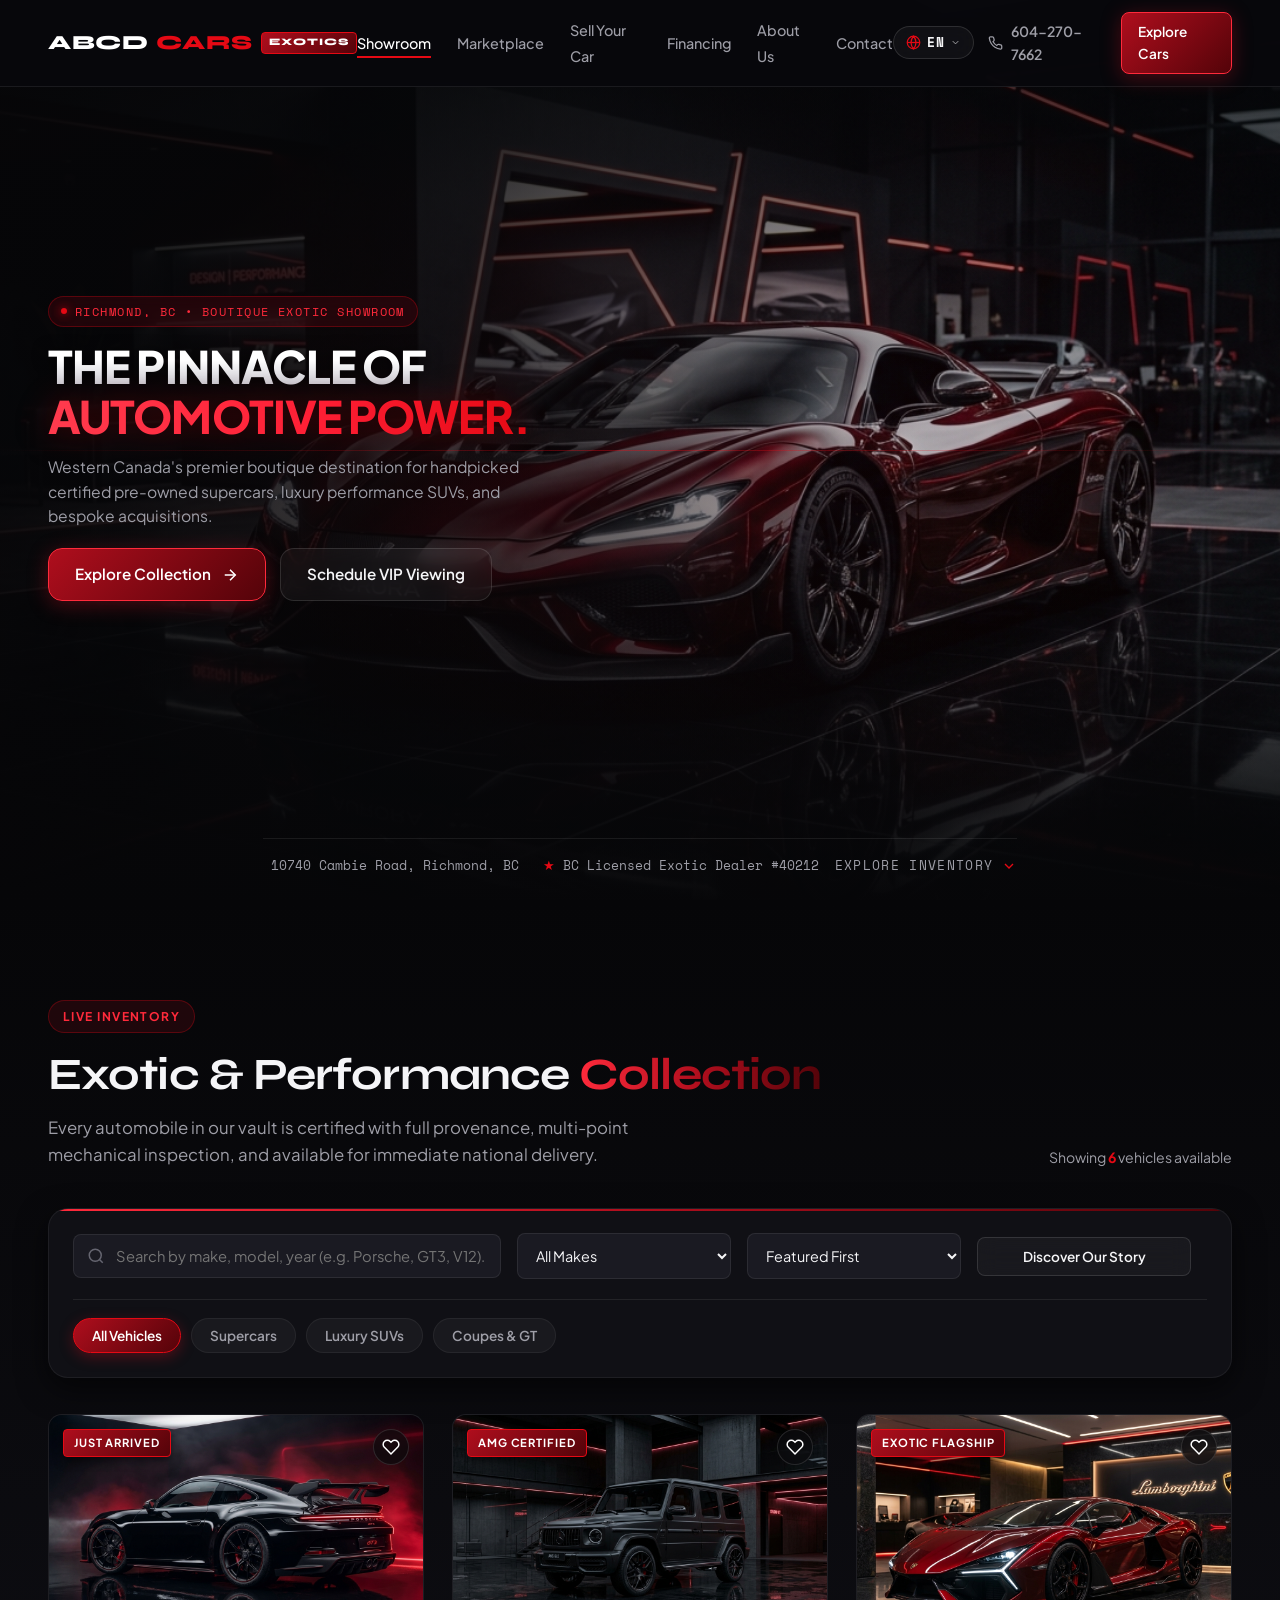
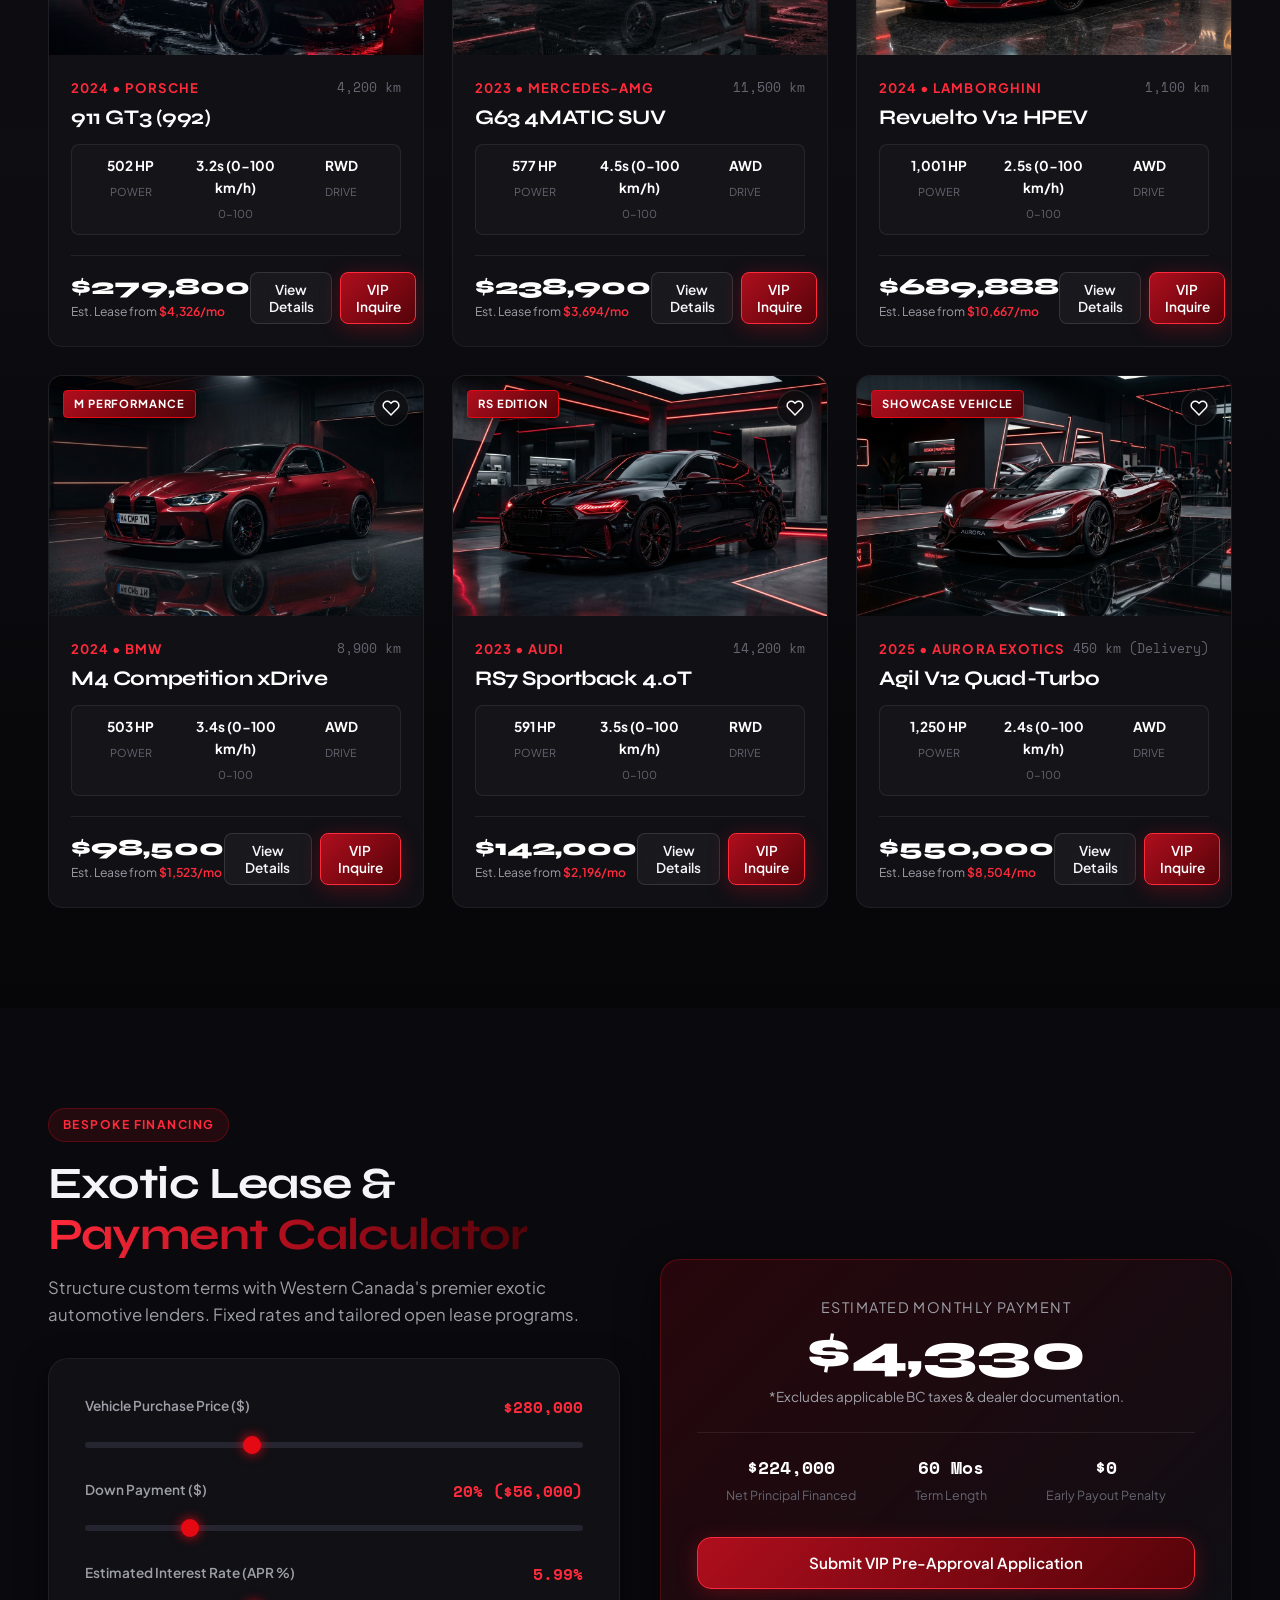
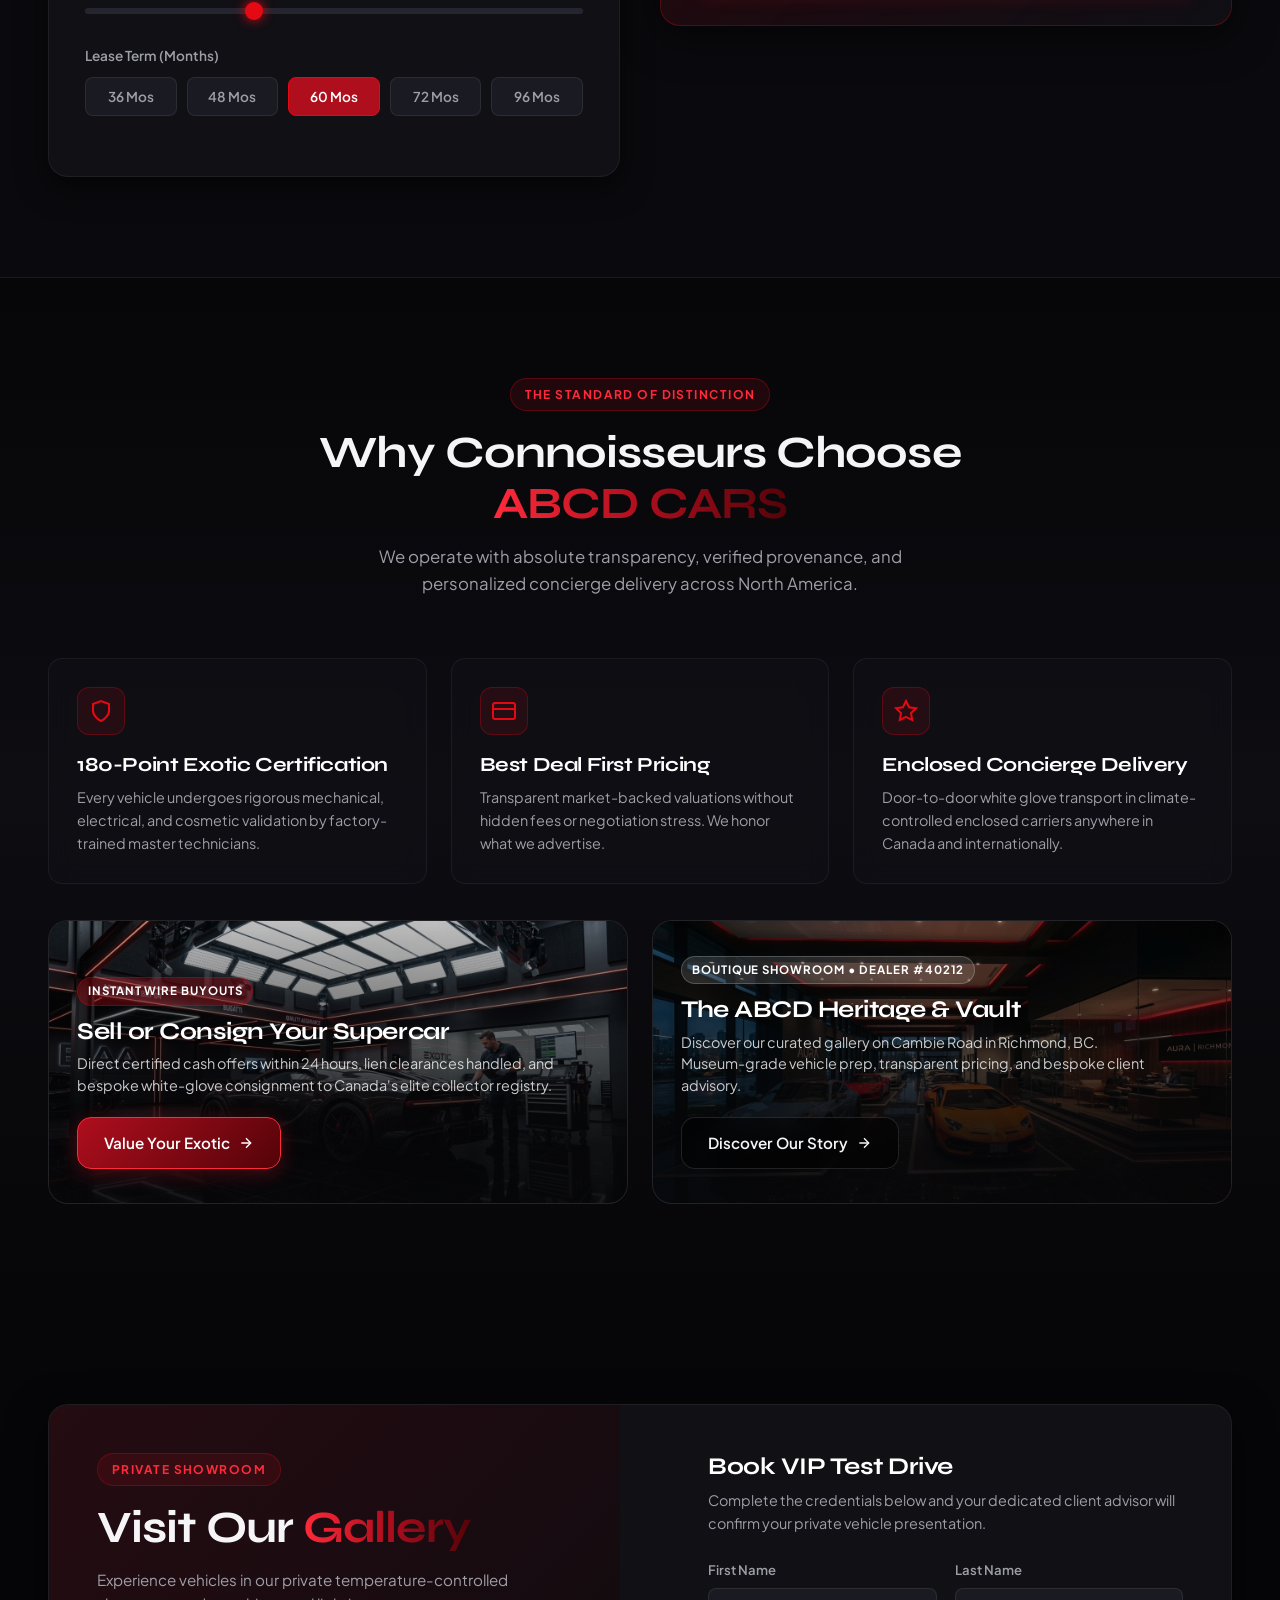
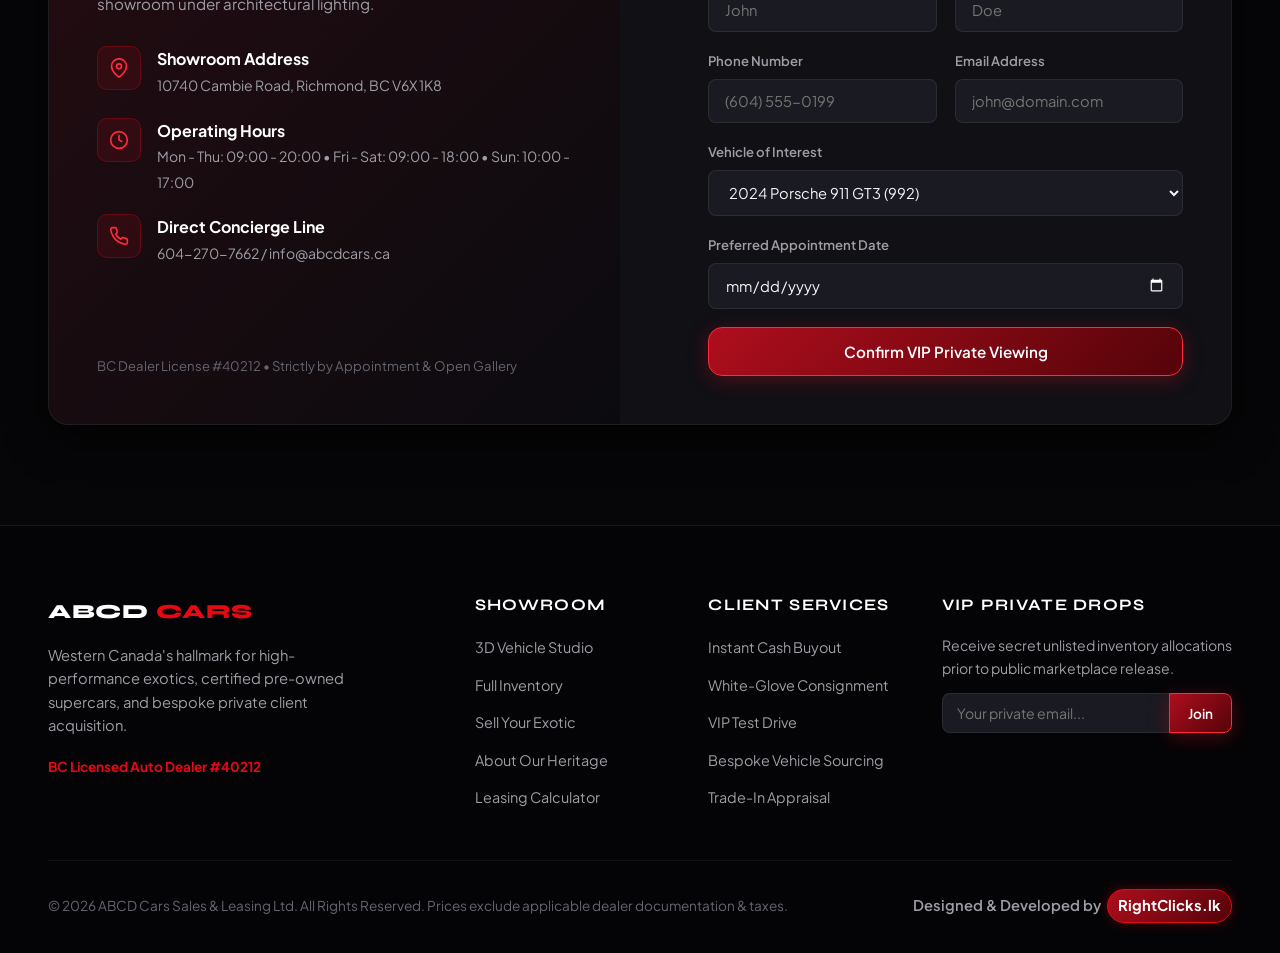
<file: index.html>
<!DOCTYPE html>
<html lang="en">
<head>
  <meta charset="UTF-8">
  <meta name="viewport" content="width=device-width, initial-scale=1.0">
  <title>ABCD CARS | Luxury & Exotic Automotive Marketplace</title>
  <meta name="description" content="Discover rare, certified pre-owned and exotic supercars. Premium automotive marketplace with real-time 3D vehicle studio, bespoke financing, and VIP concierge.">
  <meta name="theme-color" content="#060608">

  <!-- Open Graph Meta Tags -->
  <meta property="og:title" content="ABCD CARS | Luxury & Exotic Automotive Marketplace">
  <meta property="og:description" content="Explore premier luxury vehicles, supercars, and certified pre-owned exotics in our 3D interactive showroom.">
  <meta property="og:type" content="website">

  <!-- Google Fonts -->
  <link rel="preconnect" href="https://fonts.googleapis.com">
  <link rel="preconnect" href="https://fonts.gstatic.com" crossorigin>
  <link href="https://fonts.googleapis.com/css2?family=Plus+Jakarta+Sans:wght@400;500;600;700;800&family=Space+Mono:wght@400;700&family=Syne:wght@600;700;800&display=swap" rel="stylesheet">

  <!-- Stylesheet -->
  <link rel="stylesheet" href="css/style.css">

  <!-- Three.js 3D Library for Interactive Hero Car Rotation -->
  <script src="js/three.min.js"></script>
</head>
<body>

  <!-- ==========================================================================
       TOP NAVIGATION BAR
       ========================================================================== -->
  <header class="site-header">
    <div class="container nav-wrapper">
      <a href="#hero" class="brand-logo" id="main-brand-logo">
        ABCD <span class="red-accent">CARS</span>
        <span class="brand-badge">EXOTICS</span>
      </a>

      <nav class="desktop-nav">
        <ul class="nav-links">
          <li><a href="#hero" class="nav-link active" data-i18n="nav.showroom">Showroom</a></li>
          <li><a href="#marketplace" class="nav-link" data-i18n="nav.marketplace">Marketplace</a></li>
          <li><a href="sell-your-car.html" class="nav-link" data-i18n="nav.sellCar">Sell Your Car</a></li>
          <li><a href="#financing" class="nav-link" data-i18n="nav.financing">Financing</a></li>
          <li><a href="about.html" class="nav-link" data-i18n="nav.aboutUs">About Us</a></li>
          <li><a href="#contact" class="nav-link" data-i18n="nav.contact">Contact</a></li>
        </ul>
      </nav>

      <div class="nav-actions">
        <!-- Native Language Translation Dropdown -->
        <div class="lang-selector-wrap" id="lang-selector-desktop">
          <button class="lang-btn" id="lang-menu-btn" aria-haspopup="true" aria-expanded="false" aria-label="Change Language">
            <span class="lang-globe-icon">
              <svg width="15" height="15" viewBox="0 0 24 24" fill="none" stroke="currentColor" stroke-width="2">
                <circle cx="12" cy="12" r="10"></circle>
                <line x1="2" y1="12" x2="22" y2="12"></line>
                <path d="M12 2a15.3 15.3 0 0 1 4 10 15.3 15.3 0 0 1-4 10 15.3 15.3 0 0 1-4-10 15.3 15.3 0 0 1 4-10z"></path>
              </svg>
            </span>
            <span class="current-lang-code" id="desktop-current-lang">EN</span>
            <svg class="lang-chevron" width="11" height="11" viewBox="0 0 24 24" fill="none" stroke="currentColor" stroke-width="2"><polyline points="6 9 12 15 18 9"></polyline></svg>
          </button>
          <div class="lang-dropdown-menu" id="lang-dropdown-menu">
            <button class="lang-option active" data-lang="en">
              <span class="lang-flag">🇬🇧</span>
              <span class="lang-title">English</span>
              <span class="lang-native">EN</span>
            </button>
            <button class="lang-option" data-lang="zh">
              <span class="lang-flag">🇨🇳</span>
              <span class="lang-title">Chinese</span>
              <span class="lang-native">中文</span>
            </button>
            <button class="lang-option" data-lang="fr">
              <span class="lang-flag">🇫🇷</span>
              <span class="lang-title">French</span>
              <span class="lang-native">Français</span>
            </button>
            <button class="lang-option" data-lang="hi">
              <span class="lang-flag">🇮🇳</span>
              <span class="lang-title">Hindi</span>
              <span class="lang-native">हिन्दी</span>
            </button>
            <button class="lang-option" data-lang="pa">
              <span class="lang-flag">🇮🇳</span>
              <span class="lang-title">Punjabi</span>
              <span class="lang-native">ਪੰਜਾਬੀ</span>
            </button>
          </div>
        </div>

        <a href="tel:6042707662" class="tel-link">
          <svg width="16" height="16" viewBox="0 0 24 24" fill="none" stroke="currentColor" stroke-width="2">
            <path d="M22 16.92v3a2 2 0 0 1-2.18 2 19.79 19.79 0 0 1-8.63-3.07 19.5 19.5 0 0 1-6-6 19.79 19.79 0 0 1-3.07-8.67A2 2 0 0 1 4.11 2h3a2 2 0 0 1 2 1.72 12.84 12.84 0 0 0 .7 2.81 2 2 0 0 1-.45 2.11L8.09 9.91a16 16 0 0 0 6 6l1.27-1.27a2 2 0 0 1 2.11-.45 12.84 12.84 0 0 0 2.81.7A2 2 0 0 1 22 16.92z"></path>
          </svg>
          <span>604-270-7662</span>
        </a>
        <a href="#marketplace" class="btn btn-primary btn-sm" data-i18n="nav.exploreCars">Explore Cars</a>
        
        <!-- Unmissable Mobile Hamburger Button -->
        <button class="mobile-menu-toggle" id="mobile-menu-toggle" aria-label="Toggle Navigation Menu">
          <span class="burger-bars">
            <span></span>
            <span></span>
            <span></span>
          </span>
          <span data-i18n="nav.menu">MENU</span>
        </button>
      </div>
    </div>
  </header>

  <!-- Dedicated Slide-In Mobile Navigation Drawer -->
  <div class="mobile-nav-drawer" id="mobile-nav-drawer">
    <div class="mobile-nav-header">
      <span class="brand-logo" style="font-size: 1.25rem;">
        ABCD <span class="red-accent">CARS</span>
        <span class="brand-badge" style="font-size: 0.65rem;">EXOTICS</span>
      </span>
      <button class="mobile-nav-close" id="mobile-nav-close" aria-label="Close Menu">&times;</button>
    </div>

    <!-- Mobile Language Selector Strip -->
    <div class="mobile-lang-strip">
      <div class="mobile-lang-title">
        <svg width="13" height="13" viewBox="0 0 24 24" fill="none" stroke="currentColor" stroke-width="2">
          <circle cx="12" cy="12" r="10"></circle>
          <line x1="2" y1="12" x2="22" y2="12"></line>
          <path d="M12 2a15.3 15.3 0 0 1 4 10 15.3 15.3 0 0 1-4 10 15.3 15.3 0 0 1-4-10 15.3 15.3 0 0 1 4-10z"></path>
        </svg>
        <span data-i18n="nav.selectLanguage">Select Language</span>
      </div>
      <div class="mobile-lang-pills">
        <button class="mobile-lang-pill active" data-lang="en">🇬🇧 EN</button>
        <button class="mobile-lang-pill" data-lang="zh">🇨🇳 中文</button>
        <button class="mobile-lang-pill" data-lang="fr">🇫🇷 FR</button>
        <button class="mobile-lang-pill" data-lang="hi">🇮🇳 हिन्दी</button>
        <button class="mobile-lang-pill" data-lang="pa">🇮🇳 ਪੰਜਾਬੀ</button>
      </div>
    </div>

    <ul class="mobile-nav-list">
      <li>
        <a href="#hero" class="mobile-nav-link active">
          <svg width="18" height="18" viewBox="0 0 24 24" fill="none" stroke="currentColor" stroke-width="2"><polygon points="5 3 19 12 5 21 5 3"></polygon></svg>
          <span data-i18n="nav.cinema">Showroom Cinema</span>
        </a>
      </li>
      <li>
        <a href="#marketplace" class="mobile-nav-link">
          <svg width="18" height="18" viewBox="0 0 24 24" fill="none" stroke="currentColor" stroke-width="2"><circle cx="9" cy="21" r="1"></circle><circle cx="20" cy="21" r="1"></circle><path d="M1 1h4l2.68 13.39a2 2 0 0 0 2 1.61h9.72a2 2 0 0 0 2-1.61L23 6H6"></path></svg>
          <span data-i18n="nav.inventoryMobile">Marketplace & Inventory</span>
        </a>
      </li>
      <li>
        <a href="sell-your-car.html" class="mobile-nav-link">
          <svg width="18" height="18" viewBox="0 0 24 24" fill="none" stroke="currentColor" stroke-width="2"><line x1="12" y1="1" x2="12" y2="23"></line><path d="M17 5H9.5a3.5 3.5 0 0 0 0 7h5a3.5 3.5 0 0 1 0 7H6"></path></svg>
          <span data-i18n="nav.sellConsignMobile">Sell / Consign Your Car</span>
        </a>
      </li>
      <li>
        <a href="#financing" class="mobile-nav-link">
          <svg width="18" height="18" viewBox="0 0 24 24" fill="none" stroke="currentColor" stroke-width="2"><rect x="1" y="4" width="22" height="16" rx="2" ry="2"></rect><line x1="1" y1="10" x2="23" y2="10"></line></svg>
          <span data-i18n="nav.calcMobile">Financing & Lease Calculator</span>
        </a>
      </li>
      <li>
        <a href="about.html" class="mobile-nav-link">
          <svg width="18" height="18" viewBox="0 0 24 24" fill="none" stroke="currentColor" stroke-width="2"><polygon points="12 2 15.09 8.26 22 9.27 17 14.14 18.18 21.02 12 17.77 5.82 21.02 7 14.14 2 9.27 8.91 8.26 12 2"></polygon></svg>
          <span data-i18n="nav.aboutMobile">About ABCD Exotics</span>
        </a>
      </li>
      <li>
        <a href="#contact" class="mobile-nav-link">
          <svg width="18" height="18" viewBox="0 0 24 24" fill="none" stroke="currentColor" stroke-width="2"><path d="M21 10c0 7-9 13-9 13s-9-6-9-13a9 9 0 0 1 18 0z"></path><circle cx="12" cy="10" r="3"></circle></svg>
          <span data-i18n="nav.contactMobile">Showroom & Contact</span>
        </a>
      </li>
    </ul>

    <div class="mobile-nav-footer">
      <a href="tel:6042707662" class="btn btn-outline" style="width: 100%; margin-bottom: 12px; justify-content: center; font-size: 0.88rem;">
        📞 <span data-i18n="nav.callConcierge">Call Concierge</span> (604) 270-7662
      </a>
      <a href="#contact" class="btn btn-primary" style="width: 100%; justify-content: center; font-size: 0.88rem;" data-i18n="nav.bookVip">
        Book VIP Viewing
      </a>
    </div>
  </div>
  <div class="mobile-nav-backdrop" id="mobile-nav-backdrop"></div>

  <main>
    <!-- ==========================================================================
         HERO SECTION: 3D INTERACTIVE CAR WITH CURSOR ROTATION
         ========================================================================== -->
    <section class="hero-section" id="hero">
      <!-- Full-Bleed Video Background (Autoplay + Cursor Angle Scrub) -->
      <div class="hero-video-bg">
        <video id="hero-main-video" class="hero-main-video" autoplay muted loop playsinline poster="images/hero_car.jpg">
          <source src="videos/abcd_hero_web.mp4" type="video/mp4">
          <source src="videos/abcd_hero_cinematic.mp4" type="video/mp4">
          Your browser does not support HTML5 video.
        </video>
        <div class="hero-video-overlay"></div>
        <div class="hero-ambient-line"></div>
      </div>

      <!-- Hero Main Branding & Action Content -->
      <div class="container hero-content-wrapper">
        <div class="hero-content">
          <div class="hero-kicker">
            <span class="pulse-dot"></span>
            <span data-i18n="hero.kicker">Richmond, BC • Boutique Exotic Showroom</span>
          </div>

          <h1 class="hero-headline" data-i18n="hero.headline">
            <span class="text-gradient">The Pinnacle of</span><br>
            <span class="text-red">Automotive Power.</span>
          </h1>

          <p class="hero-desc" data-i18n="hero.desc">
            Western Canada's premier boutique destination for handpicked certified pre-owned supercars, luxury performance SUVs, and bespoke acquisitions.
          </p>

          <div class="hero-cta-group">
            <a href="#marketplace" class="btn btn-primary">
              <span data-i18n="hero.ctaExplore">Explore Collection</span>
              <svg width="18" height="18" viewBox="0 0 24 24" fill="none" stroke="currentColor" stroke-width="2">
                <line x1="5" y1="12" x2="19" y2="12"></line>
                <polyline points="12 5 19 12 12 19"></polyline>
              </svg>
            </a>
            <a href="#contact" class="btn btn-outline" data-i18n="hero.ctaVip">
              Schedule VIP Viewing
            </a>
          </div>
        </div>
      </div>

      <!-- Bottom Minimal Showroom Highlights Bar -->
      <div class="container" style="position: relative; z-index: 10;">
        <div class="hero-bottom-bar">
          <div style="display: flex; align-items: center; gap: 24px; flex-wrap: wrap;">
            <div style="display: flex; align-items: center; gap: 8px; font-family: var(--font-mono); font-size: 0.82rem; color: var(--text-muted);">
              <span class="pulse-dot"></span>
              <span data-i18n="hero.address">10740 Cambie Road, Richmond, BC</span>
            </div>
            <div style="display: flex; align-items: center; gap: 8px; font-family: var(--font-mono); font-size: 0.82rem; color: var(--text-muted);">
              <span style="color: var(--red-bright);">★</span>
              <span data-i18n="hero.dealerLicense">BC Licensed Exotic Dealer #40212</span>
            </div>
          </div>

          <a href="#marketplace" style="display: flex; align-items: center; gap: 8px; font-family: var(--font-mono); font-size: 0.82rem; color: var(--text-muted); text-transform: uppercase; letter-spacing: 0.1em;">
            <span data-i18n="hero.exploreInventory">Explore Inventory</span>
            <svg width="16" height="16" viewBox="0 0 24 24" fill="none" stroke="var(--red-bright)" stroke-width="2">
              <polyline points="6 9 12 15 18 9"></polyline>
            </svg>
          </a>
        </div>
      </div>
    </section>

    <!-- ==========================================================================
         MARKETPLACE & INVENTORY SECTION
         ========================================================================== -->
    <section class="marketplace-section" id="marketplace">
      <div class="container">
        <!-- Section Header -->
        <div class="marketplace-header">
          <div>
            <div class="section-tag" data-i18n="market.tag">Live Inventory</div>
            <h2 class="section-title" data-i18n="market.title">Exotic & Performance <span>Collection</span></h2>
            <p class="section-subtitle" data-i18n="market.subtitle">
              Every automobile in our vault is certified with full provenance, multi-point mechanical inspection, and available for immediate national delivery.
            </p>
          </div>
          <div class="results-count" id="results-count">
            Loading inventory...
          </div>
        </div>

        <!-- Filter & Search Toolbar -->
        <div class="marketplace-toolbar">
          <div class="filter-row-top">
            <!-- Search bar -->
            <div class="search-input-wrap">
              <svg class="search-icon" width="18" height="18" viewBox="0 0 24 24" fill="none" stroke="currentColor" stroke-width="2">
                <circle cx="11" cy="11" r="8"></circle>
                <line x1="21" y1="21" x2="16.65" y2="16.65"></line>
              </svg>
              <input type="text" id="search-input" data-i18n-placeholder="market.searchPlaceholder" placeholder="Search by make, model, year (e.g. Porsche, GT3, V12)...">
            </div>

            <!-- Make Selector -->
            <div class="custom-select-wrap">
              <select id="make-filter">
                <option value="all">All Makes</option>
                <option value="Porsche">Porsche</option>
                <option value="Mercedes-AMG">Mercedes-AMG</option>
                <option value="Lamborghini">Lamborghini</option>
                <option value="BMW">BMW</option>
                <option value="Audi">Audi</option>
                <option value="Aurora Exotics">Aurora Exotics</option>
              </select>
            </div>

            <!-- Sort By -->
            <div class="custom-select-wrap">
              <select id="sort-filter">
                <option value="default">Featured First</option>
                <option value="price-asc">Price: Low to High</option>
                <option value="price-desc">Price: High to Low</option>
                <option value="year-desc">Newest Year</option>
                <option value="power-desc">Highest Horsepower</option>
              </select>
            </div>

            <!-- Direct CTA -->
            <a href="#contact" class="btn btn-outline btn-sm" data-i18n="exp.card2Btn">Bespoke Sourcing</a>
          </div>

          <!-- Category Pill Tabs -->
          <div class="category-tabs">
            <button class="tab-btn active" data-category="all" data-i18n="market.all">All Vehicles</button>
            <button class="tab-btn" data-category="supercars" data-i18n="market.supercars">Supercars & Hypercars</button>
            <button class="tab-btn" data-category="suvs" data-i18n="market.suvs">Luxury Performance SUVs</button>
            <button class="tab-btn" data-category="coupes" data-i18n="market.coupes">Grand Tourers & Coupes</button>
          </div>
        </div>

        <!-- Car Cards Grid -->
        <div class="car-inventory-grid" id="vehicle-grid">
          <!-- Dynamically populated via js/marketplace.js -->
        </div>
      </div>
    </section>

    <!-- ==========================================================================
         FINANCING & LEASING CALCULATOR
         ========================================================================== -->
    <section class="calculator-section" id="financing">
      <div class="container">
        <div class="calc-grid">
          <div>
            <div class="section-tag" data-i18n="calc.tag">Bespoke Financing</div>
            <h2 class="section-title" data-i18n="calc.title">Prestige <span>Leasing & Finance</span></h2>
            <p class="section-subtitle" style="margin-bottom: 30px;" data-i18n="calc.subtitle">
              Take advantage of our flexible exotic leasing, competitive financing rates up to 96 months OAC, and open-ended balloon structures.
            </p>

            <div class="calc-card">
              <!-- Vehicle Price Slider -->
              <div class="calc-field-group">
                <div class="calc-field-header">
                  <label for="calc-price-slider" data-i18n="calc.vehiclePrice">Vehicle Purchase Price ($)</label>
                  <span class="calc-val-display" id="calc-price-disp">$279,800</span>
                </div>
                <input type="range" class="calc-slider" id="calc-price-slider" min="50000" max="750000" step="5000" value="279800">
              </div>

              <!-- Down Payment Slider -->
              <div class="calc-field-group">
                <div class="calc-field-header">
                  <label for="calc-down-slider" data-i18n="calc.downPayment">Down Payment ($)</label>
                  <span class="calc-val-display" id="calc-down-disp">20% ($55,960)</span>
                </div>
                <input type="range" class="calc-slider" id="calc-down-slider" min="10" max="60" step="5" value="20">
              </div>

              <!-- Interest Rate (APR) -->
              <div class="calc-field-group">
                <div class="calc-field-header">
                  <label for="calc-apr-slider" data-i18n="calc.interestRate">Estimated APR</label>
                  <span class="calc-val-display" id="calc-apr-disp">5.99%</span>
                </div>
                <input type="range" class="calc-slider" id="calc-apr-slider" min="2.99" max="11.99" step="0.25" value="5.99">
              </div>

              <!-- Loan Term Selector -->
              <div class="calc-field-group">
                <label style="font-size: 0.85rem; font-weight: 600; color: var(--text-muted); display: block; margin-bottom: 10px;" data-i18n="calc.termMonths">Lease Term (Months)</label>
                <div class="term-selector">
                  <button class="term-btn" data-term="36">36 Mos</button>
                  <button class="term-btn" data-term="48">48 Mos</button>
                  <button class="term-btn active" data-term="60">60 Mos</button>
                  <button class="term-btn" data-term="72">72 Mos</button>
                  <button class="term-btn" data-term="96">96 Mos</button>
                </div>
              </div>
            </div>
          </div>

          <!-- Calculation Result Summary Box -->
          <div class="calc-result-box">
            <div class="calc-monthly-label" data-i18n="calc.monthlyEst">Estimated Monthly Payment</div>
            <div class="calc-monthly-amount" id="calc-monthly-disp">$4,324<span>/mo</span></div>
            <p style="color: var(--text-muted); font-size: 0.85rem; margin-bottom: 24px;" data-i18n="calc.taxNotice">
              *Excludes applicable BC taxes & dealer documentation.
            </p>

            <div class="calc-breakdown-row">
              <div class="calc-breakdown-item">
                <strong id="calc-total-finance">$223,840</strong>
                <span data-i18n="calc.principal">Net Principal Financed</span>
              </div>
              <div class="calc-breakdown-item">
                <strong id="calc-term-disp">60 Mos</strong>
                <span data-i18n="calc.termLength">Term Length</span>
              </div>
              <div class="calc-breakdown-item">
                <strong>$0</strong>
                <span data-i18n="calc.earlyPayout">Early Payout Penalty</span>
              </div>
            </div>

            <div style="margin-top: 30px;">
              <a href="#contact" class="btn btn-primary" style="width: 100%;" data-i18n="calc.applyBtn">
                Submit VIP Pre-Approval Application
              </a>
            </div>
          </div>
        </div>
      </div>
    </section>

    <!-- ==========================================================================
         THE ABCD EXPERIENCE / VALUE PROPOSITIONS
         ========================================================================== -->
    <section class="marketplace-section" id="about" style="border-top: 1px solid var(--border-subtle);">
      <div class="container">
        <div style="text-align: center; max-width: 750px; margin: 0 auto 60px;">
          <div class="section-tag" data-i18n="exp.tag">The Standard of Distinction</div>
          <h2 class="section-title" data-i18n="exp.title">Why Connoisseurs Choose <span>ABCD CARS</span></h2>
          <p class="section-subtitle" style="margin: 0 auto;" data-i18n="exp.subtitle">
            We operate with absolute transparency, verified provenance, and personalized concierge delivery across North America.
          </p>
        </div>

        <div style="display: grid; grid-template-columns: repeat(auto-fit, minmax(280px, 1fr)); gap: 24px;">
          <!-- Feature 1 -->
          <div class="hero-spec-card" style="text-align: left; padding: 28px;">
            <div style="width: 48px; height: 48px; border-radius: 12px; background: var(--red-subtle); border: 1px solid var(--red-border); color: var(--red-bright); display: flex; align-items: center; justify-content: center; margin-bottom: 18px;">
              <svg width="24" height="24" viewBox="0 0 24 24" fill="none" stroke="currentColor" stroke-width="2">
                <path d="M12 22s8-4 8-10V5l-8-3-8 3v7c0 6 8 10 8 10z"></path>
              </svg>
            </div>
            <h3 style="font-size: 1.25rem; color: #fff; margin-bottom: 10px;" data-i18n="exp.feat1Title">180-Point Exotic Certification</h3>
            <p style="color: var(--text-muted); font-size: 0.9rem; line-height: 1.6;" data-i18n="exp.feat1Desc">
              Every vehicle undergoes rigorous mechanical, electrical, and cosmetic validation by factory-trained master technicians.
            </p>
          </div>

          <!-- Feature 2 -->
          <div class="hero-spec-card" style="text-align: left; padding: 28px;">
            <div style="width: 48px; height: 48px; border-radius: 12px; background: var(--red-subtle); border: 1px solid var(--red-border); color: var(--red-bright); display: flex; align-items: center; justify-content: center; margin-bottom: 18px;">
              <svg width="24" height="24" viewBox="0 0 24 24" fill="none" stroke="currentColor" stroke-width="2">
                <rect x="1" y="4" width="22" height="16" rx="2" ry="2"></rect>
                <line x1="1" y1="10" x2="23" y2="10"></line>
              </svg>
            </div>
            <h3 style="font-size: 1.25rem; color: #fff; margin-bottom: 10px;" data-i18n="exp.feat2Title">Best Deal First Pricing</h3>
            <p style="color: var(--text-muted); font-size: 0.9rem; line-height: 1.6;" data-i18n="exp.feat2Desc">
              Transparent market-backed valuations without hidden fees or negotiation stress. We honor what we advertise.
            </p>
          </div>

          <!-- Feature 3 -->
          <div class="hero-spec-card" style="text-align: left; padding: 28px;">
            <div style="width: 48px; height: 48px; border-radius: 12px; background: var(--red-subtle); border: 1px solid var(--red-border); color: var(--red-bright); display: flex; align-items: center; justify-content: center; margin-bottom: 18px;">
              <svg width="24" height="24" viewBox="0 0 24 24" fill="none" stroke="currentColor" stroke-width="2">
                <polygon points="12 2 15.09 8.26 22 9.27 17 14.14 18.18 21.02 12 17.77 5.82 21.02 7 14.14 2 9.27 8.91 8.26 12 2"></polygon>
              </svg>
            </div>
            <h3 style="font-size: 1.25rem; color: #fff; margin-bottom: 10px;" data-i18n="exp.feat3Title">Enclosed Concierge Delivery</h3>
            <p style="color: var(--text-muted); font-size: 0.9rem; line-height: 1.6;" data-i18n="exp.feat3Desc">
              Door-to-door white glove transport in climate-controlled enclosed carriers anywhere in Canada and internationally.
            </p>
          </div>
        </div>

        <!-- Dedicated Destinations: Sell Your Car & About Showroom -->
        <div style="display: grid; grid-template-columns: repeat(auto-fit, minmax(320px, 1fr)); gap: 24px; margin-top: 36px;">
          <!-- Sell Your Car Showcase Card -->
          <div class="showcase-banner-card" style="position: relative; border-radius: var(--radius-lg); overflow: hidden; border: 1px solid var(--border-subtle); background: var(--bg-card); min-height: 270px; display: flex; flex-direction: column; justify-content: flex-end; padding: 34px 28px; transition: var(--transition-base);">
            <div style="position: absolute; inset: 0; background: linear-gradient(180deg, rgba(6,6,8,0.25) 0%, rgba(6,6,8,0.92) 80%), url('images/sell_car_banner.jpg') center/cover no-repeat; z-index: 1;"></div>
            <div style="position: relative; z-index: 2;">
              <span style="background: rgba(229,9,20,0.25); border: 1px solid var(--red-border); color: #fff; font-size: 0.72rem; padding: 4px 10px; border-radius: 999px; text-transform: uppercase; letter-spacing: 0.08em; display: inline-block; margin-bottom: 12px; font-weight: 700;" data-i18n="exp.card1Badge">Instant Wire Buyouts</span>
              <h3 style="font-family: var(--font-display); font-size: 1.5rem; color: #fff; margin-bottom: 8px;" data-i18n="exp.card1Title">Sell or Consign Your Supercar</h3>
              <p style="color: rgba(255,255,255,0.78); font-size: 0.9rem; line-height: 1.5; margin-bottom: 20px; max-width: 480px;" data-i18n="exp.card1Desc">
                Direct certified cash offers within 24 hours, lien clearances handled, and bespoke white-glove consignment to Canada's elite collector registry.
              </p>
              <a href="sell-your-car.html" class="btn btn-primary" style="display: inline-flex; align-items: center; gap: 8px;">
                <span data-i18n="exp.card1Btn">Value Your Exotic</span>
                <svg width="16" height="16" viewBox="0 0 24 24" fill="none" stroke="currentColor" stroke-width="2"><line x1="5" y1="12" x2="19" y2="12"></line><polyline points="12 5 19 12 12 19"></polyline></svg>
              </a>
            </div>
          </div>

          <!-- About Us Showcase Card -->
          <div class="showcase-banner-card" style="position: relative; border-radius: var(--radius-lg); overflow: hidden; border: 1px solid var(--border-subtle); background: var(--bg-card); min-height: 270px; display: flex; flex-direction: column; justify-content: flex-end; padding: 34px 28px; transition: var(--transition-base);">
            <div style="position: absolute; inset: 0; background: linear-gradient(180deg, rgba(6,6,8,0.25) 0%, rgba(6,6,8,0.92) 80%), url('images/showroom_interior.jpg') center/cover no-repeat; z-index: 1;"></div>
            <div style="position: relative; z-index: 2;">
              <span style="background: rgba(255,255,255,0.12); border: 1px solid rgba(255,255,255,0.2); color: #fff; font-size: 0.72rem; padding: 4px 10px; border-radius: 999px; text-transform: uppercase; letter-spacing: 0.08em; display: inline-block; margin-bottom: 12px; font-weight: 700;" data-i18n="exp.card2Badge">Boutique Showroom • Dealer #40212</span>
              <h3 style="font-family: var(--font-display); font-size: 1.5rem; color: #fff; margin-bottom: 8px;" data-i18n="exp.card2Title">The ABCD Heritage & Vault</h3>
              <p style="color: rgba(255,255,255,0.78); font-size: 0.9rem; line-height: 1.5; margin-bottom: 20px; max-width: 480px;" data-i18n="exp.card2Desc">
                Discover our curated gallery on Cambie Road in Richmond, BC. Museum-grade vehicle prep, transparent pricing, and bespoke client advisory.
              </p>
              <a href="about.html" class="btn btn-outline" style="display: inline-flex; align-items: center; gap: 8px; background: rgba(0,0,0,0.5); backdrop-filter: blur(8px);">
                <span data-i18n="exp.card2Btn">Discover Our Story</span>
                <svg width="16" height="16" viewBox="0 0 24 24" fill="none" stroke="currentColor" stroke-width="2"><line x1="5" y1="12" x2="19" y2="12"></line><polyline points="12 5 19 12 12 19"></polyline></svg>
              </a>
            </div>
          </div>
        </div>
      </div>
    </section>

    <!-- ==========================================================================
         VIP TEST DRIVE & SHOWROOM CONTACT
         ========================================================================== -->
    <section class="contact-section" id="contact">
      <div class="container">
        <div class="contact-card-wrap">
          <!-- Information Panel -->
          <div class="contact-info-panel">
            <div>
              <div class="section-tag" data-i18n="contact.tag">Private Showroom</div>
              <h2 class="section-title" data-i18n="contact.title">Visit Our <span>Gallery</span></h2>
              <p style="color: var(--text-muted); font-size: 0.95rem;" data-i18n="contact.subtitle">
                Experience vehicles in our private temperature-controlled showroom under architectural lighting.
              </p>

              <ul class="showroom-details-list">
                <li class="showroom-detail-item">
                  <div class="detail-icon">
                    <svg width="20" height="20" viewBox="0 0 24 24" fill="none" stroke="currentColor" stroke-width="2">
                      <path d="M21 10c0 7-9 13-9 13s-9-6-9-13a9 9 0 0 1 18 0z"></path>
                      <circle cx="12" cy="10" r="3"></circle>
                    </svg>
                  </div>
                  <div>
                    <strong style="color: #fff; display: block;" data-i18n="contact.addressLabel">Showroom Address</strong>
                    <span style="color: var(--text-muted); font-size: 0.88rem;">10740 Cambie Road, Richmond, BC V6X 1K8</span>
                  </div>
                </li>

                <li class="showroom-detail-item">
                  <div class="detail-icon">
                    <svg width="20" height="20" viewBox="0 0 24 24" fill="none" stroke="currentColor" stroke-width="2">
                      <circle cx="12" cy="12" r="10"></circle>
                      <polyline points="12 6 12 12 16 14"></polyline>
                    </svg>
                  </div>
                  <div>
                    <strong style="color: #fff; display: block;" data-i18n="contact.hoursLabel">Operating Hours</strong>
                    <span style="color: var(--text-muted); font-size: 0.88rem;" data-i18n="contact.hoursVal">Mon - Thu: 09:00 - 20:00 • Fri - Sat: 09:00 - 18:00 • Sun: 10:00 - 17:00</span>
                  </div>
                </li>

                <li class="showroom-detail-item">
                  <div class="detail-icon">
                    <svg width="20" height="20" viewBox="0 0 24 24" fill="none" stroke="currentColor" stroke-width="2">
                      <path d="M22 16.92v3a2 2 0 0 1-2.18 2 19.79 19.79 0 0 1-8.63-3.07 19.5 19.5 0 0 1-6-6 19.79 19.79 0 0 1-3.07-8.67A2 2 0 0 1 4.11 2h3a2 2 0 0 1 2 1.72 12.84 12.84 0 0 0 .7 2.81 2 2 0 0 1-.45 2.11L8.09 9.91a16 16 0 0 0 6 6l1.27-1.27a2 2 0 0 1 2.11-.45 12.84 12.84 0 0 0 2.81.7A2 2 0 0 1 22 16.92z"></path>
                    </svg>
                  </div>
                  <div>
                    <strong style="color: #fff; display: block;" data-i18n="contact.conciergeLabel">Direct Concierge Line</strong>
                    <span style="color: var(--text-muted); font-size: 0.88rem;">604-270-7662 / info@abcdcars.ca</span>
                  </div>
                </li>
              </ul>
            </div>

            <div style="font-size: 0.82rem; color: var(--text-dim);" data-i18n="contact.licenseNotice">
              BC Dealer License #40212 • Strictly by Appointment & Open Gallery
            </div>
          </div>

          <!-- Booking Form Panel -->
          <div class="contact-form-panel">
            <h3 style="font-size: 1.5rem; color: #fff; margin-bottom: 8px;" data-i18n="contact.formTitle">Book VIP Test Drive</h3>
            <p style="color: var(--text-muted); font-size: 0.9rem;" data-i18n="contact.formDesc">
              Complete the credentials below and your dedicated client advisor will confirm your private vehicle presentation.
            </p>

            <form class="vip-booking-form">
              <div class="form-grid">
                <div class="form-group">
                  <label class="form-label" for="td-first-name" data-i18n="contact.firstName">First Name</label>
                  <input type="text" id="td-first-name" class="form-input" required placeholder="John">
                </div>
                <div class="form-group">
                  <label class="form-label" for="td-last-name" data-i18n="contact.lastName">Last Name</label>
                  <input type="text" id="td-last-name" class="form-input" required placeholder="Doe">
                </div>
                <div class="form-group">
                  <label class="form-label" for="td-phone" data-i18n="contact.phone">Phone Number</label>
                  <input type="tel" id="td-phone" class="form-input" required placeholder="(604) 555-0199">
                </div>
                <div class="form-group">
                  <label class="form-label" for="td-email" data-i18n="contact.email">Email Address</label>
                  <input type="email" id="td-email" class="form-input" required placeholder="john@domain.com">
                </div>
                <div class="form-group full-width">
                  <label class="form-label" for="td-vehicle-select" data-i18n="contact.vehicleInterest">Vehicle of Interest</label>
                  <select id="td-vehicle-select" class="form-input" style="cursor: pointer;">
                    <option value="2024 Porsche 911 GT3">2024 Porsche 911 GT3 (992)</option>
                    <option value="2023 Mercedes-AMG G63 4MATIC">2023 Mercedes-AMG G63 4MATIC</option>
                    <option value="2024 Lamborghini Revuelto V12">2024 Lamborghini Revuelto V12</option>
                    <option value="2024 BMW M4 Competition">2024 BMW M4 Competition xDrive</option>
                    <option value="2023 Audi RS7 Sportback">2023 Audi RS7 Sportback 4.0T</option>
                    <option value="2025 Aurora Agil V12">2025 Aurora Agil V12 Concept</option>
                  </select>
                </div>
                <div class="form-group full-width">
                  <label class="form-label" for="td-preferred-date" data-i18n="contact.prefDate">Preferred Appointment Date</label>
                  <input type="date" id="td-preferred-date" class="form-input" required>
                </div>
                <div class="form-group full-width">
                  <button type="submit" class="btn btn-primary" style="width: 100%; padding: 14px;" data-i18n="contact.submitBtn">
                    Confirm VIP Private Viewing
                  </button>
                </div>
              </div>
            </form>
          </div>
        </div>
      </div>
    </section>
  </main>

  <!-- ==========================================================================
       VEHICLE QUICK VIEW MODAL
       ========================================================================== -->
  <div class="modal-backdrop" id="quick-view-modal">
    <div class="modal-dialog">
      <button class="modal-close-btn" aria-label="Close Modal">&times;</button>
      <div id="modal-dynamic-content">
        <!-- Rendered dynamically via js/marketplace.js -->
      </div>
    </div>
  </div>

  <!-- ==========================================================================
       STANDALONE TEST DRIVE MODAL
       ========================================================================== -->
  <div class="modal-backdrop" id="test-drive-modal">
    <div class="modal-dialog" style="max-width: 600px; padding: 40px;">
      <button class="modal-close-btn" aria-label="Close Modal">&times;</button>
      <div class="section-tag">VIP Reservation</div>
      <h2 style="font-size: 1.8rem; margin: 8px 0 16px;">Schedule Your Private Test Drive</h2>
      <p style="color: var(--text-muted); font-size: 0.92rem; margin-bottom: 24px;">
        Take the wheel on open highway routes with our master brand specialist.
      </p>

      <form class="vip-booking-form">
        <div class="form-grid">
          <div class="form-group">
            <label class="form-label" for="m-first-name">First Name</label>
            <input type="text" id="m-first-name" class="form-input" required placeholder="Alex">
          </div>
          <div class="form-group">
            <label class="form-label" for="m-last-name">Last Name</label>
            <input type="text" id="m-last-name" class="form-input" required placeholder="Vance">
          </div>
          <div class="form-group full-width">
            <label class="form-label" for="m-phone">Contact Phone</label>
            <input type="tel" id="m-phone" class="form-input" required placeholder="(604) 789-1234">
          </div>
          <div class="form-group full-width">
            <label class="form-label" for="m-email">Email</label>
            <input type="email" id="m-email" class="form-input" required placeholder="alex@prestige.com">
          </div>
          <div class="form-group full-width">
            <button type="submit" class="btn btn-primary" style="width: 100%; padding: 14px;">
              Request Test Drive Reservation
            </button>
          </div>
        </div>
      </form>
    </div>
  </div>

  <!-- ==========================================================================
       FOOTER (WITH MANDATORY RIGHTCLICKS.LK ATTRIBUTION)
       ========================================================================== -->
  <footer class="site-footer">
    <div class="container">
      <div class="footer-top-grid">
        <!-- Brand column -->
        <div>
          <a href="#hero" class="brand-logo" style="display: inline-flex;">
            ABCD <span class="red-accent">CARS</span>
          </a>
          <p class="footer-brand-desc" data-i18n="footer.brandDesc">
            Western Canada's hallmark for high-performance exotics, certified pre-owned supercars, and bespoke private client acquisition.
          </p>
          <div style="margin-top: 18px; color: var(--red-bright); font-size: 0.85rem; font-weight: 700;" data-i18n="footer.dealerBadge">
            BC Licensed Auto Dealer #40212
          </div>
        </div>

        <!-- Quick Links -->
        <div>
          <h4 class="footer-col-title" data-i18n="footer.colShowroom">Showroom</h4>
          <ul class="footer-links">
            <li><a href="#hero" class="footer-link" data-i18n="footer.link3d">3D Vehicle Studio</a></li>
            <li><a href="#marketplace" class="footer-link" data-i18n="footer.linkInventory">Full Inventory</a></li>
            <li><a href="sell-your-car.html" class="footer-link" data-i18n="footer.linkSellExotic">Sell Your Exotic</a></li>
            <li><a href="about.html" class="footer-link" data-i18n="footer.linkHeritage">About Our Heritage</a></li>
            <li><a href="#financing" class="footer-link" data-i18n="footer.linkLeaseCalc">Leasing Calculator</a></li>
          </ul>
        </div>

        <!-- Client Services -->
        <div>
          <h4 class="footer-col-title" data-i18n="footer.colServices">Client Services</h4>
          <ul class="footer-links">
            <li><a href="sell-your-car.html" class="footer-link" data-i18n="footer.linkCashBuyout">Instant Cash Buyout</a></li>
            <li><a href="sell-your-car.html" class="footer-link" data-i18n="footer.linkConsignment">White-Glove Consignment</a></li>
            <li><a href="#contact" class="footer-link" data-i18n="footer.linkTestDrive">VIP Test Drive</a></li>
            <li><a href="about.html" class="footer-link" data-i18n="footer.linkSourcing">Bespoke Vehicle Sourcing</a></li>
            <li><a href="sell-your-car.html" class="footer-link" data-i18n="footer.linkAppraisal">Trade-In Appraisal</a></li>
          </ul>
        </div>

        <!-- Newsletter & Drops -->
        <div>
          <h4 class="footer-col-title" data-i18n="footer.colDrops">VIP Private Drops</h4>
          <p style="color: var(--text-muted); font-size: 0.88rem;" data-i18n="footer.dropsDesc">
            Receive secret unlisted inventory allocations prior to public marketplace release.
          </p>
          <form class="newsletter-form" id="newsletter-form">
            <input type="email" data-i18n-placeholder="footer.emailPlaceholder" placeholder="Your private email..." required>
            <button type="submit" class="btn btn-primary btn-sm" data-i18n="footer.join">Join</button>
          </form>
        </div>
      </div>

      <!-- Bottom Bar with User-Specified Attribution -->
      <div class="footer-bottom-bar">
        <div class="copyright-text" data-i18n="footer.copyright">
          &copy; 2026 ABCD Cars Sales & Leasing Ltd. All Rights Reserved. Prices exclude applicable dealer documentation & taxes.
        </div>

        <!-- MANDATORY ATTRIBUTION REQUIRED BY USER -->
        <div class="developer-attribution">
          <span data-i18n="footer.developedBy">Designed & Developed by</span> <span class="designer-badge">RightClicks.lk</span>
        </div>
      </div>
    </div>
  </footer>

  <!-- ==========================================================================
       MOBILE BOTTOM STICKY NAVIGATION DOCK (1-Tap Thumb Navigation)
       ========================================================================== -->
  <nav class="mobile-bottom-dock" id="mobile-bottom-dock" aria-label="Mobile Navigation Dock">
    <a href="#hero" class="dock-item active" data-target="hero">
      <svg width="20" height="20" viewBox="0 0 24 24" fill="none" stroke="currentColor" stroke-width="2">
        <polygon points="5 3 19 12 5 21 5 3"></polygon>
      </svg>
      <span data-i18n="dock.showroom">Showroom</span>
    </a>
    <a href="#marketplace" class="dock-item" data-target="marketplace">
      <svg width="20" height="20" viewBox="0 0 24 24" fill="none" stroke="currentColor" stroke-width="2">
        <circle cx="9" cy="21" r="1"></circle>
        <circle cx="20" cy="21" r="1"></circle>
        <path d="M1 1h4l2.68 13.39a2 2 0 0 0 2 1.61h9.72a2 2 0 0 0 2-1.61L23 6H6"></path>
      </svg>
      <span data-i18n="dock.inventory">Inventory</span>
    </a>
    <a href="sell-your-car.html" class="dock-item" data-target="sell">
      <svg width="20" height="20" viewBox="0 0 24 24" fill="none" stroke="currentColor" stroke-width="2">
        <line x1="12" y1="1" x2="12" y2="23"></line>
        <path d="M17 5H9.5a3.5 3.5 0 0 0 0 7h5a3.5 3.5 0 0 1 0 7H6"></path>
      </svg>
      <span data-i18n="dock.sellCar">Sell Car</span>
    </a>
    <a href="about.html" class="dock-item" data-target="about">
      <svg width="20" height="20" viewBox="0 0 24 24" fill="none" stroke="currentColor" stroke-width="2">
        <polygon points="12 2 15.09 8.26 22 9.27 17 14.14 18.18 21.02 12 17.77 5.82 21.02 7 14.14 2 9.27 8.91 8.26 12 2"></polygon>
      </svg>
      <span data-i18n="dock.about">About</span>
    </a>
    <a href="tel:6042707662" class="dock-item highlight-dock">
      <svg width="20" height="20" viewBox="0 0 24 24" fill="none" stroke="currentColor" stroke-width="2">
        <path d="M22 16.92v3a2 2 0 0 1-2.18 2 19.79 19.79 0 0 1-8.63-3.07 19.5 19.5 0 0 1-6-6 19.79 19.79 0 0 1-3.07-8.67A2 2 0 0 1 4.11 2h3a2 2 0 0 1 2 1.72 12.84 12.84 0 0 0 .7 2.81 2 2 0 0 1-.45 2.11L8.09 9.91a16 16 0 0 0 6 6l1.27-1.27a2 2 0 0 1 2.11-.45 12.84 12.84 0 0 0 2.81.7A2 2 0 0 1 22 16.92z"></path>
      </svg>
      <span data-i18n="dock.call">Call</span>
    </a>
  </nav>

  <!-- Scripts -->
  <script src="js/i18n.js"></script>
  <script src="js/herovideo.js"></script>
  <script src="js/car3d.js"></script>
  <script src="js/marketplace.js"></script>
  <script src="js/main.js"></script>
</body>
</html>
</file>
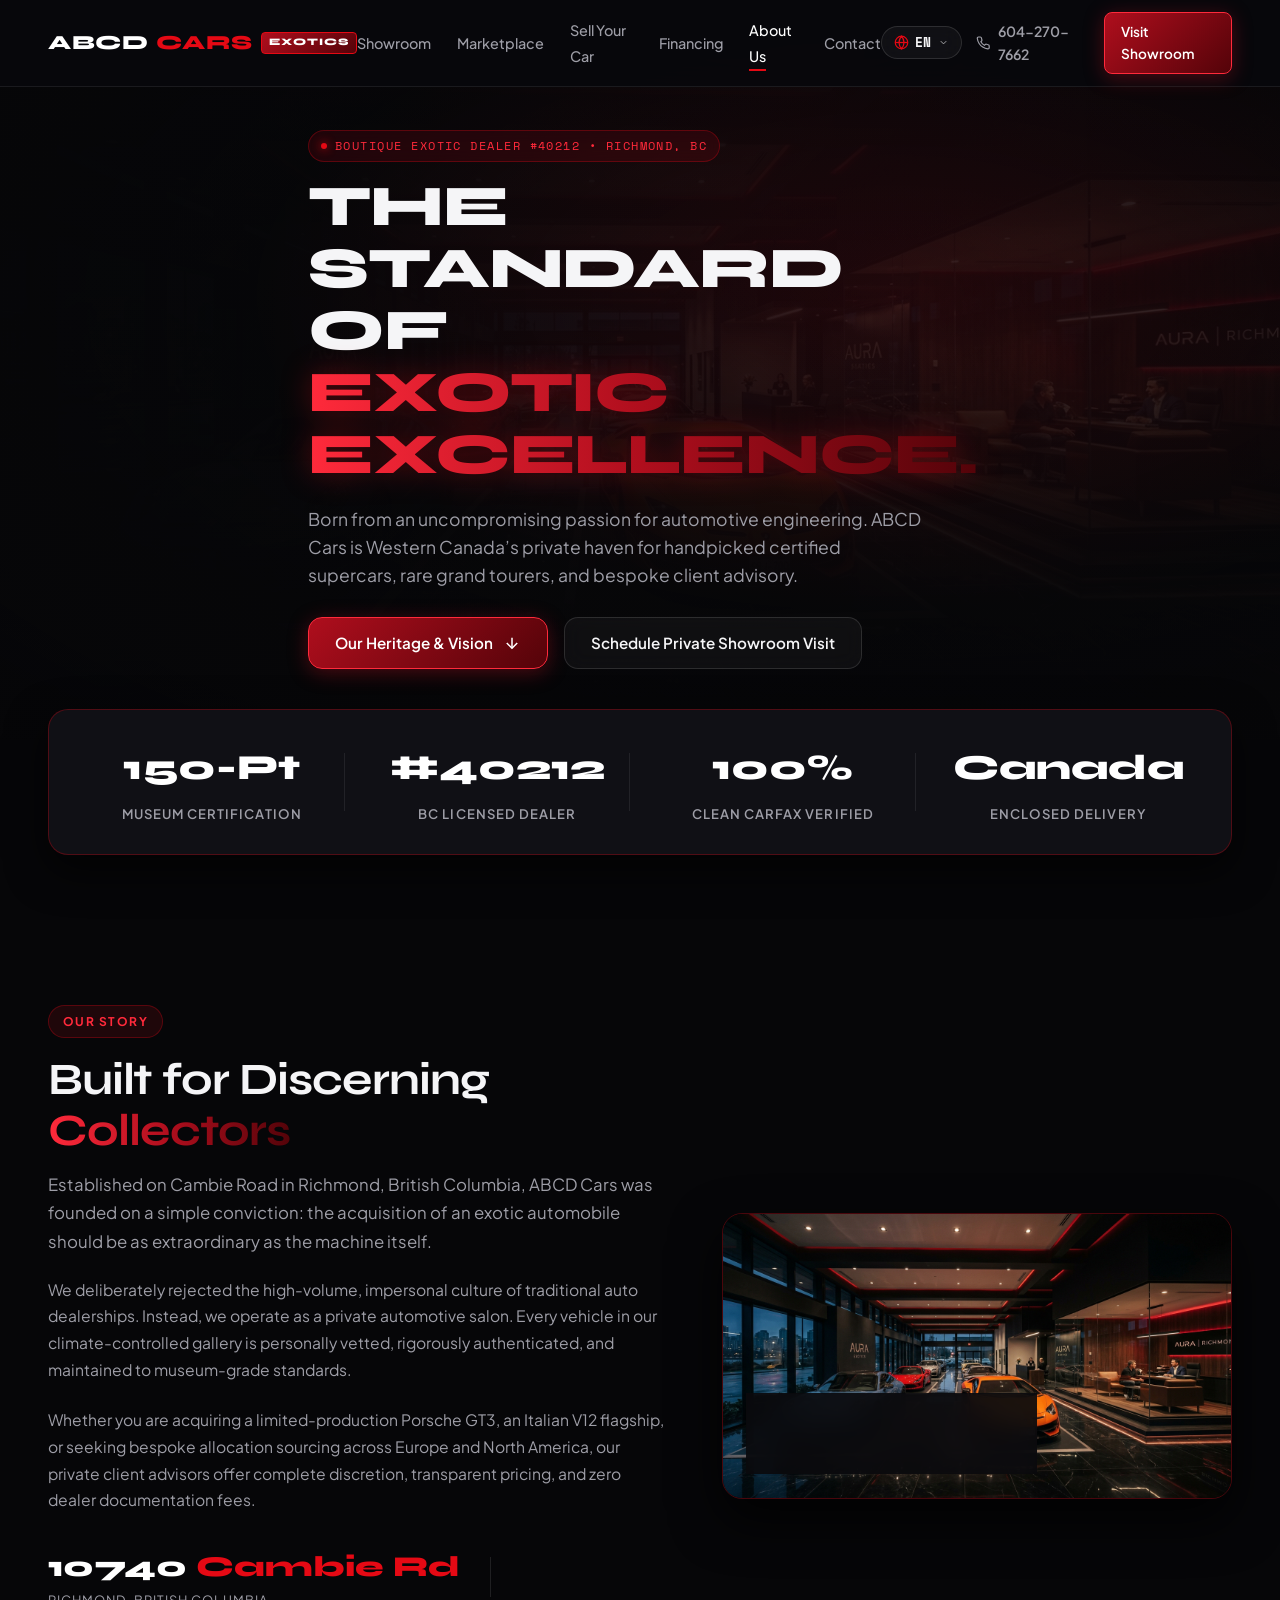
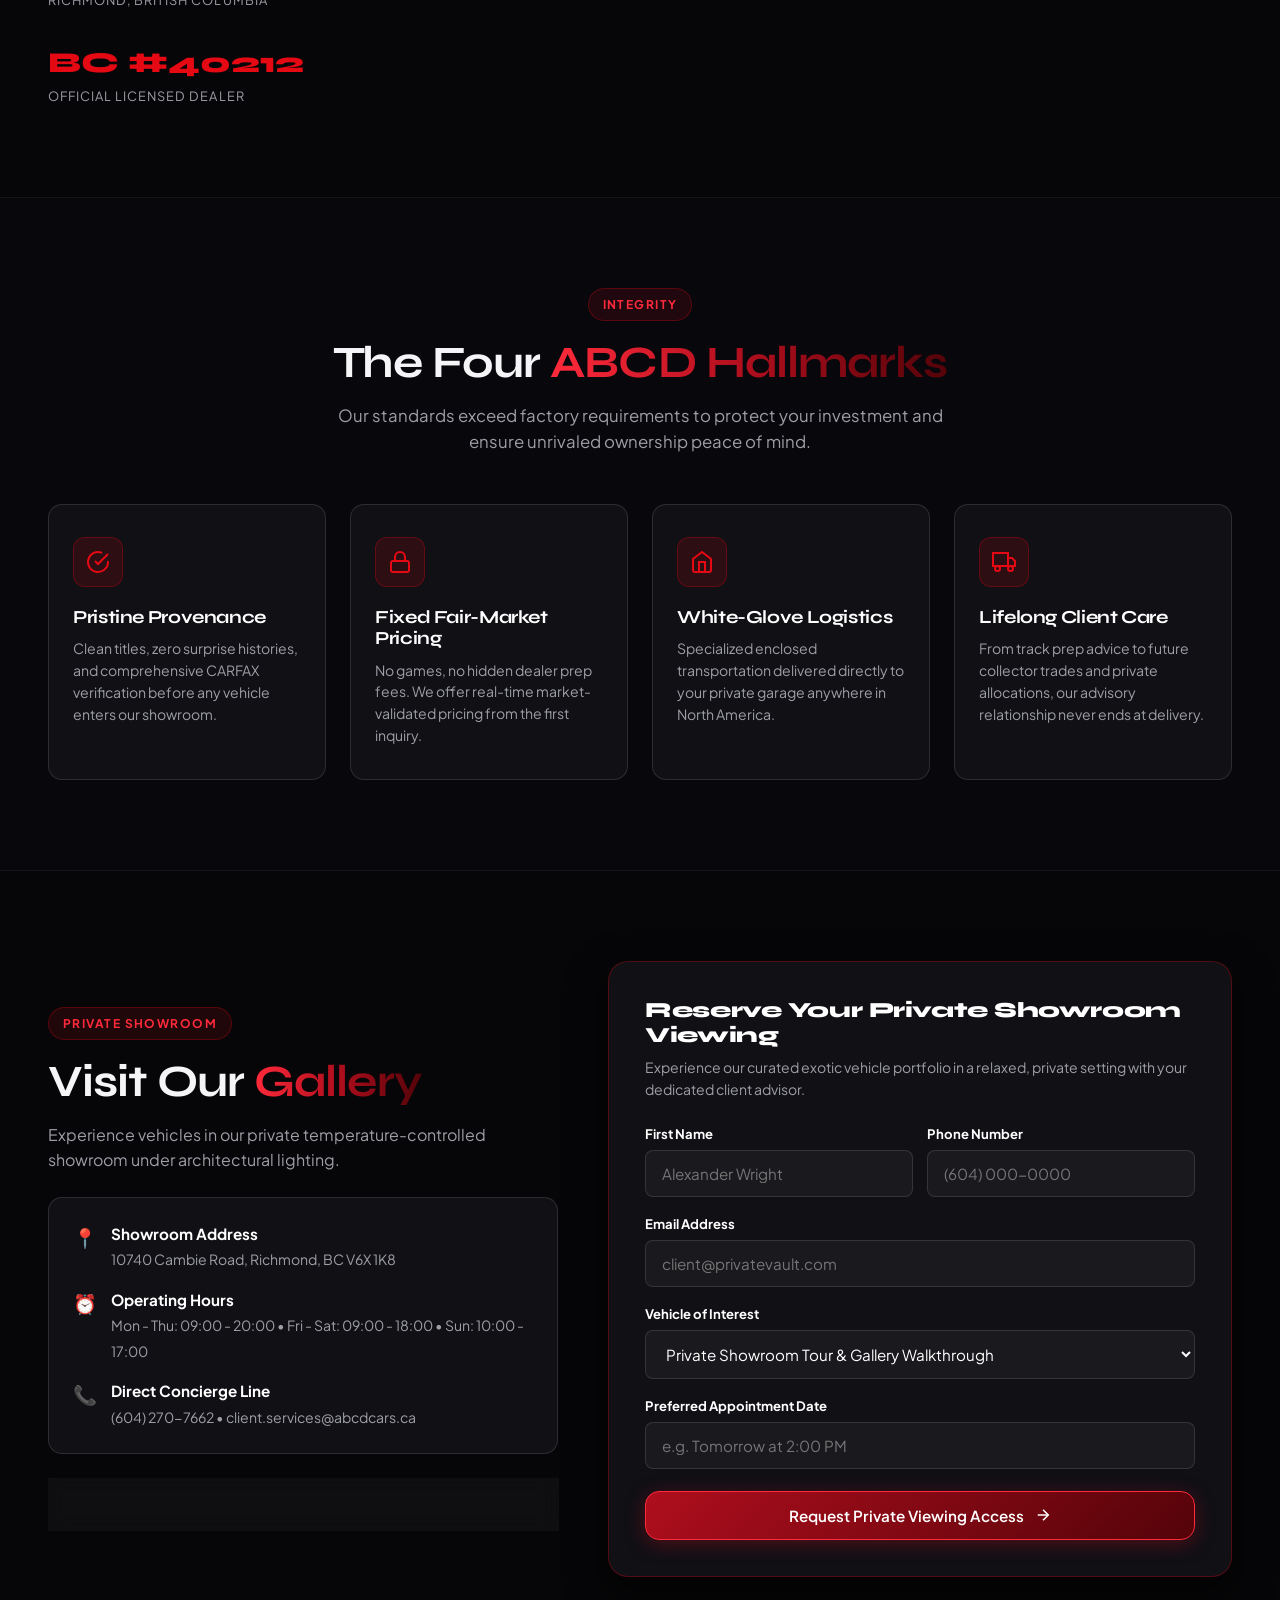
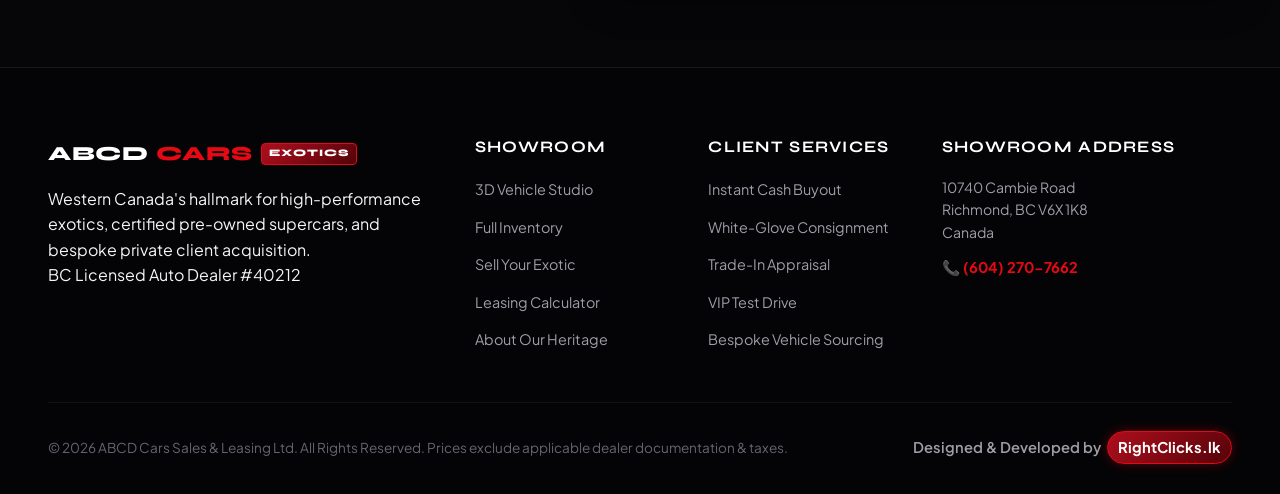
<file: about.html>
<!DOCTYPE html>
<html lang="en">

<head>
  <meta charset="UTF-8">
  <meta name="viewport" content="width=device-width, initial-scale=1.0">
  <title>About ABCD CARS | Luxury & Exotic Automotive Showroom Richmond, BC</title>
  <meta name="description"
    content="Discover ABCD Cars. Western Canada's premier boutique exotic automotive dealership in Richmond, BC. Licensed Dealer #40212 specializing in certified pre-owned supercars.">
  <meta name="theme-color" content="#060608">

  <!-- Open Graph Meta Tags -->
  <meta property="og:title" content="About ABCD CARS | Luxury & Exotic Automotive Showroom">
  <meta property="og:description"
    content="Museum-grade certification, private showroom vault, and bespoke exotic acquisitions in Richmond, BC.">
  <meta property="og:type" content="website">

  <!-- Google Fonts -->
  <link rel="preconnect" href="https://fonts.googleapis.com">
  <link rel="preconnect" href="https://fonts.gstatic.com" crossorigin>
  <link
    href="https://fonts.googleapis.com/css2?family=Plus+Jakarta+Sans:wght@400;500;600;700;800&family=Space+Mono:wght@400;700&family=Syne:wght@600;700;800&display=swap"
    rel="stylesheet">

  <!-- Stylesheet -->
  <link rel="stylesheet" href="css/style.css">
</head>

<body>

  <!-- ==========================================================================
       TOP NAVIGATION BAR
       ========================================================================== -->
  <header class="site-header">
    <div class="container nav-wrapper">
      <a href="index.html" class="brand-logo" id="main-brand-logo">
        ABCD <span class="red-accent">CARS</span>
        <span class="brand-badge">EXOTICS</span>
      </a>

      <nav class="desktop-nav">
        <ul class="nav-links">
          <li><a href="index.html#hero" class="nav-link" data-i18n="nav.showroom">Showroom</a></li>
          <li><a href="index.html#marketplace" class="nav-link" data-i18n="nav.marketplace">Marketplace</a></li>
          <li><a href="sell-your-car.html" class="nav-link" data-i18n="nav.sellCar">Sell Your Car</a></li>
          <li><a href="index.html#financing" class="nav-link" data-i18n="nav.financing">Financing</a></li>
          <li><a href="about.html" class="nav-link active" data-i18n="nav.aboutUs">About Us</a></li>
          <li><a href="index.html#contact" class="nav-link" data-i18n="nav.contact">Contact</a></li>
        </ul>
      </nav>

      <div class="nav-actions">
        <!-- Native Language Translation Dropdown -->
        <div class="lang-selector-wrap" id="lang-selector-desktop">
          <button class="lang-btn" id="lang-menu-btn" aria-haspopup="true" aria-expanded="false"
            aria-label="Change Language">
            <span class="lang-globe-icon">
              <svg width="15" height="15" viewBox="0 0 24 24" fill="none" stroke="currentColor" stroke-width="2">
                <circle cx="12" cy="12" r="10"></circle>
                <line x1="2" y1="12" x2="22" y2="12"></line>
                <path d="M12 2a15.3 15.3 0 0 1 4 10 15.3 15.3 0 0 1-4 10 15.3 15.3 0 0 1-4-10 15.3 15.3 0 0 1 4-10z">
                </path>
              </svg>
            </span>
            <span class="current-lang-code" id="desktop-current-lang">EN</span>
            <svg class="lang-chevron" width="11" height="11" viewBox="0 0 24 24" fill="none" stroke="currentColor"
              stroke-width="2">
              <polyline points="6 9 12 15 18 9"></polyline>
            </svg>
          </button>
          <div class="lang-dropdown-menu" id="lang-dropdown-menu">
            <button class="lang-option active" data-lang="en">
              <span class="lang-flag">🇬🇧</span>
              <span class="lang-title">English</span>
              <span class="lang-native">EN</span>
            </button>
            <button class="lang-option" data-lang="zh">
              <span class="lang-flag">🇨🇳</span>
              <span class="lang-title">Chinese</span>
              <span class="lang-native">中文</span>
            </button>
            <button class="lang-option" data-lang="fr">
              <span class="lang-flag">🇫🇷</span>
              <span class="lang-title">French</span>
              <span class="lang-native">Français</span>
            </button>
            <button class="lang-option" data-lang="hi">
              <span class="lang-flag">🇮🇳</span>
              <span class="lang-title">Hindi</span>
              <span class="lang-native">हिन्दी</span>
            </button>
            <button class="lang-option" data-lang="pa">
              <span class="lang-flag">🇮🇳</span>
              <span class="lang-title">Punjabi</span>
              <span class="lang-native">ਪੰਜਾਬੀ</span>
            </button>
          </div>
        </div>

        <a href="tel:6042707662" class="tel-link">
          <svg width="16" height="16" viewBox="0 0 24 24" fill="none" stroke="currentColor" stroke-width="2">
            <path
              d="M22 16.92v3a2 2 0 0 1-2.18 2 19.79 19.79 0 0 1-8.63-3.07 19.5 19.5 0 0 1-6-6 19.79 19.79 0 0 1-3.07-8.67A2 2 0 0 1 4.11 2h3a2 2 0 0 1 2 1.72 12.84 12.84 0 0 0 .7 2.81 2 2 0 0 1-.45 2.11L8.09 9.91a16 16 0 0 0 6 6l1.27-1.27a2 2 0 0 1 2.11-.45 12.84 12.84 0 0 0 2.81.7A2 2 0 0 1 22 16.92z">
            </path>
          </svg>
          <span>604-270-7662</span>
        </a>
        <a href="#visit" class="btn btn-primary btn-sm" data-i18n="nav.visitShowroom">Showroom</a>

        <!-- Mobile Hamburger Button -->
        <button class="mobile-menu-toggle" id="mobile-menu-toggle" aria-label="Toggle Navigation Menu">
          <span class="burger-bars">
            <span></span>
            <span></span>
            <span></span>
          </span>
          <span class="menu-label" data-i18n="nav.menu">MENU</span>
        </button>
      </div>
    </div>
  </header>

  <!-- Dedicated Slide-In Mobile Navigation Drawer -->
  <div class="mobile-nav-drawer" id="mobile-nav-drawer">
    <div class="mobile-nav-header">
      <span class="brand-logo" style="font-size: 1.15rem;">
        ABCD <span class="red-accent">CARS</span>
        <span class="brand-badge" style="font-size: 0.6rem;">EXOTICS</span>
      </span>
      <button class="mobile-nav-close" id="mobile-nav-close" aria-label="Close Menu">&times;</button>
    </div>

    <!-- Mobile Language Selector Strip -->
    <div class="mobile-lang-strip">
      <div class="mobile-lang-title">
        <svg width="13" height="13" viewBox="0 0 24 24" fill="none" stroke="currentColor" stroke-width="2">
          <circle cx="12" cy="12" r="10"></circle>
          <line x1="2" y1="12" x2="22" y2="12"></line>
          <path d="M12 2a15.3 15.3 0 0 1 4 10 15.3 15.3 0 0 1-4 10 15.3 15.3 0 0 1-4-10 15.3 15.3 0 0 1 4-10z"></path>
        </svg>
        <span data-i18n="nav.selectLanguage">Select Language</span>
      </div>
      <div class="mobile-lang-pills">
        <button class="mobile-lang-pill active" data-lang="en">🇬🇧 EN</button>
        <button class="mobile-lang-pill" data-lang="zh">🇨🇳 中文</button>
        <button class="mobile-lang-pill" data-lang="fr">🇫🇷 FR</button>
        <button class="mobile-lang-pill" data-lang="hi">🇮🇳 हिन्दी</button>
        <button class="mobile-lang-pill" data-lang="pa">🇮🇳 ਪੰਜਾਬੀ</button>
      </div>
    </div>

    <ul class="mobile-nav-list">
      <li>
        <a href="index.html#hero" class="mobile-nav-link">
          <svg width="18" height="18" viewBox="0 0 24 24" fill="none" stroke="currentColor" stroke-width="2">
            <polygon points="5 3 19 12 5 21 5 3"></polygon>
          </svg>
          <span data-i18n="nav.cinema">Showroom Cinema</span>
        </a>
      </li>
      <li>
        <a href="index.html#marketplace" class="mobile-nav-link">
          <svg width="18" height="18" viewBox="0 0 24 24" fill="none" stroke="currentColor" stroke-width="2">
            <circle cx="9" cy="21" r="1"></circle>
            <circle cx="20" cy="21" r="1"></circle>
            <path d="M1 1h4l2.68 13.39a2 2 0 0 0 2 1.61h9.72a2 2 0 0 0 2-1.61L23 6H6"></path>
          </svg>
          <span data-i18n="nav.inventoryMobile">Marketplace & Inventory</span>
        </a>
      </li>
      <li>
        <a href="sell-your-car.html" class="mobile-nav-link">
          <svg width="18" height="18" viewBox="0 0 24 24" fill="none" stroke="currentColor" stroke-width="2">
            <line x1="12" y1="1" x2="12" y2="23"></line>
            <path d="M17 5H9.5a3.5 3.5 0 0 0 0 7h5a3.5 3.5 0 0 1 0 7H6"></path>
          </svg>
          <span data-i18n="nav.sellConsignMobile">Sell / Consign Your Car</span>
        </a>
      </li>
      <li>
        <a href="index.html#financing" class="mobile-nav-link">
          <svg width="18" height="18" viewBox="0 0 24 24" fill="none" stroke="currentColor" stroke-width="2">
            <rect x="1" y="4" width="22" height="16" rx="2" ry="2"></rect>
            <line x1="1" y1="10" x2="23" y2="10"></line>
          </svg>
          <span data-i18n="nav.calcMobile">Financing & Lease</span>
        </a>
      </li>
      <li>
        <a href="about.html" class="mobile-nav-link active">
          <svg width="18" height="18" viewBox="0 0 24 24" fill="none" stroke="currentColor" stroke-width="2">
            <polygon
              points="12 2 15.09 8.26 22 9.27 17 14.14 18.18 21.02 12 17.77 5.82 21.02 7 14.14 2 9.27 8.91 8.26 12 2">
            </polygon>
          </svg>
          <span data-i18n="nav.aboutMobile">About ABCD Cars</span>
        </a>
      </li>
      <li>
        <a href="index.html#contact" class="mobile-nav-link">
          <svg width="18" height="18" viewBox="0 0 24 24" fill="none" stroke="currentColor" stroke-width="2">
            <path d="M21 10c0 7-9 13-9 13s-9-6-9-13a9 9 0 0 1 18 0z"></path>
            <circle cx="12" cy="10" r="3"></circle>
          </svg>
          <span data-i18n="nav.contactMobile">Showroom & Contact</span>
        </a>
      </li>
    </ul>

    <div class="mobile-nav-footer">
      <a href="tel:6042707662" class="btn btn-outline"
        style="width: 100%; margin-bottom: 12px; justify-content: center; font-size: 0.88rem;">
        📞 <span data-i18n="nav.callConcierge">Call</span> (604) 270-7662
      </a>
      <a href="#visit" class="btn btn-primary" style="width: 100%; justify-content: center; font-size: 0.88rem;"
        data-i18n="nav.bookVip">
        Book VIP Appointment
      </a>
    </div>
  </div>
  <div class="mobile-nav-backdrop" id="mobile-nav-backdrop"></div>

  <main>
    <!-- ==========================================================================
         ABOUT SUBPAGE HERO BANNER
         ========================================================================== -->
    <section class="subpage-hero" style="background-image: url('images/showroom_interior.jpg');">
      <div class="subpage-hero-overlay"></div>
      <div class="container subpage-hero-content">
        <div class="hero-kicker">
          <span class="pulse-dot"></span>
          <span data-i18n="about.kicker">Boutique Exotic Dealer #40212 • Richmond, BC</span>
        </div>

        <h1 class="subpage-hero-title" data-i18n="about.heroTitle">
          The Standard of<br>
          <span>Exotic Excellence.</span>
        </h1>

        <p class="subpage-hero-desc" data-i18n="about.heroDesc">
          Born from an uncompromising passion for automotive engineering. ABCD Cars is Western Canada’s private haven
          for handpicked certified supercars, rare grand tourers, and bespoke client advisory.
        </p>

        <div class="subpage-hero-actions">
          <a href="#heritage" class="btn btn-primary">
            <span data-i18n="about.heroCta">Our Heritage & Vision</span>
            <svg width="18" height="18" viewBox="0 0 24 24" fill="none" stroke="currentColor" stroke-width="2">
              <line x1="12" y1="5" x2="12" y2="19"></line>
              <polyline points="19 12 12 19 5 12"></polyline>
            </svg>
          </a>
          <a href="#visit" class="btn btn-outline" data-i18n="about.heroVisit">
            Schedule Private Showroom Visit
          </a>
        </div>
      </div>
    </section>

    <!-- ==========================================================================
         METRICS / STATS STRIP
         ========================================================================== -->
    <section class="stats-strip-section">
      <div class="container">
        <div class="stats-strip-grid">
          <div class="stat-item">
            <div class="stat-number" data-i18n="about.stat1Num"><span>150</span>-Pt</div>
            <div class="stat-label" data-i18n="about.stat1Label">Museum Certification</div>
          </div>
          <div class="stat-item">
            <div class="stat-number" data-i18n="about.stat2Num">#<span>40212</span></div>
            <div class="stat-label" data-i18n="about.stat2Label">BC Licensed Dealer</div>
          </div>
          <div class="stat-item">
            <div class="stat-number" data-i18n="about.stat3Num"><span>100</span>%</div>
            <div class="stat-label" data-i18n="about.stat3Label">Clean CARFAX Verified</div>
          </div>
          <div class="stat-item">
            <div class="stat-number" data-i18n="about.stat4Num"><span>Canada</span></div>
            <div class="stat-label" data-i18n="about.stat4Label">Enclosed Delivery</div>
          </div>
        </div>
      </div>
    </section>

    <!-- ==========================================================================
         HERITAGE & BOUTIQUE PHILOSOPHY
         ========================================================================== -->
    <section class="heritage-section" id="heritage">
      <div class="container">
        <div class="heritage-grid">
          <div>
            <div class="section-tag" data-i18n="about.storyTag">Our Story</div>
            <h2 class="section-title" data-i18n="about.storyTitle">Built for Discerning <span>Collectors</span></h2>
            <p style="color: var(--text-muted); font-size: 1.05rem; line-height: 1.7; margin-bottom: 20px;"
              data-i18n="about.storyP1">
              Established on Cambie Road in Richmond, British Columbia, ABCD Cars was founded on a simple conviction:
              the acquisition of an exotic automobile should be as extraordinary as the machine itself.
            </p>
            <p style="color: var(--text-muted); font-size: 0.98rem; line-height: 1.7; margin-bottom: 24px;"
              data-i18n="about.storyP2">
              We deliberately rejected the high-volume, impersonal culture of traditional auto dealerships. Instead, we
              operate as a private automotive salon. Every vehicle in our climate-controlled gallery is personally
              vetted, rigorously authenticated, and maintained to museum-grade standards.
            </p>
            <p style="color: var(--text-muted); font-size: 0.98rem; line-height: 1.7; margin-bottom: 30px;"
              data-i18n="about.storyP3">
              Whether you are acquiring a limited-production Porsche GT3, an Italian V12 flagship, or seeking bespoke
              allocation sourcing across Europe and North America, our private client advisors offer complete
              discretion, transparent pricing, and zero dealer documentation fees.
            </p>

            <div style="display: flex; align-items: center; gap: 30px; flex-wrap: wrap;">
              <div>
                <div style="font-family: var(--font-display); font-size: 1.8rem; font-weight: 800; color: #fff;">
                  10740 <span style="color: var(--red-bright);">Cambie Rd</span>
                </div>
                <div
                  style="font-size: 0.8rem; color: var(--text-muted); text-transform: uppercase; letter-spacing: 0.08em;">
                  Richmond, British Columbia
                </div>
              </div>
              <div style="height: 40px; width: 1px; background: rgba(255, 255, 255, 0.1);"></div>
              <div>
                <div
                  style="font-family: var(--font-display); font-size: 1.8rem; font-weight: 800; color: var(--red-bright);">
                  BC #40212
                </div>
                <div
                  style="font-size: 0.8rem; color: var(--text-muted); text-transform: uppercase; letter-spacing: 0.08em;">
                  Official Licensed Dealer
                </div>
              </div>
            </div>
          </div>

          <div class="heritage-image-wrapper">
            <img src="images/showroom_interior.jpg" alt="ABCD Cars Richmond Showroom Interior">
            <div class="heritage-floating-badge">
              <div class="heritage-badge-icon">
                <svg width="20" height="20" viewBox="0 0 24 24" fill="none" stroke="currentColor" stroke-width="2">
                  <path
                    d="M12 2l3.09 6.26L22 9.27l-5 4.87 1.18 6.88L12 17.77l-6.18 3.25L7 14.14 2 9.27l6.91-1.01L12 2z">
                  </path>
                </svg>
              </div>
              <div class="heritage-badge-text">
                <strong data-i18n="about.badgeTitle">Certified Exotic Collection</strong>
                <span data-i18n="about.badgeSubtitle">Climate-Controlled Vault Facility</span>
              </div>
            </div>
          </div>
        </div>
      </div>
    </section>

    <!-- ==========================================================================
         THE 4 ABCD HALLMARKS (OUR PILLARS)
         ========================================================================== -->
    <section class="hallmarks-section">
      <div class="container">
        <div style="text-align: center; max-width: 680px; margin: 0 auto;">
          <div class="section-tag" data-i18n="about.hallmarksTag">Integrity</div>
          <h2 class="section-title" data-i18n="about.hallmarksTitle">The Four <span>ABCD Hallmarks</span></h2>
          <p class="section-subtitle" style="margin: 0 auto;">
            Our standards exceed factory requirements to protect your investment and ensure unrivaled ownership peace of
            mind.
          </p>
        </div>

        <div class="hallmarks-grid">
          <div class="hallmark-card">
            <div class="hallmark-icon">
              <svg width="24" height="24" viewBox="0 0 24 24" fill="none" stroke="currentColor" stroke-width="2">
                <path d="M22 11.08V12a10 10 0 1 1-5.93-9.14"></path>
                <polyline points="22 4 12 14.01 9 11.01"></polyline>
              </svg>
            </div>
            <h4 class="hallmark-title" data-i18n="about.hallmark1Title">150-Point Certification</h4>
            <p class="hallmark-desc" data-i18n="about.hallmark1Desc">
              Electronic paint meter depth checks, laser chassis geometry scanning, dynamometer testing, and factory
              diagnostic scans to verify zero overrevs or hidden tracking.
            </p>
          </div>

          <div class="hallmark-card">
            <div class="hallmark-icon">
              <svg width="24" height="24" viewBox="0 0 24 24" fill="none" stroke="currentColor" stroke-width="2">
                <rect x="3" y="11" width="18" height="11" rx="2" ry="2"></rect>
                <path d="M7 11V7a5 5 0 0 1 10 0v4"></path>
              </svg>
            </div>
            <h4 class="hallmark-title" data-i18n="about.hallmark2Title">Provenance Guarantee</h4>
            <p class="hallmark-desc" data-i18n="about.hallmark2Desc">
              We exclusively select vehicles with clean CARFAX histories, continuous authorized service logs, verified
              odometer telemetry, and clear unencumbered titles.
            </p>
          </div>

          <div class="hallmark-card">
            <div class="hallmark-icon">
              <svg width="24" height="24" viewBox="0 0 24 24" fill="none" stroke="currentColor" stroke-width="2">
                <path d="M3 9l9-7 9 7v11a2 2 0 0 1-2 2H5a2 2 0 0 1-2-2z"></path>
                <polyline points="9 22 9 12 15 12 15 22"></polyline>
              </svg>
            </div>
            <h4 class="hallmark-title" data-i18n="about.hallmark3Title">Climate Showroom Vault</h4>
            <p class="hallmark-desc" data-i18n="about.hallmark3Desc">
              All inventory is preserved within our 24/7 climate-controlled, air-filtered Richmond showroom,
              battery-tendered and detailed using Swissvax master products.
            </p>
          </div>

          <div class="hallmark-card">
            <div class="hallmark-icon">
              <svg width="24" height="24" viewBox="0 0 24 24" fill="none" stroke="currentColor" stroke-width="2">
                <rect x="1" y="3" width="15" height="13"></rect>
                <polygon points="16 8 20 8 23 11 23 16 16 16 16 8"></polygon>
                <circle cx="5.5" cy="18.5" r="2.5"></circle>
                <circle cx="18.5" cy="18.5" r="2.5"></circle>
              </svg>
            </div>
            <h4 class="hallmark-title" data-i18n="about.hallmark4Title">Enclosed Nationwide Delivery</h4>
            <p class="hallmark-desc" data-i18n="about.hallmark4Desc">
              Whether your residence is in West Vancouver, Calgary, Toronto, or Montreal, our dedicated enclosed
              transport delivers your supercar directly to your garage.
            </p>
          </div>
        </div>
      </div>
    </section>

    <!-- ==========================================================================
         SHOWROOM LOCATION & PRIVATE APPOINTMENTS
         ========================================================================== -->
    <section class="heritage-section" id="visit" style="background: #060608;">
      <div class="container">
        <div class="heritage-grid" style="grid-template-columns: 0.9fr 1.1fr;">
          <!-- Left Info -->
          <div>
            <div class="section-tag" data-i18n="contact.tag">Private Viewing</div>
            <h2 class="section-title" data-i18n="contact.title">Visit The <span>Showroom</span></h2>
            <p style="color: var(--text-muted); font-size: 1rem; line-height: 1.6; margin-bottom: 24px;"
              data-i18n="contact.subtitle">
              We welcome private client viewings, trade appraisal consultations, and bespoke acquisition inquiries by
              appointment.
            </p>

            <div
              style="background: var(--bg-card); border: 1px solid var(--border-glass); border-radius: var(--radius-md); padding: 24px; margin-bottom: 24px;">
              <div style="display: flex; gap: 14px; margin-bottom: 16px;">
                <div style="color: var(--red-bright); font-size: 1.2rem;">📍</div>
                <div>
                  <strong style="color: #fff; font-size: 0.95rem; display: block;"
                    data-i18n="contact.addressLabel">Showroom Address</strong>
                  <span style="color: var(--text-muted); font-size: 0.88rem;">10740 Cambie Road, Richmond, BC V6X
                    1K8</span>
                </div>
              </div>

              <div style="display: flex; gap: 14px; margin-bottom: 16px;">
                <div style="color: var(--red-bright); font-size: 1.2rem;">⏰</div>
                <div>
                  <strong style="color: #fff; font-size: 0.95rem; display: block;"
                    data-i18n="contact.hoursLabel">Opening Hours</strong>
                  <span style="color: var(--text-muted); font-size: 0.88rem;" data-i18n="contact.hoursVal">Monday –
                    Saturday: 9:30 AM – 7:00 PM<br>Sunday: By VIP Appointment</span>
                </div>
              </div>

              <div style="display: flex; gap: 14px;">
                <div style="color: var(--red-bright); font-size: 1.2rem;">📞</div>
                <div>
                  <strong style="color: #fff; font-size: 0.95rem; display: block;"
                    data-i18n="contact.conciergeLabel">Private Desk</strong>
                  <span style="color: var(--text-muted); font-size: 0.88rem;">(604) 270-7662 •
                    client.services@abcdcars.ca</span>
                </div>
              </div>
            </div>

            <a href="tel:6042707662" class="btn btn-outline" style="width: 100%; justify-content: center;">
              📞 <span data-i18n="nav.callConcierge">Call Reception Directly</span>: (604) 270-7662
            </a>
          </div>

          <!-- Right Booking Form -->
          <div
            style="background: var(--bg-card); border: 1px solid var(--red-border); border-radius: var(--radius-lg); padding: 36px; box-shadow: 0 15px 40px rgba(0, 0, 0, 0.7);">
            <h3 style="font-size: 1.35rem; font-weight: 800; color: #fff; margin-bottom: 8px;"
              data-i18n="about.apptTitle">
              Schedule Private Consultation
            </h3>
            <p style="font-size: 0.88rem; color: var(--text-muted); margin-bottom: 22px;"
              data-i18n="about.apptSubtitle">
              Connect with a Senior Private Client Advisor for a personalized showroom tour or bespoke vehicle sourcing
              consultation.
            </p>

            <form id="about-appointment-form">
              <div style="display: grid; grid-template-columns: 1fr 1fr; gap: 14px; margin-bottom: 16px;">
                <div>
                  <label style="display: block; font-size: 0.82rem; font-weight: 700; color: #fff; margin-bottom: 6px;"
                    data-i18n="contact.firstName">Full Name</label>
                  <input type="text" class="valuation-input" placeholder="Alexander Wright" required>
                </div>
                <div>
                  <label style="display: block; font-size: 0.82rem; font-weight: 700; color: #fff; margin-bottom: 6px;"
                    data-i18n="contact.phone">Phone Number</label>
                  <input type="tel" class="valuation-input" placeholder="(604) 000-0000" required>
                </div>
              </div>

              <div style="margin-bottom: 16px;">
                <label style="display: block; font-size: 0.82rem; font-weight: 700; color: #fff; margin-bottom: 6px;"
                  data-i18n="contact.email">Email Address</label>
                <input type="email" class="valuation-input" placeholder="client@privatevault.com" required>
              </div>

              <div style="margin-bottom: 16px;">
                <label style="display: block; font-size: 0.82rem; font-weight: 700; color: #fff; margin-bottom: 6px;"
                  data-i18n="contact.vehicleInterest">Vehicle of Interest or Service</label>
                <select class="valuation-select">
                  <option value="showroom-tour">Private Showroom Tour & Gallery Walkthrough</option>
                  <option value="porsche-gt3">Porsche 911 GT3 (992)</option>
                  <option value="lambo-revuelto">Lamborghini Revuelto V12</option>
                  <option value="amg-g63">Mercedes-AMG G63 BiTurbo</option>
                  <option value="audi-rs7">Audi RS7 Performance</option>
                  <option value="bmw-m4">BMW M4 Competition xDrive</option>
                  <option value="bespoke-sourcing">Bespoke Exotic Sourcing / Collector Allocation</option>
                  <option value="consignment">Vehicle Consignment / Cash Buyout</option>
                </select>
              </div>

              <div style="margin-bottom: 22px;">
                <label style="display: block; font-size: 0.82rem; font-weight: 700; color: #fff; margin-bottom: 6px;"
                  data-i18n="contact.prefDate">Preferred Date & Time</label>
                <input type="text" class="valuation-input" placeholder="e.g. Tomorrow at 2:00 PM">
              </div>

              <button type="submit" class="btn btn-primary"
                style="width: 100%; justify-content: center; font-size: 0.95rem; padding: 14px;">
                <span data-i18n="about.apptSubmit">Confirm VIP Showroom Appointment</span>
                <svg width="18" height="18" viewBox="0 0 24 24" fill="none" stroke="currentColor" stroke-width="2">
                  <line x1="5" y1="12" x2="19" y2="12"></line>
                  <polyline points="12 5 19 12 12 19"></polyline>
                </svg>
              </button>
            </form>
          </div>
        </div>
      </div>
    </section>
  </main>

  <!-- ==========================================================================
       SITE FOOTER
       ========================================================================== -->
  <footer class="site-footer">
    <div class="container">
      <div class="footer-top-grid">
        <!-- Brand Info -->
        <div class="footer-brand-col">
          <a href="index.html" class="brand-logo" style="margin-bottom: 16px;">
            ABCD <span class="red-accent">CARS</span>
            <span class="brand-badge">EXOTICS</span>
          </a>
          <p class="footer-desc" data-i18n="footer.brandDesc">
            Western Canada's premier boutique destination for certified pre-owned supercars, luxury performance
            acquisitions, and white-glove consignment.
          </p>
          <div class="footer-dealer-badge">
            <span class="badge-dot"></span>
            <span data-i18n="footer.dealerBadge">BC Licensed Exotic Dealer #40212</span>
          </div>
        </div>

        <!-- Inventory Links -->
        <div>
          <h4 class="footer-col-title" data-i18n="footer.colShowroom">Showroom</h4>
          <ul class="footer-links">
            <li><a href="index.html#hero" class="footer-link" data-i18n="footer.link3d">3D Vehicle Studio</a></li>
            <li><a href="index.html#marketplace" class="footer-link" data-i18n="footer.linkInventory">Full Inventory</a>
            </li>
            <li><a href="sell-your-car.html" class="footer-link" data-i18n="footer.linkSellExotic">Sell Your Exotic</a>
            </li>
            <li><a href="index.html#financing" class="footer-link" data-i18n="footer.linkLeaseCalc">Leasing
                Calculator</a></li>
            <li><a href="about.html" class="footer-link" data-i18n="footer.linkHeritage">About Our Heritage</a></li>
          </ul>
        </div>

        <!-- Client Services -->
        <div>
          <h4 class="footer-col-title" data-i18n="footer.colServices">Client Services</h4>
          <ul class="footer-links">
            <li><a href="sell-your-car.html" class="footer-link" data-i18n="footer.linkCashBuyout">Instant Cash
                Buyout</a></li>
            <li><a href="sell-your-car.html" class="footer-link" data-i18n="footer.linkConsignment">White-Glove
                Consignment</a></li>
            <li><a href="index.html#contact" class="footer-link" data-i18n="footer.linkAppraisal">Trade-In Appraisal</a>
            </li>
            <li><a href="index.html#contact" class="footer-link" data-i18n="footer.linkTestDrive">VIP Test Drive</a>
            </li>
            <li><a href="index.html#contact" class="footer-link" data-i18n="footer.linkSourcing">Bespoke Vehicle
                Sourcing</a></li>
          </ul>
        </div>

        <!-- Location & Contact -->
        <div>
          <h4 class="footer-col-title" data-i18n="contact.addressLabel">Showroom Location</h4>
          <p style="color: var(--text-muted); font-size: 0.88rem; line-height: 1.6; margin-bottom: 12px;">
            10740 Cambie Road<br>
            Richmond, BC V6X 1K8<br>
            Canada
          </p>
          <p style="color: var(--red-bright); font-size: 0.92rem; font-weight: 700;">
            📞 (604) 270-7662
          </p>
        </div>
      </div>

      <!-- Bottom Bar with User-Specified Attribution -->
      <div class="footer-bottom-bar">
        <div class="copyright-text" data-i18n="footer.copyright">
          &copy; 2026 ABCD Cars Sales & Leasing Ltd. All Rights Reserved. Prices exclude applicable dealer documentation
          & taxes.
        </div>

        <!-- MANDATORY ATTRIBUTION REQUIRED BY USER -->
        <div class="developer-attribution">
          <span data-i18n="footer.developedBy">Designed & Developed by</span> <span
            class="designer-badge">RightClicks.lk</span>
        </div>
      </div>
    </div>
  </footer>

  <!-- ==========================================================================
       MOBILE BOTTOM STICKY NAVIGATION DOCK (1-Tap Thumb Navigation)
       ========================================================================== -->
  <nav class="mobile-bottom-dock" id="mobile-bottom-dock" aria-label="Mobile Navigation Dock">
    <a href="index.html#hero" class="dock-item" data-target="hero">
      <svg width="20" height="20" viewBox="0 0 24 24" fill="none" stroke="currentColor" stroke-width="2">
        <polygon points="5 3 19 12 5 21 5 3"></polygon>
      </svg>
      <span data-i18n="dock.showroom">Showroom</span>
    </a>
    <a href="index.html#marketplace" class="dock-item" data-target="marketplace">
      <svg width="20" height="20" viewBox="0 0 24 24" fill="none" stroke="currentColor" stroke-width="2">
        <circle cx="9" cy="21" r="1"></circle>
        <circle cx="20" cy="21" r="1"></circle>
        <path d="M1 1h4l2.68 13.39a2 2 0 0 0 2 1.61h9.72a2 2 0 0 0 2-1.61L23 6H6"></path>
      </svg>
      <span data-i18n="dock.inventory">Inventory</span>
    </a>
    <a href="sell-your-car.html" class="dock-item" data-target="sell">
      <svg width="20" height="20" viewBox="0 0 24 24" fill="none" stroke="currentColor" stroke-width="2">
        <line x1="12" y1="1" x2="12" y2="23"></line>
        <path d="M17 5H9.5a3.5 3.5 0 0 0 0 7h5a3.5 3.5 0 0 1 0 7H6"></path>
      </svg>
      <span data-i18n="dock.sellCar">Sell Car</span>
    </a>
    <a href="about.html" class="dock-item active" data-target="about">
      <svg width="20" height="20" viewBox="0 0 24 24" fill="none" stroke="currentColor" stroke-width="2">
        <polygon
          points="12 2 15.09 8.26 22 9.27 17 14.14 18.18 21.02 12 17.77 5.82 21.02 7 14.14 2 9.27 8.91 8.26 12 2">
        </polygon>
      </svg>
      <span data-i18n="dock.about">About</span>
    </a>
    <a href="tel:6042707662" class="dock-item highlight-dock">
      <svg width="20" height="20" viewBox="0 0 24 24" fill="none" stroke="currentColor" stroke-width="2">
        <path
          d="M22 16.92v3a2 2 0 0 1-2.18 2 19.79 19.79 0 0 1-8.63-3.07 19.5 19.5 0 0 1-6-6 19.79 19.79 0 0 1-3.07-8.67A2 2 0 0 1 4.11 2h3a2 2 0 0 1 2 1.72 12.84 12.84 0 0 0 .7 2.81 2 2 0 0 1-.45 2.11L8.09 9.91a16 16 0 0 0 6 6l1.27-1.27a2 2 0 0 1 2.11-.45 12.84 12.84 0 0 0 2.81.7A2 2 0 0 1 22 16.92z">
        </path>
      </svg>
      <span data-i18n="dock.call">Call</span>
    </a>
  </nav>

  <!-- i18n Translation Engine Script -->
  <script src="js/i18n.js"></script>

  <!-- Appointment Script -->
  <script>
    document.addEventListener("DOMContentLoaded", () => {
      const apptForm = document.getElementById("about-appointment-form");
      if (apptForm) {
        apptForm.addEventListener("submit", (e) => {
          e.preventDefault();
          const submitBtn = apptForm.querySelector('button[type="submit"]');
          const original = submitBtn.innerHTML;

          submitBtn.disabled = true;
          submitBtn.innerHTML = `
            <svg width="18" height="18" viewBox="0 0 24 24" fill="none" stroke="currentColor" stroke-width="2" class="spin-icon">
              <circle cx="12" cy="12" r="10"></circle>
              <path d="M12 2a10 10 0 0 1 10 10"></path>
            </svg>
            <span>Confirming VIP Appointment...</span>
          `;

          setTimeout(() => {
            submitBtn.disabled = false;
            submitBtn.innerHTML = original;
            apptForm.reset();
            alert("VIP Showroom Appointment Confirmed! Our Private Client Advisor will contact you with gate arrival details.");
          }, 1200);
        });
      }
    });
  </script>

  <script src="js/main.js"></script>
</body>

</html>
</file>
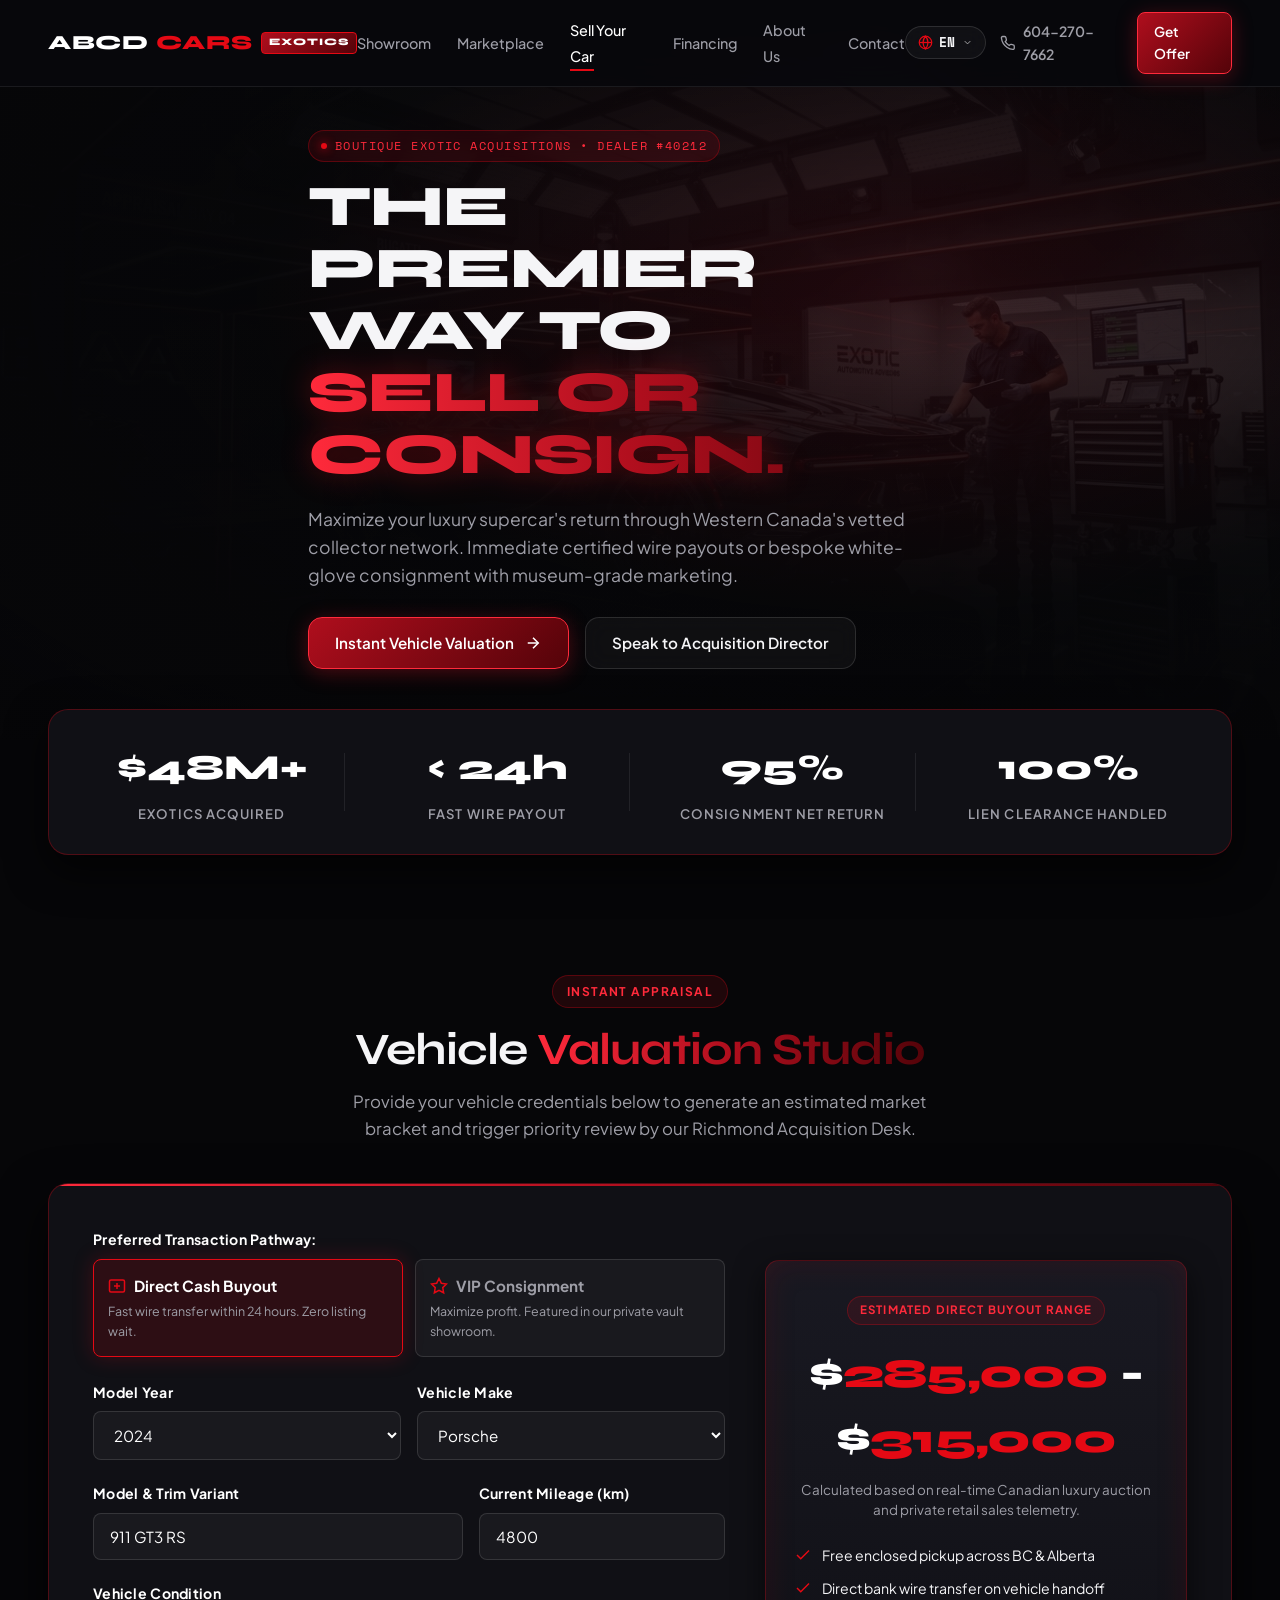
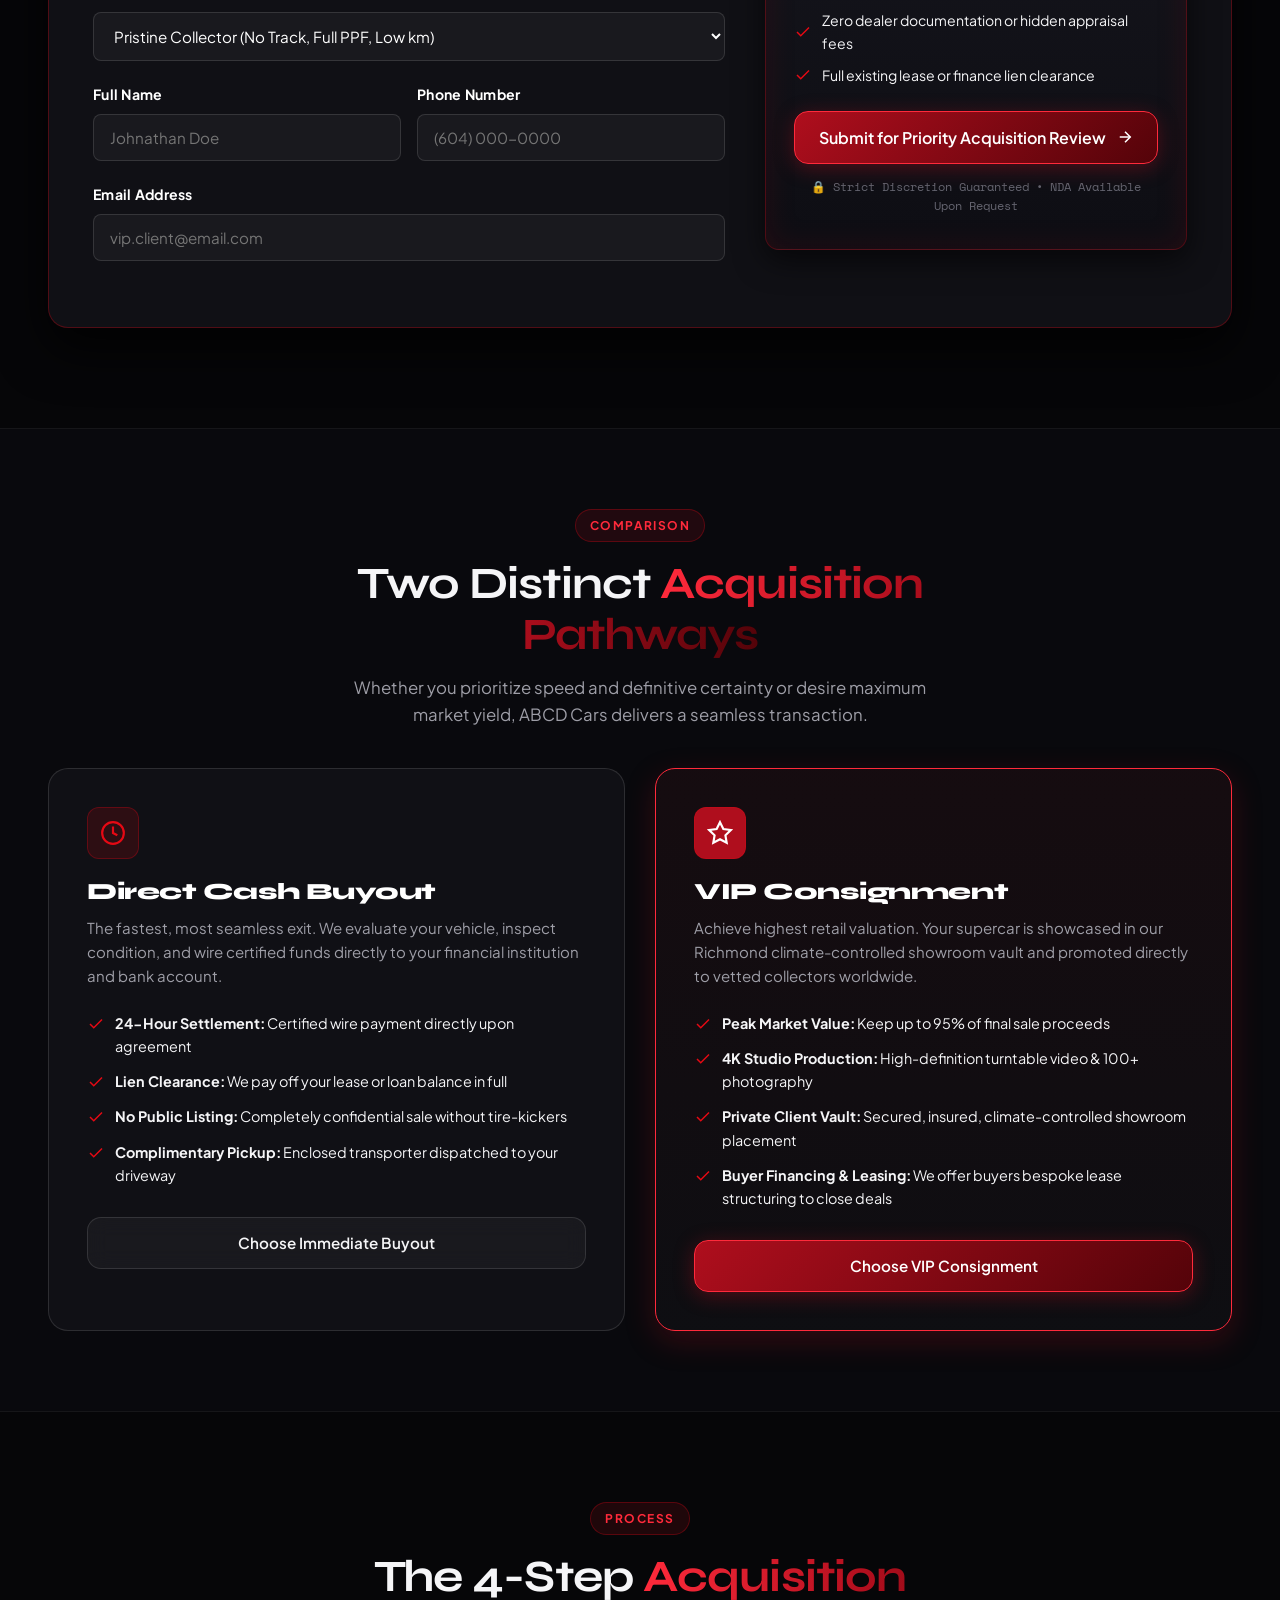
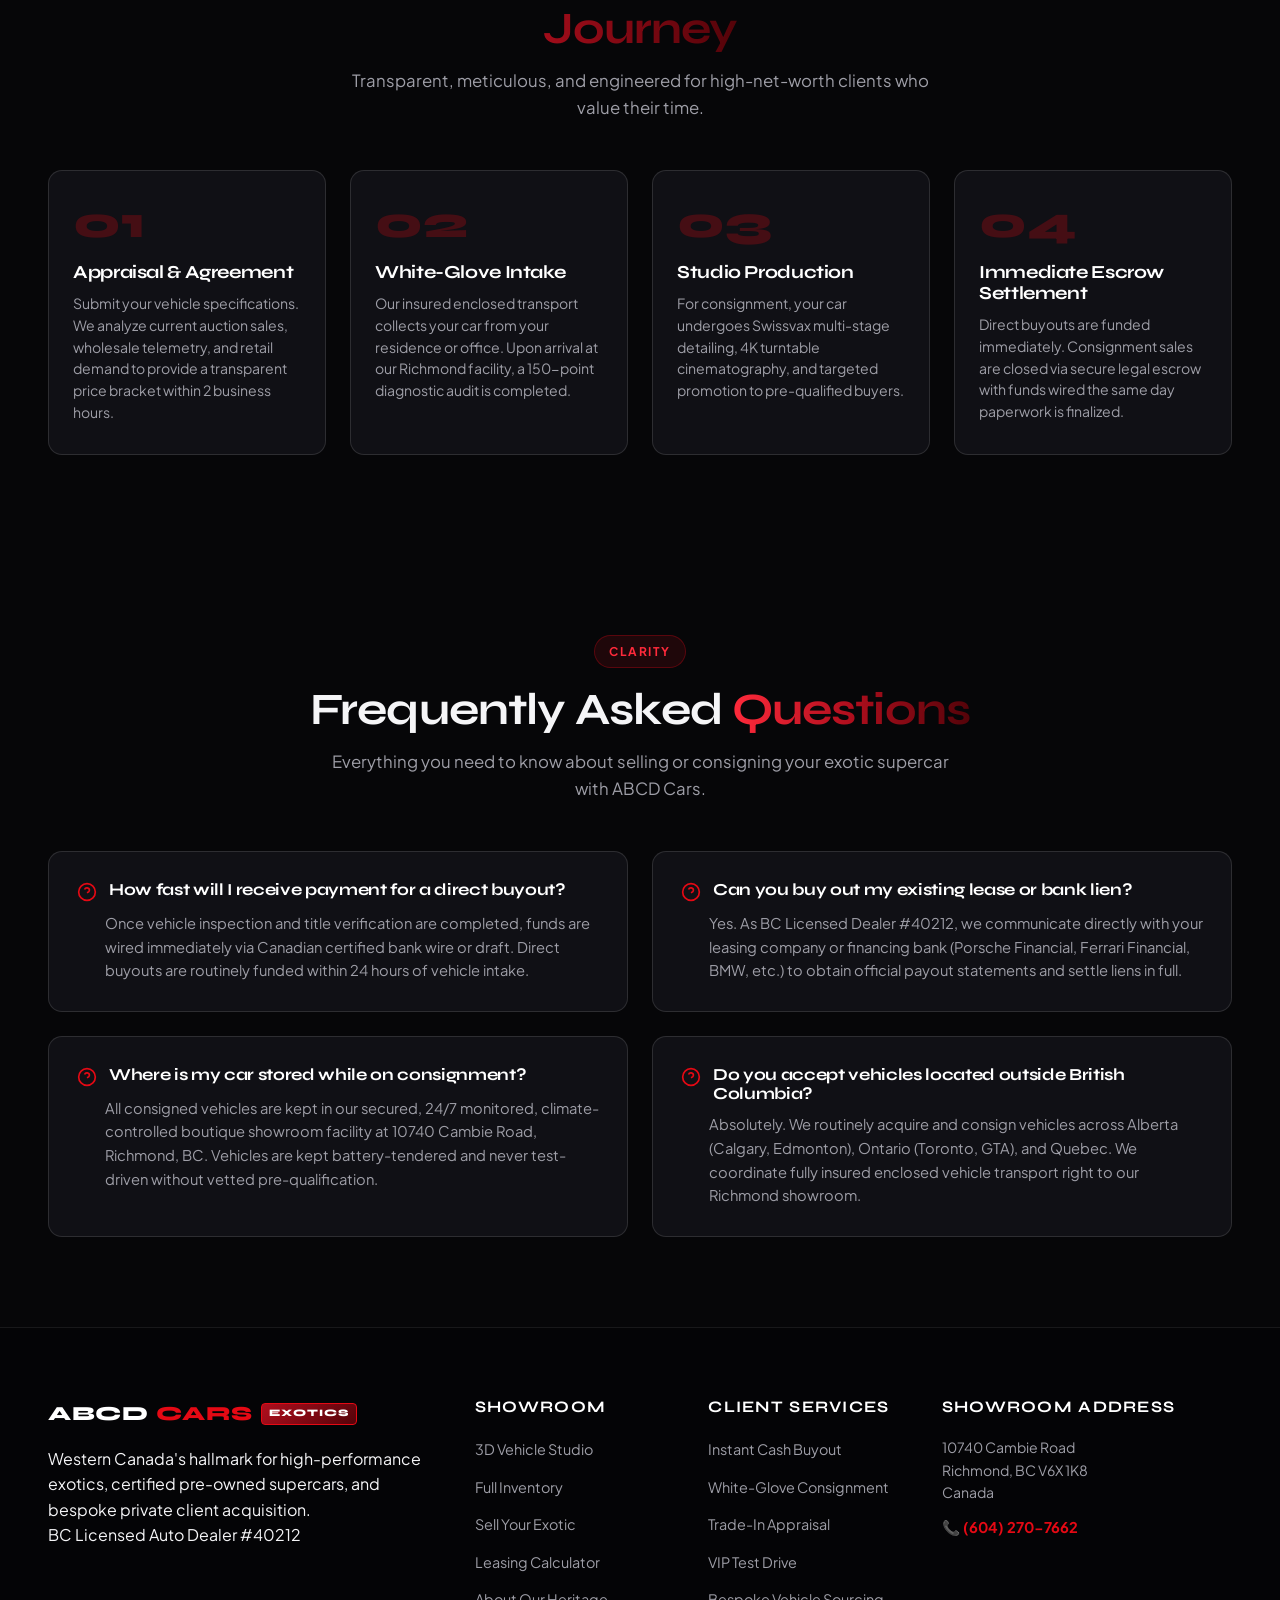
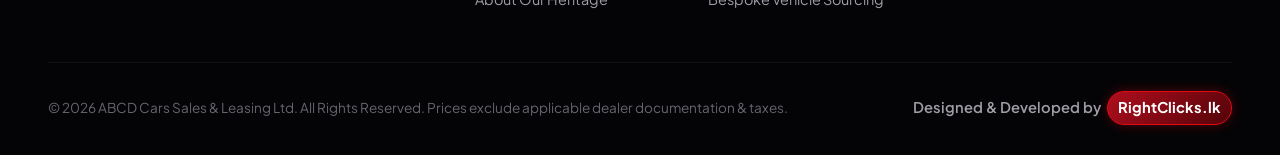
<file: sell-your-car.html>
<!DOCTYPE html>
<html lang="en">

<head>
  <meta charset="UTF-8">
  <meta name="viewport" content="width=device-width, initial-scale=1.0">
  <title>Sell or Consign Your Exotic Supercar | ABCD CARS Richmond, BC</title>
  <meta name="description"
    content="Sell or consign your luxury exotic supercar with Western Canada's premier boutique dealership. Same-day certified cash buyouts, lease lien payoffs, and white-glove consignment.">
  <meta name="theme-color" content="#060608">

  <!-- Open Graph Meta Tags -->
  <meta property="og:title" content="Sell or Consign Your Exotic Supercar | ABCD CARS">
  <meta property="og:description"
    content="Instant certified cash buyouts and white-glove exotic consignment with BC Licensed Dealer #40212.">
  <meta property="og:type" content="website">

  <!-- Google Fonts -->
  <link rel="preconnect" href="https://fonts.gstatic.com" crossorigin>
  <link rel="preconnect" href="https://fonts.googleapis.com">
  <link
    href="https://fonts.googleapis.com/css2?family=Plus+Jakarta+Sans:wght@400;500;600;700;800&family=Space+Mono:wght@400;700&family=Syne:wght@600;700;800&display=swap"
    rel="stylesheet">

  <!-- Stylesheet -->
  <link rel="stylesheet" href="css/style.css">
</head>

<body>

  <!-- ==========================================================================
       TOP NAVIGATION BAR
       ========================================================================== -->
  <header class="site-header">
    <div class="container nav-wrapper">
      <a href="index.html" class="brand-logo" id="main-brand-logo">
        ABCD <span class="red-accent">CARS</span>
        <span class="brand-badge">EXOTICS</span>
      </a>

      <nav class="desktop-nav">
        <ul class="nav-links">
          <li><a href="index.html#hero" class="nav-link" data-i18n="nav.showroom">Showroom</a></li>
          <li><a href="index.html#marketplace" class="nav-link" data-i18n="nav.marketplace">Marketplace</a></li>
          <li><a href="sell-your-car.html" class="nav-link active" data-i18n="nav.sellCar">Sell Your Car</a></li>
          <li><a href="index.html#financing" class="nav-link" data-i18n="nav.financing">Financing</a></li>
          <li><a href="about.html" class="nav-link" data-i18n="nav.aboutUs">About Us</a></li>
          <li><a href="index.html#contact" class="nav-link" data-i18n="nav.contact">Contact</a></li>
        </ul>
      </nav>

      <div class="nav-actions">
        <!-- Native Language Translation Dropdown -->
        <div class="lang-selector-wrap" id="lang-selector-desktop">
          <button class="lang-btn" id="lang-menu-btn" aria-haspopup="true" aria-expanded="false"
            aria-label="Change Language">
            <span class="lang-globe-icon">
              <svg width="15" height="15" viewBox="0 0 24 24" fill="none" stroke="currentColor" stroke-width="2">
                <circle cx="12" cy="12" r="10"></circle>
                <line x1="2" y1="12" x2="22" y2="12"></line>
                <path d="M12 2a15.3 15.3 0 0 1 4 10 15.3 15.3 0 0 1-4 10 15.3 15.3 0 0 1-4-10 15.3 15.3 0 0 1 4-10z">
                </path>
              </svg>
            </span>
            <span class="current-lang-code" id="desktop-current-lang">EN</span>
            <svg class="lang-chevron" width="11" height="11" viewBox="0 0 24 24" fill="none" stroke="currentColor"
              stroke-width="2">
              <polyline points="6 9 12 15 18 9"></polyline>
            </svg>
          </button>
          <div class="lang-dropdown-menu" id="lang-dropdown-menu">
            <button class="lang-option active" data-lang="en">
              <span class="lang-flag">🇬🇧</span>
              <span class="lang-title">English</span>
              <span class="lang-native">EN</span>
            </button>
            <button class="lang-option" data-lang="zh">
              <span class="lang-flag">🇨🇳</span>
              <span class="lang-title">Chinese</span>
              <span class="lang-native">中文</span>
            </button>
            <button class="lang-option" data-lang="fr">
              <span class="lang-flag">🇫🇷</span>
              <span class="lang-title">French</span>
              <span class="lang-native">Français</span>
            </button>
            <button class="lang-option" data-lang="hi">
              <span class="lang-flag">🇮🇳</span>
              <span class="lang-title">Hindi</span>
              <span class="lang-native">हिन्दी</span>
            </button>
            <button class="lang-option" data-lang="pa">
              <span class="lang-flag">🇮🇳</span>
              <span class="lang-title">Punjabi</span>
              <span class="lang-native">ਪੰਜਾਬੀ</span>
            </button>
          </div>
        </div>

        <a href="tel:6042707662" class="tel-link">
          <svg width="16" height="16" viewBox="0 0 24 24" fill="none" stroke="currentColor" stroke-width="2">
            <path
              d="M22 16.92v3a2 2 0 0 1-2.18 2 19.79 19.79 0 0 1-8.63-3.07 19.5 19.5 0 0 1-6-6 19.79 19.79 0 0 1-3.07-8.67A2 2 0 0 1 4.11 2h3a2 2 0 0 1 2 1.72 12.84 12.84 0 0 0 .7 2.81 2 2 0 0 1-.45 2.11L8.09 9.91a16 16 0 0 0 6 6l1.27-1.27a2 2 0 0 1 2.11-.45 12.84 12.84 0 0 0 2.81.7A2 2 0 0 1 22 16.92z">
            </path>
          </svg>
          <span>604-270-7662</span>
        </a>
        <a href="#appraisal-tool" class="btn btn-primary btn-sm" data-i18n="nav.getOffer">Get Offer</a>

        <!-- Mobile Hamburger Button -->
        <button class="mobile-menu-toggle" id="mobile-menu-toggle" aria-label="Toggle Navigation Menu">
          <span class="burger-bars">
            <span></span>
            <span></span>
            <span></span>
          </span>
          <span class="menu-label" data-i18n="nav.menu">MENU</span>
        </button>
      </div>
    </div>
  </header>

  <!-- Dedicated Slide-In Mobile Navigation Drawer -->
  <div class="mobile-nav-drawer" id="mobile-nav-drawer">
    <div class="mobile-nav-header">
      <span class="brand-logo" style="font-size: 1.15rem;">
        ABCD <span class="red-accent">CARS</span>
        <span class="brand-badge" style="font-size: 0.6rem;">EXOTICS</span>
      </span>
      <button class="mobile-nav-close" id="mobile-nav-close" aria-label="Close Menu">&times;</button>
    </div>

    <!-- Mobile Language Selector Strip -->
    <div class="mobile-lang-strip">
      <div class="mobile-lang-title">
        <svg width="13" height="13" viewBox="0 0 24 24" fill="none" stroke="currentColor" stroke-width="2">
          <circle cx="12" cy="12" r="10"></circle>
          <line x1="2" y1="12" x2="22" y2="12"></line>
          <path d="M12 2a15.3 15.3 0 0 1 4 10 15.3 15.3 0 0 1-4 10 15.3 15.3 0 0 1-4-10 15.3 15.3 0 0 1 4-10z"></path>
        </svg>
        <span data-i18n="nav.selectLanguage">Select Language</span>
      </div>
      <div class="mobile-lang-pills">
        <button class="mobile-lang-pill active" data-lang="en">🇬🇧 EN</button>
        <button class="mobile-lang-pill" data-lang="zh">🇨🇳 中文</button>
        <button class="mobile-lang-pill" data-lang="fr">🇫🇷 FR</button>
        <button class="mobile-lang-pill" data-lang="hi">🇮🇳 हिन्दी</button>
        <button class="mobile-lang-pill" data-lang="pa">🇮🇳 ਪੰਜਾਬੀ</button>
      </div>
    </div>

    <ul class="mobile-nav-list">
      <li>
        <a href="index.html#hero" class="mobile-nav-link">
          <svg width="18" height="18" viewBox="0 0 24 24" fill="none" stroke="currentColor" stroke-width="2">
            <polygon points="5 3 19 12 5 21 5 3"></polygon>
          </svg>
          <span data-i18n="nav.cinema">Showroom Cinema</span>
        </a>
      </li>
      <li>
        <a href="index.html#marketplace" class="mobile-nav-link">
          <svg width="18" height="18" viewBox="0 0 24 24" fill="none" stroke="currentColor" stroke-width="2">
            <circle cx="9" cy="21" r="1"></circle>
            <circle cx="20" cy="21" r="1"></circle>
            <path d="M1 1h4l2.68 13.39a2 2 0 0 0 2 1.61h9.72a2 2 0 0 0 2-1.61L23 6H6"></path>
          </svg>
          <span data-i18n="nav.inventoryMobile">Marketplace & Inventory</span>
        </a>
      </li>
      <li>
        <a href="sell-your-car.html" class="mobile-nav-link active">
          <svg width="18" height="18" viewBox="0 0 24 24" fill="none" stroke="currentColor" stroke-width="2">
            <line x1="12" y1="1" x2="12" y2="23"></line>
            <path d="M17 5H9.5a3.5 3.5 0 0 0 0 7h5a3.5 3.5 0 0 1 0 7H6"></path>
          </svg>
          <span data-i18n="nav.sellConsignMobile">Sell / Consign Your Car</span>
        </a>
      </li>
      <li>
        <a href="index.html#financing" class="mobile-nav-link">
          <svg width="18" height="18" viewBox="0 0 24 24" fill="none" stroke="currentColor" stroke-width="2">
            <rect x="1" y="4" width="22" height="16" rx="2" ry="2"></rect>
            <line x1="1" y1="10" x2="23" y2="10"></line>
          </svg>
          <span data-i18n="nav.calcMobile">Financing & Lease</span>
        </a>
      </li>
      <li>
        <a href="about.html" class="mobile-nav-link">
          <svg width="18" height="18" viewBox="0 0 24 24" fill="none" stroke="currentColor" stroke-width="2">
            <polygon
              points="12 2 15.09 8.26 22 9.27 17 14.14 18.18 21.02 12 17.77 5.82 21.02 7 14.14 2 9.27 8.91 8.26 12 2">
            </polygon>
          </svg>
          <span data-i18n="nav.aboutMobile">About ABCD Cars</span>
        </a>
      </li>
      <li>
        <a href="index.html#contact" class="mobile-nav-link">
          <svg width="18" height="18" viewBox="0 0 24 24" fill="none" stroke="currentColor" stroke-width="2">
            <path d="M21 10c0 7-9 13-9 13s-9-6-9-13a9 9 0 0 1 18 0z"></path>
            <circle cx="12" cy="10" r="3"></circle>
          </svg>
          <span data-i18n="nav.contactMobile">Showroom & Contact</span>
        </a>
      </li>
    </ul>

    <div class="mobile-nav-footer">
      <a href="tel:6042707662" class="btn btn-outline"
        style="width: 100%; margin-bottom: 12px; justify-content: center; font-size: 0.88rem;">
        📞 <span data-i18n="nav.callConcierge">Call</span> (604) 270-7662
      </a>
      <a href="#appraisal-tool" class="btn btn-primary"
        style="width: 100%; justify-content: center; font-size: 0.88rem;" data-i18n="nav.getOffer">
        Instant Valuation
      </a>
    </div>
  </div>
  <div class="mobile-nav-backdrop" id="mobile-nav-backdrop"></div>

  <main>
    <!-- ==========================================================================
         SUBPAGE HERO BANNER
         ========================================================================== -->
    <section class="subpage-hero" style="background-image: url('images/sell_car_banner.jpg');">
      <div class="subpage-hero-overlay"></div>
      <div class="container subpage-hero-content">
        <div class="hero-kicker">
          <span class="pulse-dot"></span>
          <span data-i18n="sell.kicker">Boutique Exotic Acquisitions • Dealer #40212</span>
        </div>

        <h1 class="subpage-hero-title" data-i18n="sell.heroTitle">
          The Premier Way to<br>
          <span>Sell or Consign.</span>
        </h1>

        <p class="subpage-hero-desc" data-i18n="sell.heroDesc">
          Maximize your luxury supercar's return through Western Canada's vetted collector network. Immediate certified
          wire payouts or bespoke white-glove consignment with museum-grade marketing.
        </p>

        <div class="subpage-hero-actions">
          <a href="#appraisal-tool" class="btn btn-primary">
            <span data-i18n="sell.heroCta">Instant Vehicle Valuation</span>
            <svg width="18" height="18" viewBox="0 0 24 24" fill="none" stroke="currentColor" stroke-width="2">
              <line x1="5" y1="12" x2="19" y2="12"></line>
              <polyline points="12 5 19 12 12 19"></polyline>
            </svg>
          </a>
          <a href="tel:6042707662" class="btn btn-outline" data-i18n="sell.heroCall">
            Speak to Acquisition Director
          </a>
        </div>
      </div>
    </section>

    <!-- ==========================================================================
         METRICS / STATS STRIP
         ========================================================================== -->
    <section class="stats-strip-section">
      <div class="container">
        <div class="stats-strip-grid">
          <div class="stat-item">
            <div class="stat-number" data-i18n="sell.stat1Num">$<span>48M</span>+</div>
            <div class="stat-label" data-i18n="sell.stat1Label">Exotics Acquired</div>
          </div>
          <div class="stat-item">
            <div class="stat-number" data-i18n="sell.stat2Num">
              < <span>24</span>h
            </div>
            <div class="stat-label" data-i18n="sell.stat2Label">Fast Wire Payout</div>
          </div>
          <div class="stat-item">
            <div class="stat-number" data-i18n="sell.stat3Num"><span>95</span>%</div>
            <div class="stat-label" data-i18n="sell.stat3Label">Consignment Net Return</div>
          </div>
          <div class="stat-item">
            <div class="stat-number" data-i18n="sell.stat4Num"><span>100</span>%</div>
            <div class="stat-label" data-i18n="sell.stat4Label">Lien Clearance Handled</div>
          </div>
        </div>
      </div>
    </section>

    <!-- ==========================================================================
         INTERACTIVE VEHICLE APPRAISAL & VALUATION CALCULATOR
         ========================================================================== -->
    <section class="valuation-section" id="appraisal-tool">
      <div class="container">
        <div style="text-align: center; max-width: 680px; margin: 0 auto 40px;">
          <div class="section-tag" data-i18n="sell.appraisalTag">Instant Appraisal</div>
          <h2 class="section-title" data-i18n="sell.appraisalTitle">Vehicle <span>Valuation Studio</span></h2>
          <p class="section-subtitle" style="margin: 0 auto;" data-i18n="sell.appraisalSubtitle">
            Provide your vehicle credentials below to generate an estimated market bracket and trigger priority review
            by our Richmond Acquisition Desk.
          </p>
        </div>

        <div class="valuation-card">
          <form id="sell-appraisal-form">
            <div class="valuation-grid">
              <!-- Left Form Column -->
              <div>
                <!-- Payout Preference Toggle -->
                <div class="valuation-label" data-i18n="sell.pathwayLabel">Preferred Transaction Pathway:</div>
                <div class="payout-tabs">
                  <div class="payout-tab-btn active" data-type="cash" id="tab-cash">
                    <div class="payout-tab-title">
                      <svg width="18" height="18" viewBox="0 0 24 24" fill="none" stroke="var(--red-bright)"
                        stroke-width="2">
                        <rect x="2" y="4" width="20" height="16" rx="2"></rect>
                        <line x1="12" y1="8" x2="12" y2="16"></line>
                        <line x1="8" y1="12" x2="16" y2="12"></line>
                      </svg>
                      <span data-i18n="sell.tabCashTitle">Direct Cash Buyout</span>
                    </div>
                    <div class="payout-tab-desc" data-i18n="sell.tabCashDesc">Fast wire transfer within 24 hours. Zero
                      listing wait.</div>
                  </div>

                  <div class="payout-tab-btn" data-type="consign" id="tab-consign">
                    <div class="payout-tab-title">
                      <svg width="18" height="18" viewBox="0 0 24 24" fill="none" stroke="var(--red-bright)"
                        stroke-width="2">
                        <path
                          d="M12 2l3.09 6.26L22 9.27l-5 4.87 1.18 6.88L12 17.77l-6.18 3.25L7 14.14 2 9.27l6.91-1.01L12 2z">
                        </path>
                      </svg>
                      <span data-i18n="sell.tabConsignTitle">VIP Consignment</span>
                    </div>
                    <div class="payout-tab-desc" data-i18n="sell.tabConsignDesc">Highest market return. 4K studio
                      marketing across Canada.</div>
                  </div>
                </div>

                <div style="display: grid; grid-template-columns: 1fr 1fr; gap: 16px;">
                  <div class="valuation-form-group">
                    <label class="valuation-label" for="car-year" data-i18n="sell.modelYear">Year</label>
                    <select class="valuation-select" id="car-year">
                      <option value="2025">2025</option>
                      <option value="2024" selected>2024</option>
                      <option value="2023">2023</option>
                      <option value="2022">2022</option>
                      <option value="2021">2021</option>
                      <option value="2020">2020</option>
                      <option value="2019">2019</option>
                      <option value="2018">2018</option>
                      <option value="other">2017 or Classic</option>
                    </select>
                  </div>

                  <div class="valuation-form-group">
                    <label class="valuation-label" for="car-make" data-i18n="sell.vehicleMake">Make</label>
                    <select class="valuation-select" id="car-make">
                      <option value="Porsche" selected>Porsche</option>
                      <option value="Mercedes-AMG">Mercedes-AMG</option>
                      <option value="Lamborghini">Lamborghini</option>
                      <option value="Ferrari">Ferrari</option>
                      <option value="McLaren">McLaren</option>
                      <option value="BMW">BMW M Series</option>
                      <option value="Audi">Audi Sport</option>
                      <option value="Aston Martin">Aston Martin</option>
                      <option value="Bentley">Bentley / Rolls-Royce</option>
                    </select>
                  </div>
                </div>

                <div style="display: grid; grid-template-columns: 1.2fr 0.8fr; gap: 16px;">
                  <div class="valuation-form-group">
                    <label class="valuation-label" for="car-model" data-i18n="sell.vehicleModel">Model & Trim</label>
                    <input type="text" class="valuation-input" id="car-model" value="911 GT3 RS"
                      placeholder="e.g. 911 GT3, G63 AMG, Revuelto" required>
                  </div>

                  <div class="valuation-form-group">
                    <label class="valuation-label" for="car-mileage" data-i18n="sell.mileage">Mileage (km)</label>
                    <input type="number" class="valuation-input" id="car-mileage" value="4800" placeholder="e.g. 5200"
                      required>
                  </div>
                </div>

                <div class="valuation-form-group">
                  <label class="valuation-label" for="car-condition" data-i18n="sell.condition">Vehicle
                    Condition</label>
                  <select class="valuation-select" id="car-condition">
                    <option value="collector" selected>Pristine Collector (No Track, Full PPF, Low km)</option>
                    <option value="excellent">Excellent (Minor road use, Certified dealer service)</option>
                    <option value="good">Good (Clean title, minor wear)</option>
                  </select>
                </div>

                <div style="display: grid; grid-template-columns: 1fr 1fr; gap: 16px;">
                  <div class="valuation-form-group">
                    <label class="valuation-label" for="owner-name" data-i18n="sell.yourName">Your Full Name</label>
                    <input type="text" class="valuation-input" id="owner-name" placeholder="Johnathan Doe" required>
                  </div>

                  <div class="valuation-form-group">
                    <label class="valuation-label" for="owner-phone" data-i18n="sell.contactPhone">Direct Phone</label>
                    <input type="tel" class="valuation-input" id="owner-phone" placeholder="(604) 000-0000" required>
                  </div>
                </div>

                <div class="valuation-form-group">
                  <label class="valuation-label" for="owner-email" data-i18n="sell.contactEmail">Private Email</label>
                  <input type="email" class="valuation-input" id="owner-email" placeholder="vip.client@email.com"
                    required>
                </div>
              </div>

              <!-- Right Dynamic Valuation Box -->
              <div>
                <div class="valuation-display-box">
                  <div class="valuation-badge" id="val-badge-text">ESTIMATED DIRECT BUYOUT RANGE</div>

                  <div class="valuation-range" id="val-price-display">
                    $<span>285,000</span> - $<span>315,000</span>
                  </div>

                  <div class="valuation-notes" id="val-notes-text">
                    Calculated based on real-time Canadian luxury auction and private retail sales telemetry.
                  </div>

                  <ul class="valuation-perks">
                    <li class="valuation-perk-item">
                      <svg width="18" height="18" viewBox="0 0 24 24" fill="none" stroke="currentColor"
                        stroke-width="2">
                        <polyline points="20 6 9 17 4 12"></polyline>
                      </svg>
                      <span>Free enclosed pickup across BC & Alberta</span>
                    </li>
                    <li class="valuation-perk-item">
                      <svg width="18" height="18" viewBox="0 0 24 24" fill="none" stroke="currentColor"
                        stroke-width="2">
                        <polyline points="20 6 9 17 4 12"></polyline>
                      </svg>
                      <span>Direct bank wire transfer on vehicle handoff</span>
                    </li>
                    <li class="valuation-perk-item">
                      <svg width="18" height="18" viewBox="0 0 24 24" fill="none" stroke="currentColor"
                        stroke-width="2">
                        <polyline points="20 6 9 17 4 12"></polyline>
                      </svg>
                      <span>Zero dealer documentation or hidden appraisal fees</span>
                    </li>
                    <li class="valuation-perk-item">
                      <svg width="18" height="18" viewBox="0 0 24 24" fill="none" stroke="currentColor"
                        stroke-width="2">
                        <polyline points="20 6 9 17 4 12"></polyline>
                      </svg>
                      <span>Full existing lease or finance lien clearance</span>
                    </li>
                  </ul>

                  <button type="submit" class="btn btn-primary"
                    style="width: 100%; justify-content: center; font-size: 1rem; padding: 15px;">
                    <span data-i18n="sell.submitAppraisal">Lock In Priority Appraisal</span>
                    <svg width="18" height="18" viewBox="0 0 24 24" fill="none" stroke="currentColor" stroke-width="2">
                      <line x1="5" y1="12" x2="19" y2="12"></line>
                      <polyline points="12 5 19 12 12 19"></polyline>
                    </svg>
                  </button>

                  <div
                    style="font-family: var(--font-mono); font-size: 0.74rem; color: var(--text-dim); margin-top: 14px;">
                    🔒 Strict Discretion Guaranteed • NDA Available Upon Request
                  </div>
                </div>
              </div>
            </div>
          </form>
        </div>
      </div>
    </section>

    <!-- ==========================================================================
         PATHWAY COMPARISON: DIRECT CASH BUYOUT VS VIP CONSIGNMENT
         ========================================================================== -->
    <section class="pathways-section">
      <div class="container">
        <div style="text-align: center; max-width: 680px; margin: 0 auto;">
          <div class="section-tag">Comparison</div>
          <h2 class="section-title">Two Distinct <span>Acquisition Pathways</span></h2>
          <p class="section-subtitle" style="margin: 0 auto;">
            Whether you prioritize speed and definitive certainty or desire maximum market yield, ABCD Cars delivers a
            seamless transaction.
          </p>
        </div>

        <div class="pathways-grid">
          <!-- Direct Cash Buyout -->
          <div class="pathway-card">
            <div class="pathway-icon">
              <svg width="26" height="26" viewBox="0 0 24 24" fill="none" stroke="currentColor" stroke-width="2">
                <circle cx="12" cy="12" r="10"></circle>
                <polyline points="12 6 12 12 16 14"></polyline>
              </svg>
            </div>
            <h3 class="pathway-title" data-i18n="sell.tabCashTitle">Immediate Cash Buyout</h3>
            <p class="pathway-desc">
              The fastest, most seamless exit. We evaluate your vehicle, inspect condition, and wire certified funds
              directly to your financial institution and bank account.
            </p>
            <ul class="pathway-features">
              <li class="pathway-feature">
                <svg width="18" height="18" viewBox="0 0 24 24" fill="none" stroke="currentColor" stroke-width="2">
                  <polyline points="20 6 9 17 4 12"></polyline>
                </svg>
                <span><strong>24-Hour Settlement:</strong> Certified wire payment directly upon agreement</span>
              </li>
              <li class="pathway-feature">
                <svg width="18" height="18" viewBox="0 0 24 24" fill="none" stroke="currentColor" stroke-width="2">
                  <polyline points="20 6 9 17 4 12"></polyline>
                </svg>
                <span><strong>Lien Clearance:</strong> We pay off your lease or loan balance in full</span>
              </li>
              <li class="pathway-feature">
                <svg width="18" height="18" viewBox="0 0 24 24" fill="none" stroke="currentColor" stroke-width="2">
                  <polyline points="20 6 9 17 4 12"></polyline>
                </svg>
                <span><strong>No Public Listing:</strong> Completely confidential sale without tire-kickers</span>
              </li>
              <li class="pathway-feature">
                <svg width="18" height="18" viewBox="0 0 24 24" fill="none" stroke="currentColor" stroke-width="2">
                  <polyline points="20 6 9 17 4 12"></polyline>
                </svg>
                <span><strong>Complimentary Pickup:</strong> Enclosed transporter dispatched to your driveway</span>
              </li>
            </ul>
            <a href="#appraisal-tool" class="btn btn-outline" style="width: 100%; justify-content: center;">
              Choose Immediate Buyout
            </a>
          </div>

          <!-- VIP Consignment -->
          <div class="pathway-card featured">
            <div class="pathway-icon" style="background: var(--red-primary); color: #fff;">
              <svg width="26" height="26" viewBox="0 0 24 24" fill="none" stroke="currentColor" stroke-width="2">
                <polygon
                  points="12 2 15.09 8.26 22 9.27 17 14.14 18.18 21.02 12 17.77 5.82 21.02 7 14.14 2 9.27 8.91 8.26 12 2">
                </polygon>
              </svg>
            </div>
            <h3 class="pathway-title" data-i18n="sell.tabConsignTitle">White-Glove VIP Consignment</h3>
            <p class="pathway-desc">
              Achieve highest retail valuation. Your supercar is showcased in our Richmond climate-controlled showroom
              vault and promoted directly to vetted collectors worldwide.
            </p>
            <ul class="pathway-features">
              <li class="pathway-feature">
                <svg width="18" height="18" viewBox="0 0 24 24" fill="none" stroke="currentColor" stroke-width="2">
                  <polyline points="20 6 9 17 4 12"></polyline>
                </svg>
                <span><strong>Peak Market Value:</strong> Keep up to 95% of final sale proceeds</span>
              </li>
              <li class="pathway-feature">
                <svg width="18" height="18" viewBox="0 0 24 24" fill="none" stroke="currentColor" stroke-width="2">
                  <polyline points="20 6 9 17 4 12"></polyline>
                </svg>
                <span><strong>4K Studio Production:</strong> High-definition turntable video & 100+ photography</span>
              </li>
              <li class="pathway-feature">
                <svg width="18" height="18" viewBox="0 0 24 24" fill="none" stroke="currentColor" stroke-width="2">
                  <polyline points="20 6 9 17 4 12"></polyline>
                </svg>
                <span><strong>Private Client Vault:</strong> Secured, insured, climate-controlled showroom
                  placement</span>
              </li>
              <li class="pathway-feature">
                <svg width="18" height="18" viewBox="0 0 24 24" fill="none" stroke="currentColor" stroke-width="2">
                  <polyline points="20 6 9 17 4 12"></polyline>
                </svg>
                <span><strong>Buyer Financing & Leasing:</strong> We offer buyers bespoke lease structuring to close
                  deals</span>
              </li>
            </ul>
            <a href="#appraisal-tool" class="btn btn-primary" style="width: 100%; justify-content: center;">
              Choose VIP Consignment
            </a>
          </div>
        </div>
      </div>
    </section>

    <!-- ==========================================================================
         4-STEP CONSIGNMENT PROCESS
         ========================================================================== -->
    <section class="process-section">
      <div class="container">
        <div style="text-align: center; max-width: 680px; margin: 0 auto;">
          <div class="section-tag">Process</div>
          <h2 class="section-title">The 4-Step <span>Acquisition Journey</span></h2>
          <p class="section-subtitle" style="margin: 0 auto;">
            Transparent, meticulous, and engineered for high-net-worth clients who value their time.
          </p>
        </div>

        <div class="process-grid">
          <div class="process-card">
            <div class="process-number">01</div>
            <h4 class="process-title">Appraisal & Agreement</h4>
            <p class="process-desc">
              Submit your vehicle specifications. We analyze current auction sales, wholesale telemetry, and retail
              demand to provide a transparent price bracket within 2 business hours.
            </p>
          </div>

          <div class="process-card">
            <div class="process-number">02</div>
            <h4 class="process-title">White-Glove Intake</h4>
            <p class="process-desc">
              Our insured enclosed transport collects your car from your residence or office. Upon arrival at our
              Richmond facility, a 150-point diagnostic audit is completed.
            </p>
          </div>

          <div class="process-card">
            <div class="process-number">03</div>
            <h4 class="process-title">Studio Production</h4>
            <p class="process-desc">
              For consignment, your car undergoes Swissvax multi-stage detailing, 4K turntable cinematography, and
              targeted promotion to pre-qualified buyers.
            </p>
          </div>

          <div class="process-card">
            <div class="process-number">04</div>
            <h4 class="process-title">Immediate Escrow Settlement</h4>
            <p class="process-desc">
              Direct buyouts are funded immediately. Consignment sales are closed via secure legal escrow with funds
              wired the same day paperwork is finalized.
            </p>
          </div>
        </div>
      </div>
    </section>

    <!-- ==========================================================================
         SELLING FAQS
         ========================================================================== -->
    <section class="faqs-section">
      <div class="container">
        <div style="text-align: center; max-width: 680px; margin: 0 auto;">
          <div class="section-tag">Clarity</div>
          <h2 class="section-title">Frequently Asked <span>Questions</span></h2>
          <p class="section-subtitle" style="margin: 0 auto;">
            Everything you need to know about selling or consigning your exotic supercar with ABCD Cars.
          </p>
        </div>

        <div class="faqs-grid">
          <div class="faq-card">
            <h4 class="faq-question">
              <svg width="20" height="20" viewBox="0 0 24 24" fill="none" stroke="currentColor" stroke-width="2">
                <circle cx="12" cy="12" r="10"></circle>
                <path d="M9.09 9a3 3 0 0 1 5.83 1c0 2-3 3-3 3"></path>
                <line x1="12" y1="17" x2="12.01" y2="17"></line>
              </svg>
              <span>How fast will I receive payment for a direct buyout?</span>
            </h4>
            <p class="faq-answer">
              Once vehicle inspection and title verification are completed, funds are wired immediately via Canadian
              certified bank wire or draft. Direct buyouts are routinely funded within 24 hours of vehicle intake.
            </p>
          </div>

          <div class="faq-card">
            <h4 class="faq-question">
              <svg width="20" height="20" viewBox="0 0 24 24" fill="none" stroke="currentColor" stroke-width="2">
                <circle cx="12" cy="12" r="10"></circle>
                <path d="M9.09 9a3 3 0 0 1 5.83 1c0 2-3 3-3 3"></path>
                <line x1="12" y1="17" x2="12.01" y2="17"></line>
              </svg>
              <span>Can you buy out my existing lease or bank lien?</span>
            </h4>
            <p class="faq-answer">
              Yes. As BC Licensed Dealer #40212, we communicate directly with your leasing company or financing bank
              (Porsche Financial, Ferrari Financial, BMW, etc.) to obtain official payout statements and settle liens in
              full.
            </p>
          </div>

          <div class="faq-card">
            <h4 class="faq-question">
              <svg width="20" height="20" viewBox="0 0 24 24" fill="none" stroke="currentColor" stroke-width="2">
                <circle cx="12" cy="12" r="10"></circle>
                <path d="M9.09 9a3 3 0 0 1 5.83 1c0 2-3 3-3 3"></path>
                <line x1="12" y1="17" x2="12.01" y2="17"></line>
              </svg>
              <span>Where is my car stored while on consignment?</span>
            </h4>
            <p class="faq-answer">
              All consigned vehicles are kept in our secured, 24/7 monitored, climate-controlled boutique showroom
              facility at 10740 Cambie Road, Richmond, BC. Vehicles are kept battery-tendered and never test-driven
              without vetted pre-qualification.
            </p>
          </div>

          <div class="faq-card">
            <h4 class="faq-question">
              <svg width="20" height="20" viewBox="0 0 24 24" fill="none" stroke="currentColor" stroke-width="2">
                <circle cx="12" cy="12" r="10"></circle>
                <path d="M9.09 9a3 3 0 0 1 5.83 1c0 2-3 3-3 3"></path>
                <line x1="12" y1="17" x2="12.01" y2="17"></line>
              </svg>
              <span>Do you accept vehicles located outside British Columbia?</span>
            </h4>
            <p class="faq-answer">
              Absolutely. We routinely acquire and consign vehicles across Alberta (Calgary, Edmonton), Ontario
              (Toronto, GTA), and Quebec. We coordinate fully insured enclosed vehicle transport right to our Richmond
              showroom.
            </p>
          </div>
        </div>
      </div>
    </section>
  </main>

  <!-- ==========================================================================
       SITE FOOTER
       ========================================================================== -->
  <footer class="site-footer">
    <div class="container">
      <div class="footer-top-grid">
        <!-- Brand Info -->
        <div class="footer-brand-col">
          <a href="index.html" class="brand-logo" style="margin-bottom: 16px;">
            ABCD <span class="red-accent">CARS</span>
            <span class="brand-badge">EXOTICS</span>
          </a>
          <p class="footer-desc" data-i18n="footer.brandDesc">
            Western Canada's premier boutique destination for certified pre-owned supercars, luxury performance
            acquisitions, and white-glove consignment.
          </p>
          <div class="footer-dealer-badge">
            <span class="badge-dot"></span>
            <span data-i18n="footer.dealerBadge">BC Licensed Exotic Dealer #40212</span>
          </div>
        </div>

        <!-- Inventory Links -->
        <div>
          <h4 class="footer-col-title" data-i18n="footer.colShowroom">Showroom</h4>
          <ul class="footer-links">
            <li><a href="index.html#hero" class="footer-link" data-i18n="footer.link3d">3D Vehicle Studio</a></li>
            <li><a href="index.html#marketplace" class="footer-link" data-i18n="footer.linkInventory">Full Inventory</a>
            </li>
            <li><a href="sell-your-car.html" class="footer-link" data-i18n="footer.linkSellExotic">Sell Your Exotic</a>
            </li>
            <li><a href="index.html#financing" class="footer-link" data-i18n="footer.linkLeaseCalc">Leasing
                Calculator</a></li>
            <li><a href="about.html" class="footer-link" data-i18n="footer.linkHeritage">About Our Heritage</a></li>
          </ul>
        </div>

        <!-- Client Services -->
        <div>
          <h4 class="footer-col-title" data-i18n="footer.colServices">Client Services</h4>
          <ul class="footer-links">
            <li><a href="sell-your-car.html" class="footer-link" data-i18n="footer.linkCashBuyout">Instant Cash
                Buyout</a></li>
            <li><a href="sell-your-car.html" class="footer-link" data-i18n="footer.linkConsignment">White-Glove
                Consignment</a></li>
            <li><a href="index.html#contact" class="footer-link" data-i18n="footer.linkAppraisal">Trade-In Appraisal</a>
            </li>
            <li><a href="index.html#contact" class="footer-link" data-i18n="footer.linkTestDrive">VIP Test Drive</a>
            </li>
            <li><a href="index.html#contact" class="footer-link" data-i18n="footer.linkSourcing">Bespoke Vehicle
                Sourcing</a></li>
          </ul>
        </div>

        <!-- Location & Contact -->
        <div>
          <h4 class="footer-col-title" data-i18n="contact.addressLabel">Showroom Location</h4>
          <p style="color: var(--text-muted); font-size: 0.88rem; line-height: 1.6; margin-bottom: 12px;">
            10740 Cambie Road<br>
            Richmond, BC V6X 1K8<br>
            Canada
          </p>
          <p style="color: var(--red-bright); font-size: 0.92rem; font-weight: 700;">
            📞 (604) 270-7662
          </p>
        </div>
      </div>

      <!-- Bottom Bar with User-Specified Attribution -->
      <div class="footer-bottom-bar">
        <div class="copyright-text" data-i18n="footer.copyright">
          &copy; 2026 ABCD Cars Sales & Leasing Ltd. All Rights Reserved. Prices exclude applicable dealer documentation
          & taxes.
        </div>

        <!-- MANDATORY ATTRIBUTION REQUIRED BY USER -->
        <div class="developer-attribution">
          <span data-i18n="footer.developedBy">Designed & Developed by</span> <span
            class="designer-badge">RightClicks.lk</span>
        </div>
      </div>
    </div>
  </footer>

  <!-- ==========================================================================
       MOBILE BOTTOM STICKY NAVIGATION DOCK (1-Tap Thumb Navigation)
       ========================================================================== -->
  <nav class="mobile-bottom-dock" id="mobile-bottom-dock" aria-label="Mobile Navigation Dock">
    <a href="index.html#hero" class="dock-item" data-target="hero">
      <svg width="20" height="20" viewBox="0 0 24 24" fill="none" stroke="currentColor" stroke-width="2">
        <polygon points="5 3 19 12 5 21 5 3"></polygon>
      </svg>
      <span data-i18n="dock.showroom">Showroom</span>
    </a>
    <a href="index.html#marketplace" class="dock-item" data-target="marketplace">
      <svg width="20" height="20" viewBox="0 0 24 24" fill="none" stroke="currentColor" stroke-width="2">
        <circle cx="9" cy="21" r="1"></circle>
        <circle cx="20" cy="21" r="1"></circle>
        <path d="M1 1h4l2.68 13.39a2 2 0 0 0 2 1.61h9.72a2 2 0 0 0 2-1.61L23 6H6"></path>
      </svg>
      <span data-i18n="dock.inventory">Inventory</span>
    </a>
    <a href="sell-your-car.html" class="dock-item active" data-target="sell">
      <svg width="20" height="20" viewBox="0 0 24 24" fill="none" stroke="currentColor" stroke-width="2">
        <line x1="12" y1="1" x2="12" y2="23"></line>
        <path d="M17 5H9.5a3.5 3.5 0 0 0 0 7h5a3.5 3.5 0 0 1 0 7H6"></path>
      </svg>
      <span data-i18n="dock.sellCar">Sell Car</span>
    </a>
    <a href="about.html" class="dock-item" data-target="about">
      <svg width="20" height="20" viewBox="0 0 24 24" fill="none" stroke="currentColor" stroke-width="2">
        <polygon
          points="12 2 15.09 8.26 22 9.27 17 14.14 18.18 21.02 12 17.77 5.82 21.02 7 14.14 2 9.27 8.91 8.26 12 2">
        </polygon>
      </svg>
      <span data-i18n="dock.about">About</span>
    </a>
    <a href="tel:6042707662" class="dock-item highlight-dock">
      <svg width="20" height="20" viewBox="0 0 24 24" fill="none" stroke="currentColor" stroke-width="2">
        <path
          d="M22 16.92v3a2 2 0 0 1-2.18 2 19.79 19.79 0 0 1-8.63-3.07 19.5 19.5 0 0 1-6-6 19.79 19.79 0 0 1-3.07-8.67A2 2 0 0 1 4.11 2h3a2 2 0 0 1 2 1.72 12.84 12.84 0 0 0 .7 2.81 2 2 0 0 1-.45 2.11L8.09 9.91a16 16 0 0 0 6 6l1.27-1.27a2 2 0 0 1 2.11-.45 12.84 12.84 0 0 0 2.81.7A2 2 0 0 1 22 16.92z">
        </path>
      </svg>
      <span data-i18n="dock.call">Call</span>
    </a>
  </nav>

  <!-- i18n Translation Engine Script -->
  <script src="js/i18n.js"></script>

  <!-- Interactive Appraisal Logic Script -->
  <script>
    document.addEventListener("DOMContentLoaded", () => {
      let transactionType = "cash";
      const tabCash = document.getElementById("tab-cash");
      const tabConsign = document.getElementById("tab-consign");
      const badgeText = document.getElementById("val-badge-text");
      const priceDisplay = document.getElementById("val-price-display");
      const notesText = document.getElementById("val-notes-text");

      const makeSelect = document.getElementById("car-make");
      const yearSelect = document.getElementById("car-year");
      const mileageInput = document.getElementById("car-mileage");
      const conditionSelect = document.getElementById("car-condition");

      const baseValues = {
        "Porsche": 295000,
        "Mercedes-AMG": 265000,
        "Lamborghini": 485000,
        "Ferrari": 460000,
        "McLaren": 340000,
        "BMW": 145000,
        "Audi": 160000,
        "Aston Martin": 240000,
        "Bentley": 310000
      };

      const recalculate = () => {
        if (!makeSelect || !priceDisplay) return;
        const make = makeSelect.value;
        const year = parseInt(yearSelect.value) || 2024;
        const mileage = parseInt(mileageInput.value) || 5000;
        const condition = conditionSelect.value;

        let base = baseValues[make] || 250000;

        // Year modifier
        const yearDiff = 2025 - year;
        base = base * (1 - (yearDiff * 0.05));

        // Mileage modifier
        if (mileage > 15000) base *= 0.90;
        else if (mileage < 5000) base *= 1.05;

        // Condition modifier
        if (condition === "collector") base *= 1.08;
        else if (condition === "good") base *= 0.92;

        let low, high;
        if (transactionType === "cash") {
          if (badgeText) badgeText.textContent = typeof t === "function" ? t("sell.bracketTitle", "ESTIMATED DIRECT BUYOUT RANGE") : "ESTIMATED DIRECT BUYOUT RANGE";
          if (notesText) notesText.textContent = typeof t === "function" ? t("sell.fastPayoutNotice", "Certified bank draft / wire payout upon 180-pt inspection") : "Certified bank draft / wire payout upon 180-pt inspection";
          low = Math.round((base * 0.92) / 1000) * 1000;
          high = Math.round((base * 1.02) / 1000) * 1000;
        } else {
          if (badgeText) badgeText.textContent = typeof t === "function" ? t("sell.tabConsignTitle", "VIP Consignment Net Return") : "ESTIMATED VIP CONSIGNMENT NET RETURN";
          if (notesText) notesText.textContent = typeof t === "function" ? t("sell.tabConsignDesc", "Featured in our private vault showroom.") : "Owner keeps up to 95% of retail realization with professional 4K studio marketing.";
          low = Math.round((base * 1.02) / 1000) * 1000;
          high = Math.round((base * 1.15) / 1000) * 1000;
        }

        priceDisplay.innerHTML = `$<span>${low.toLocaleString()}</span> - $<span>${high.toLocaleString()}</span>`;
      };

      if (tabCash && tabConsign) {
        tabCash.addEventListener("click", () => {
          transactionType = "cash";
          tabCash.classList.add("active");
          tabConsign.classList.remove("active");
          recalculate();
        });

        tabConsign.addEventListener("click", () => {
          transactionType = "consign";
          tabConsign.classList.add("active");
          tabCash.classList.remove("active");
          recalculate();
        });
      }

      [makeSelect, yearSelect, mileageInput, conditionSelect].forEach(el => {
        if (el) el.addEventListener("change", recalculate);
      });

      window.addEventListener("abcdLanguageChanged", recalculate);

      const appraisalForm = document.getElementById("sell-appraisal-form");
      if (appraisalForm) {
        appraisalForm.addEventListener("submit", (e) => {
          e.preventDefault();
          const submitBtn = appraisalForm.querySelector('button[type="submit"]');
          const original = submitBtn.innerHTML;

          submitBtn.disabled = true;
          submitBtn.innerHTML = `
            <svg width="18" height="18" viewBox="0 0 24 24" fill="none" stroke="currentColor" stroke-width="2" class="spin-icon">
              <circle cx="12" cy="12" r="10"></circle>
              <path d="M12 2a10 10 0 0 1 10 10"></path>
            </svg>
            <span>Submitting to Acquisition Desk...</span>
          `;

          setTimeout(() => {
            submitBtn.disabled = false;
            submitBtn.innerHTML = original;
            appraisalForm.reset();
            alert("Appraisal Request Received! Our Head of Exotic Acquisitions will review telemetry and call you within 15 minutes.");
          }, 1200);
        });
      }
    });
  </script>

  <script src="js/main.js"></script>
</body>

</html>
</file>
<file: css/style.css>
/* ==========================================================================
   ABCD CARS - LUXURY AUTOMOTIVE & EXOTIC MARKETPLACE
   Design System: Obsidian Black & Dark Crimson Red Aesthetic
   Designed & Developed by RightClicks.lk
   ========================================================================== */

:root {
  /* Color Palette */
  --bg-black: #060608;
  --bg-dark: #0a0a0e;
  --bg-card: #101015;
  --bg-card-hover: #16161d;
  --bg-elevated: #1a1a22;
  
  /* Primary Dark Red / Crimson System */
  --red-deep: #540309;
  --red-dark: #820813;
  --red-primary: #af0e1d;
  --red-bright: #e50914;
  --red-accent: #ff2a3b;
  --red-glow: rgba(229, 9, 20, 0.45);
  --red-subtle: rgba(175, 14, 29, 0.15);
  --red-border: rgba(229, 9, 20, 0.3);

  /* Neutrals & Chromes */
  --text-white: #f5f5f7;
  --text-muted: #9e9ea7;
  --text-dim: #656570;
  --border-subtle: rgba(255, 255, 255, 0.08);
  --border-glass: rgba(255, 255, 255, 0.12);
  --border-card: rgba(255, 255, 255, 0.06);

  /* Metallic Gradients */
  --grad-red-metallic: linear-gradient(135deg, #af0e1d 0%, #540309 100%);
  --grad-red-fire: linear-gradient(90deg, #ff2a3b 0%, #af0e1d 50%, #540309 100%);
  --grad-dark-card: linear-gradient(180deg, rgba(22, 22, 28, 0.8) 0%, rgba(12, 12, 16, 0.95) 100%);
  --grad-hero-overlay: radial-gradient(circle at 50% 50%, rgba(130, 8, 19, 0.15) 0%, rgba(6, 6, 8, 0.95) 80%);

  /* Typography */
  --font-main: 'Plus Jakarta Sans', -apple-system, BlinkMacSystemFont, 'Segoe UI', Roboto, sans-serif;
  --font-display: 'Syne', sans-serif;
  --font-mono: 'Space Mono', monospace;

  /* Shadows & Glows */
  --shadow-subtle: 0 10px 30px rgba(0, 0, 0, 0.6);
  --shadow-red-glow: 0 0 35px rgba(229, 9, 20, 0.35);
  --shadow-card: 0 14px 40px rgba(0, 0, 0, 0.7);

  /* Layout & Transitions */
  --radius-sm: 8px;
  --radius-md: 14px;
  --radius-lg: 20px;
  --radius-full: 9999px;
  --transition-smooth: all 0.35s cubic-bezier(0.16, 1, 0.3, 1);
}

/* Base Reset */
*, *::before, *::after {
  margin: 0;
  padding: 0;
  box-sizing: border-box;
}

html {
  scroll-behavior: smooth;
  color-scheme: dark;
  font-size: 16px;
  background-color: var(--bg-black);
}

body {
  font-family: var(--font-main);
  background-color: var(--bg-black);
  color: var(--text-white);
  line-height: 1.6;
  overflow-x: hidden;
  -webkit-font-smoothing: antialiased;
  -moz-osx-font-smoothing: grayscale;
}

/* Custom Scrollbar */
::-webkit-scrollbar {
  width: 8px;
}
::-webkit-scrollbar-track {
  background: var(--bg-black);
}
::-webkit-scrollbar-thumb {
  background: #25252e;
  border-radius: 4px;
}
::-webkit-scrollbar-thumb:hover {
  background: var(--red-dark);
}

/* Typography Helpers */
h1, h2, h3, h4, h5, h6 {
  font-family: var(--font-display);
  font-weight: 700;
  line-height: 1.15;
  letter-spacing: -0.02em;
}

a {
  color: inherit;
  text-decoration: none;
  transition: var(--transition-smooth);
}

img {
  max-width: 100%;
  display: block;
  object-fit: cover;
}

button {
  font-family: inherit;
  cursor: pointer;
  border: none;
  background: none;
  transition: var(--transition-smooth);
}

input, select, textarea {
  font-family: inherit;
  color: var(--text-white);
}

/* Utility Classes */
.container {
  max-width: 1320px;
  margin: 0 auto;
  padding: 0 48px;
}

.section-tag {
  display: inline-flex;
  align-items: center;
  gap: 8px;
  background: var(--red-subtle);
  color: var(--red-accent);
  border: 1px solid var(--red-border);
  padding: 6px 14px;
  border-radius: var(--radius-full);
  font-size: 0.75rem;
  font-weight: 700;
  text-transform: uppercase;
  letter-spacing: 0.12em;
  margin-bottom: 16px;
}

.section-title {
  font-size: clamp(2rem, 3.5vw, 3.2rem);
  color: var(--text-white);
  margin-bottom: 14px;
}

.section-title span {
  background: var(--grad-red-fire);
  -webkit-background-clip: text;
  -webkit-text-fill-color: transparent;
}

.section-subtitle {
  color: var(--text-muted);
  font-size: 1.05rem;
  max-width: 620px;
}

/* Buttons */
.btn {
  display: inline-flex;
  align-items: center;
  justify-content: center;
  gap: 10px;
  padding: 13px 26px;
  font-weight: 600;
  font-size: 0.95rem;
  border-radius: var(--radius-md);
  transition: var(--transition-smooth);
  position: relative;
  overflow: hidden;
}

.btn-primary {
  background: var(--grad-red-metallic);
  color: #fff;
  border: 1px solid var(--red-accent);
  box-shadow: 0 4px 20px rgba(175, 14, 29, 0.4);
}

.btn-primary:hover {
  box-shadow: 0 6px 30px rgba(229, 9, 20, 0.7);
  transform: translateY(-2px);
  border-color: #ff4d5a;
}

.btn-outline {
  background: rgba(255, 255, 255, 0.04);
  color: var(--text-white);
  border: 1px solid var(--border-glass);
  backdrop-filter: blur(10px);
}

.btn-outline:hover {
  background: rgba(255, 255, 255, 0.09);
  border-color: var(--red-bright);
  color: #fff;
  transform: translateY(-2px);
}

.btn-sm {
  padding: 8px 16px;
  font-size: 0.85rem;
  border-radius: var(--radius-sm);
}

/* ==========================================================================
   NAVIGATION BAR & MOBILE DOCK SYSTEM
   ========================================================================== */
.site-header {
  position: fixed;
  top: 0;
  left: 0;
  width: 100%;
  z-index: 1000;
  padding: 12px 0;
  transition: var(--transition-smooth);
  background: rgba(8, 8, 12, 0.92);
  backdrop-filter: blur(20px);
  -webkit-backdrop-filter: blur(20px);
  border-bottom: 1px solid rgba(255, 255, 255, 0.08);
}

.site-header.scrolled {
  padding: 10px 0;
  background: rgba(6, 6, 8, 0.96);
  border-bottom: 1px solid var(--red-border);
  box-shadow: 0 10px 30px rgba(0, 0, 0, 0.7);
}

.nav-wrapper {
  display: flex;
  align-items: center;
  justify-content: space-between;
  width: 100%;
}

.brand-logo {
  display: flex;
  align-items: center;
  gap: 8px;
  font-family: var(--font-display);
  font-weight: 800;
  font-size: 1.25rem;
  letter-spacing: 0.03em;
  color: #fff;
  flex-shrink: 0;
}

.brand-badge {
  background: var(--grad-red-metallic);
  color: #fff;
  font-size: 0.62rem;
  padding: 2px 7px;
  border-radius: 4px;
  font-weight: 800;
  letter-spacing: 0.1em;
  text-transform: uppercase;
  border: 1px solid var(--red-bright);
}

.brand-logo span.red-accent {
  color: var(--red-bright);
}

.nav-links {
  display: flex;
  align-items: center;
  gap: 26px;
  list-style: none;
}

.nav-link {
  font-size: 0.9rem;
  font-weight: 500;
  color: var(--text-muted);
  position: relative;
  padding: 6px 0;
}

.nav-link:hover, .nav-link.active {
  color: #fff;
}

.nav-link::after {
  content: '';
  position: absolute;
  bottom: 0;
  left: 0;
  width: 0%;
  height: 2px;
  background: var(--red-bright);
  transition: width 0.3s ease;
}

.nav-link:hover::after, .nav-link.active::after {
  width: 100%;
}

.nav-actions {
  display: flex;
  align-items: center;
  gap: 14px;
}

/* ==========================================================================
   NATIVE LANGUAGE TRANSLATION SELECTOR
   ========================================================================== */
.lang-selector-wrap {
  position: relative;
  display: inline-flex;
  align-items: center;
}

.lang-btn {
  display: inline-flex;
  align-items: center;
  gap: 6px;
  background: rgba(255, 255, 255, 0.04);
  border: 1px solid var(--border-glass);
  color: var(--text-white);
  padding: 6px 12px;
  border-radius: var(--radius-full);
  font-family: var(--font-body);
  font-size: 0.82rem;
  font-weight: 600;
  cursor: pointer;
  transition: var(--transition-smooth);
  backdrop-filter: blur(10px);
  -webkit-backdrop-filter: blur(10px);
  user-select: none;
}

.lang-btn:hover, .lang-btn.open {
  background: rgba(175, 14, 29, 0.25);
  border-color: var(--red-border);
  color: #fff;
  box-shadow: 0 0 15px rgba(229, 9, 20, 0.3);
}

.lang-globe-icon {
  color: var(--red-bright);
  display: flex;
  align-items: center;
}

.current-lang-code {
  font-family: var(--font-mono);
  font-weight: 700;
  letter-spacing: 0.04em;
  font-size: 0.8rem;
}

.lang-chevron {
  transition: transform 0.25s ease;
  opacity: 0.7;
}

.lang-btn.open .lang-chevron {
  transform: rotate(180deg);
  opacity: 1;
}

.lang-dropdown-menu {
  position: absolute;
  top: calc(100% + 8px);
  right: 0;
  min-width: 175px;
  background: rgba(10, 10, 14, 0.98);
  border: 1px solid var(--red-border);
  border-radius: var(--radius-md);
  box-shadow: 0 14px 40px rgba(0, 0, 0, 0.9), 0 0 20px rgba(175, 14, 29, 0.2);
  backdrop-filter: blur(25px);
  -webkit-backdrop-filter: blur(25px);
  padding: 6px;
  display: none;
  flex-direction: column;
  gap: 3px;
  z-index: 3000;
  animation: langDropdownFade 0.2s cubic-bezier(0.16, 1, 0.3, 1) forwards;
}

@keyframes langDropdownFade {
  from { opacity: 0; transform: translateY(-8px) scale(0.97); }
  to { opacity: 1; transform: translateY(0) scale(1); }
}

.lang-dropdown-menu.active {
  display: flex;
}

.lang-option {
  display: flex;
  align-items: center;
  justify-content: space-between;
  gap: 10px;
  padding: 8px 12px;
  background: transparent;
  border: none;
  border-radius: var(--radius-sm);
  color: var(--text-muted);
  font-size: 0.84rem;
  font-weight: 500;
  cursor: pointer;
  transition: var(--transition-smooth);
  width: 100%;
  text-align: left;
}

.lang-option:hover {
  background: rgba(229, 9, 20, 0.15);
  color: #fff;
  transform: translateX(2px);
}

.lang-option.active {
  background: var(--grad-red-metallic);
  color: #fff;
  font-weight: 700;
  box-shadow: 0 2px 10px rgba(175, 14, 29, 0.4);
}

.lang-flag {
  font-size: 1rem;
  line-height: 1;
}

.lang-title {
  flex: 1;
}

.lang-native {
  font-family: var(--font-mono);
  font-size: 0.72rem;
  opacity: 0.85;
}

/* Mobile Drawer Language Strip */
.mobile-lang-strip {
  padding: 14px 20px;
  background: rgba(255, 255, 255, 0.02);
  border-bottom: 1px solid rgba(255, 255, 255, 0.06);
}

.mobile-lang-title {
  font-size: 0.7rem;
  color: var(--text-dim);
  text-transform: uppercase;
  letter-spacing: 0.08em;
  margin-bottom: 8px;
  display: flex;
  align-items: center;
  gap: 6px;
  font-weight: 700;
}

.mobile-lang-title svg {
  color: var(--red-bright);
}

.mobile-lang-pills {
  display: flex;
  gap: 6px;
  overflow-x: auto;
  padding-bottom: 2px;
  scrollbar-width: none;
}

.mobile-lang-pills::-webkit-scrollbar {
  display: none;
}

.mobile-lang-pill {
  flex: 1;
  min-width: 50px;
  padding: 6px 8px;
  background: rgba(255, 255, 255, 0.04);
  border: 1px solid rgba(255, 255, 255, 0.1);
  border-radius: var(--radius-sm);
  color: var(--text-muted);
  font-size: 0.76rem;
  font-weight: 600;
  text-align: center;
  cursor: pointer;
  white-space: nowrap;
  transition: var(--transition-smooth);
}

.mobile-lang-pill:hover {
  background: rgba(255, 255, 255, 0.08);
  color: #fff;
  border-color: rgba(255, 255, 255, 0.2);
}

.mobile-lang-pill.active {
  background: var(--grad-red-metallic);
  border-color: var(--red-bright);
  color: #fff;
  box-shadow: 0 2px 10px rgba(175, 14, 29, 0.4);
}

.tel-link {
  display: flex;
  align-items: center;
  gap: 8px;
  font-size: 0.88rem;
  color: var(--text-muted);
  font-weight: 600;
}

.tel-link:hover {
  color: var(--red-accent);
}

/* Professional Unmissable Mobile Hamburger Button */
.mobile-menu-toggle {
  display: none;
  align-items: center;
  gap: 8px;
  background: rgba(130, 8, 19, 0.25);
  border: 1px solid var(--red-border);
  color: #fff;
  padding: 7px 14px;
  border-radius: var(--radius-full);
  font-family: var(--font-mono);
  font-size: 0.8rem;
  font-weight: 700;
  letter-spacing: 0.08em;
  cursor: pointer;
  transition: var(--transition-smooth);
}

.mobile-menu-toggle:hover, .mobile-menu-toggle:active {
  background: var(--red-primary);
  border-color: var(--red-bright);
}

.burger-bars {
  display: flex;
  flex-direction: column;
  gap: 4px;
  width: 16px;
}

.burger-bars span {
  width: 100%;
  height: 2px;
  background: #fff;
  border-radius: 2px;
  transition: var(--transition-smooth);
}

/* Dedicated Mobile Slide-in Drawer */
.mobile-nav-drawer {
  position: fixed;
  top: 0;
  right: 0;
  width: min(340px, 86vw);
  height: 100vh;
  height: 100dvh;
  background: #09090d;
  border-left: 1px solid var(--red-border);
  box-shadow: -15px 0 50px rgba(0, 0, 0, 0.9);
  z-index: 2500;
  display: flex;
  flex-direction: column;
  transform: translateX(100%);
  transition: transform 0.35s cubic-bezier(0.16, 1, 0.3, 1), visibility 0.35s;
  visibility: hidden;
  padding: 24px;
  overflow-y: auto;
}

.mobile-nav-drawer.active {
  transform: translateX(0);
  visibility: visible;
}

.mobile-nav-header {
  display: flex;
  align-items: center;
  justify-content: space-between;
  border-bottom: 1px solid rgba(255, 255, 255, 0.08);
  padding-bottom: 16px;
  margin-bottom: 20px;
  gap: 12px;
}

.mobile-nav-close {
  width: 36px;
  height: 36px;
  flex-shrink: 0;
  border-radius: 50%;
  background: rgba(255, 255, 255, 0.06);
  border: 1px solid var(--border-glass);
  color: #fff;
  font-size: 1.3rem;
  line-height: 1;
  display: flex;
  align-items: center;
  justify-content: center;
  cursor: pointer;
  transition: var(--transition-smooth);
}

.mobile-nav-close:hover, .mobile-nav-close:active {
  background: var(--red-primary);
  border-color: var(--red-bright);
  transform: rotate(90deg);
}

.mobile-nav-list {
  list-style: none;
  display: flex;
  flex-direction: column;
  gap: 8px;
}

.mobile-nav-link {
  display: flex;
  align-items: center;
  gap: 14px;
  padding: 14px 16px;
  border-radius: var(--radius-sm);
  color: var(--text-muted);
  font-size: 1rem;
  font-weight: 600;
  transition: var(--transition-smooth);
}

.mobile-nav-link svg {
  color: var(--red-accent);
}

.mobile-nav-link:hover, .mobile-nav-link.active {
  background: rgba(130, 8, 19, 0.2);
  color: #fff;
  border-left: 3px solid var(--red-bright);
}

.mobile-nav-footer {
  margin-top: auto;
  border-top: 1px solid rgba(255, 255, 255, 0.08);
  padding-top: 24px;
}

.mobile-nav-backdrop {
  position: fixed;
  inset: 0;
  background: rgba(0, 0, 0, 0.75);
  backdrop-filter: blur(8px);
  z-index: 2400;
  opacity: 0;
  visibility: hidden;
  transition: opacity 0.3s, visibility 0.3s;
}

.mobile-nav-backdrop.active {
  opacity: 1;
  visibility: visible;
}

/* Mobile Bottom Sticky Navigation Dock */
.mobile-bottom-dock {
  display: none;
  position: fixed;
  bottom: 0;
  left: 0;
  right: 0;
  width: 100%;
  height: 60px;
  background: rgba(8, 8, 12, 0.96);
  backdrop-filter: blur(20px);
  -webkit-backdrop-filter: blur(20px);
  border-top: 1px solid var(--red-border);
  z-index: 1050;
  align-items: center;
  justify-content: space-around;
  box-shadow: 0 -8px 30px rgba(0, 0, 0, 0.9);
  padding: 0 4px;
  padding-bottom: env(safe-area-inset-bottom);
}

.dock-item {
  display: flex;
  flex: 1;
  flex-direction: column;
  align-items: center;
  justify-content: center;
  gap: 3px;
  color: var(--text-muted);
  font-size: 0.62rem;
  font-weight: 600;
  text-transform: uppercase;
  letter-spacing: 0.03em;
  padding: 6px 2px;
  transition: var(--transition-smooth);
  min-width: 0;
  text-decoration: none;
}

.dock-item svg {
  color: var(--text-muted);
  transition: var(--transition-smooth);
  flex-shrink: 0;
}

.dock-item:hover, .dock-item.active {
  color: #fff;
}

.dock-item:hover svg, .dock-item.active svg {
  color: var(--red-bright);
  transform: translateY(-1px);
}

.dock-item.highlight-dock svg {
  color: var(--red-bright);
}

/* ==========================================================================
   HERO SECTION - 3D INTERACTIVE CAR WITH CURSOR ROTATION
   ========================================================================== */
/* ==========================================================================
   FULL-BLEED CINEMATIC HERO (IAUTOHAUS STYLE)
   ========================================================================== */
.hero-section {
  position: relative;
  min-height: 100vh;
  min-height: 100dvh;
  display: flex;
  flex-direction: column;
  justify-content: space-between;
  padding-top: 80px;
  padding-bottom: 24px;
  background: #060608;
  overflow: hidden;
}

.hero-video-bg {
  position: absolute;
  inset: 0;
  width: 100%;
  height: 100%;
  z-index: 1;
  cursor: default;
  overflow: hidden;
}

.hero-main-video {
  width: 100%;
  height: 100%;
  object-fit: cover;
  display: block;
}

.hero-video-overlay {
  position: absolute;
  inset: 0;
  background: radial-gradient(ellipse at 70% 50%, rgba(130, 8, 19, 0.08) 0%, rgba(6, 6, 8, 0.55) 65%, rgba(6, 6, 8, 0.95) 100%),
              linear-gradient(90deg, rgba(6, 6, 8, 0.88) 0%, rgba(6, 6, 8, 0.6) 40%, rgba(6, 6, 8, 0.1) 75%, transparent 100%),
              linear-gradient(180deg, rgba(6, 6, 8, 0.75) 0%, transparent 22%, transparent 70%, rgba(6, 6, 8, 0.98) 100%);
  pointer-events: none;
}

/* Ambient Subtle Grid */
.hero-ambient-line {
  position: absolute;
  top: 50%;
  left: 0;
  right: 0;
  height: 1px;
  background: linear-gradient(90deg, transparent 0%, rgba(229, 9, 20, 0.4) 50%, transparent 100%);
  pointer-events: none;
  z-index: 2;
}

/* Hero Content Floating On Top - Vertically Centered & Container-Aligned */
.hero-content-wrapper {
  position: relative;
  z-index: 10;
  margin-top: auto;
  margin-bottom: auto;
  width: 100%;
}

.hero-content {
  text-align: left;
  max-width: 650px;
  padding: 16px 0;
  pointer-events: auto;
}

.hero-kicker {
  display: inline-flex;
  align-items: center;
  gap: 8px;
  font-family: var(--font-mono);
  font-size: 0.76rem;
  letter-spacing: 0.12em;
  text-transform: uppercase;
  color: var(--red-accent);
  margin-bottom: 14px;
  background: rgba(130, 8, 19, 0.22);
  border: 1px solid var(--red-border);
  padding: 5px 12px;
  border-radius: var(--radius-full);
  backdrop-filter: blur(8px);
}

.hero-kicker .pulse-dot {
  width: 6px;
  height: 6px;
  border-radius: 50%;
  background: var(--red-bright);
  box-shadow: 0 0 10px var(--red-bright);
}

.hero-headline {
  font-family: var(--font-main);
  font-size: clamp(2rem, 3.5vw, 3.25rem);
  font-weight: 800;
  letter-spacing: -0.02em;
  line-height: 1.12;
  margin-bottom: 14px;
  text-transform: uppercase;
  max-width: 640px;
}

.hero-headline .text-gradient {
  background: linear-gradient(180deg, #ffffff 40%, #b8b8c2 100%);
  -webkit-background-clip: text;
  -webkit-text-fill-color: transparent;
  filter: drop-shadow(0 2px 8px rgba(0, 0, 0, 0.8));
}

.hero-headline .text-red {
  background: linear-gradient(90deg, #ff3b4e 0%, #ff1f35 55%, #e50914 100%);
  -webkit-background-clip: text;
  -webkit-text-fill-color: transparent;
  display: inline-block;
  filter: drop-shadow(0 0 15px rgba(229, 9, 20, 0.35)) drop-shadow(0 2px 10px rgba(0, 0, 0, 0.9));
}

.hero-desc {
  font-size: 0.98rem;
  color: var(--text-muted);
  max-width: 490px;
  margin-bottom: 20px;
  line-height: 1.55;
}

.hero-cta-group {
  display: flex;
  align-items: center;
  gap: 14px;
  flex-wrap: wrap;
  margin-bottom: 22px;
}

/* Floating interactive highlights at bottom */
.hero-bottom-bar {
  position: relative;
  z-index: 10;
  display: flex;
  align-items: center;
  justify-content: space-between;
  flex-wrap: wrap;
  gap: 16px;
  border-top: 1px solid rgba(255, 255, 255, 0.08);
  padding-top: 16px;
}

.interactive-cursor-badge {
  display: inline-flex;
  align-items: center;
  gap: 12px;
  background: rgba(14, 14, 18, 0.75);
  backdrop-filter: blur(16px);
  border: 1px solid var(--border-glass);
  padding: 8px 18px;
  border-radius: var(--radius-full);
  font-family: var(--font-mono);
  font-size: 0.82rem;
  color: var(--text-white);
  box-shadow: 0 4px 20px rgba(0, 0, 0, 0.6);
}

.interactive-cursor-badge .icon-wrap {
  color: var(--red-bright);
  animation: moveLeftRight 2s infinite ease-in-out;
}

.video-angle-readout {
  display: flex;
  align-items: center;
  gap: 10px;
  font-family: var(--font-mono);
  font-size: 0.85rem;
  color: var(--text-muted);
}

.video-angle-readout strong {
  color: var(--red-accent);
}

.video-scrub-mini-track {
  width: 160px;
  height: 4px;
  background: rgba(255, 255, 255, 0.12);
  border-radius: 2px;
  overflow: hidden;
  position: relative;
}

.video-scrub-mini-progress {
  position: absolute;
  top: 0;
  left: 0;
  height: 100%;
  width: 25%;
  background: var(--red-bright);
  box-shadow: 0 0 10px var(--red-bright);
}

/* Hero Mode Switcher Pills */
.hero-mode-nav {
  display: inline-flex;
  align-items: center;
  gap: 6px;
  background: rgba(14, 14, 20, 0.85);
  border: 1px solid var(--border-glass);
  backdrop-filter: blur(12px);
  padding: 5px;
  border-radius: var(--radius-full);
  margin-bottom: 24px;
}

.hero-mode-btn {
  padding: 8px 18px;
  font-size: 0.82rem;
  font-weight: 700;
  text-transform: uppercase;
  letter-spacing: 0.08em;
  border-radius: var(--radius-full);
  color: var(--text-muted);
  display: flex;
  align-items: center;
  gap: 8px;
  transition: var(--transition-smooth);
}

.hero-mode-btn:hover {
  color: #fff;
}

.hero-mode-btn.active {
  background: var(--grad-red-metallic);
  color: #fff;
  border: 1px solid var(--red-bright);
  box-shadow: 0 0 16px rgba(229, 9, 20, 0.4);
}

/* Video Stage Area */
.hero-video-wrapper {
  position: relative;
  width: 100%;
  max-width: 1100px;
  margin: 0 auto;
  border-radius: var(--radius-lg);
  overflow: hidden;
  border: 1px solid var(--red-border);
  box-shadow: 0 20px 60px rgba(0, 0, 0, 0.9), 0 0 40px rgba(175, 14, 29, 0.3);
  background: #000;
}

.hero-video-stage {
  position: relative;
  width: 100%;
  height: 520px;
  cursor: ew-resize;
  background: #060608;
}

.hero-main-video {
  width: 100%;
  height: 100%;
  object-fit: cover;
  display: block;
}

.video-vignette {
  position: absolute;
  inset: 0;
  background: radial-gradient(circle at 50% 50%, rgba(0, 0, 0, 0) 40%, rgba(6, 6, 8, 0.75) 100%),
              linear-gradient(0deg, rgba(6, 6, 8, 0.9) 0%, transparent 20%, transparent 80%, rgba(6, 6, 8, 0.9) 100%);
  pointer-events: none;
}

/* Video HUD Overlay */
.video-hud-overlay {
  position: absolute;
  top: 20px;
  left: 20px;
  right: 20px;
  display: flex;
  justify-content: space-between;
  align-items: flex-start;
  pointer-events: none;
  z-index: 10;
}

.video-hud-pill {
  background: rgba(10, 10, 14, 0.85);
  backdrop-filter: blur(12px);
  border: 1px solid var(--border-glass);
  padding: 8px 16px;
  border-radius: var(--radius-full);
  display: flex;
  align-items: center;
  gap: 10px;
  font-family: var(--font-mono);
  font-size: 0.82rem;
  box-shadow: 0 4px 20px rgba(0, 0, 0, 0.6);
}

.video-hud-pill .hud-dot {
  width: 8px;
  height: 8px;
  border-radius: 50%;
  background: var(--red-bright);
  box-shadow: 0 0 10px var(--red-bright);
}

.video-controls-overlay {
  position: absolute;
  bottom: 0;
  left: 0;
  right: 0;
  background: linear-gradient(180deg, transparent 0%, rgba(8, 8, 12, 0.95) 100%);
  padding: 30px 24px 18px;
  z-index: 10;
  display: flex;
  flex-direction: column;
  gap: 12px;
}

.video-scrub-track {
  width: 100%;
  height: 6px;
  background: rgba(255, 255, 255, 0.15);
  border-radius: 3px;
  cursor: pointer;
  position: relative;
  overflow: hidden;
  transition: height 0.2s;
}

.video-scrub-track:hover {
  height: 10px;
}

.video-scrub-progress {
  position: absolute;
  top: 0;
  left: 0;
  height: 100%;
  width: 0%;
  background: var(--grad-red-fire);
  box-shadow: 0 0 14px var(--red-bright);
}

.video-toolbar-bottom {
  display: flex;
  align-items: center;
  justify-content: space-between;
}

.video-btn-action {
  width: 38px;
  height: 38px;
  border-radius: 50%;
  background: rgba(255, 255, 255, 0.08);
  border: 1px solid var(--border-glass);
  color: #fff;
  display: flex;
  align-items: center;
  justify-content: center;
  transition: var(--transition-smooth);
}

.video-btn-action:hover {
  background: var(--red-bright);
  border-color: var(--red-bright);
  transform: scale(1.08);
}

/* Interactive 3D Car Showcase Canvas Area */
.hero-stage {
  position: relative;
  width: 100%;
  height: 520px;
  margin: 10px 0 20px;
  cursor: grab;
  z-index: 5;
}

.hero-stage:active {
  cursor: grabbing;
}

#car-3d-canvas {
  width: 100%;
  height: 100%;
  display: block;
  outline: none;
}

/* 3D Interaction Control Overlay Bar */
.car-controls-bar {
  position: absolute;
  bottom: 15px;
  left: 50%;
  transform: translateX(-50%);
  display: flex;
  align-items: center;
  gap: 16px;
  background: rgba(12, 12, 16, 0.75);
  border: 1px solid var(--border-glass);
  backdrop-filter: blur(16px);
  padding: 10px 22px;
  border-radius: var(--radius-full);
  z-index: 20;
  box-shadow: 0 8px 30px rgba(0, 0, 0, 0.7);
  max-width: 95%;
  flex-wrap: wrap;
  justify-content: center;
}

.angle-indicator {
  display: flex;
  align-items: center;
  gap: 8px;
  font-family: var(--font-mono);
  font-size: 0.8rem;
  color: var(--text-white);
  border-right: 1px solid var(--border-subtle);
  padding-right: 14px;
}

.angle-indicator .angle-icon {
  color: var(--red-bright);
}

.angle-slider-wrap {
  display: flex;
  align-items: center;
  gap: 10px;
}

.angle-slider-wrap label {
  font-size: 0.75rem;
  text-transform: uppercase;
  letter-spacing: 0.08em;
  color: var(--text-muted);
}

.angle-slider {
  -webkit-appearance: none;
  appearance: none;
  width: 140px;
  height: 4px;
  border-radius: 2px;
  background: #252530;
  outline: none;
  cursor: pointer;
}

.angle-slider::-webkit-slider-thumb {
  -webkit-appearance: none;
  appearance: none;
  width: 14px;
  height: 14px;
  border-radius: 50%;
  background: var(--red-bright);
  box-shadow: 0 0 10px var(--red-bright);
  cursor: pointer;
  transition: transform 0.1s;
}

.angle-slider::-webkit-slider-thumb:hover {
  transform: scale(1.3);
}

/* Car Color Switcher Pills */
.color-picker-group {
  display: flex;
  align-items: center;
  gap: 8px;
  border-left: 1px solid var(--border-subtle);
  padding-left: 14px;
}

.color-dot {
  width: 20px;
  height: 20px;
  border-radius: 50%;
  cursor: pointer;
  border: 2px solid transparent;
  transition: transform 0.2s, border-color 0.2s;
  position: relative;
}

.color-dot.active {
  border-color: #fff;
  transform: scale(1.15);
  box-shadow: 0 0 10px rgba(255, 255, 255, 0.5);
}

.color-dot[data-color="crimson"] { background: #8a0000; }
.color-dot[data-color="black"] { background: #0c0c0e; border: 1px solid #333; }
.color-dot[data-color="ruby"] { background: #d6182c; }
.color-dot[data-color="carbon"] { background: #232328; }

/* Control buttons inside 3D bar */
.control-btn {
  display: flex;
  align-items: center;
  gap: 6px;
  background: rgba(255, 255, 255, 0.06);
  border: 1px solid var(--border-subtle);
  color: var(--text-white);
  padding: 6px 12px;
  border-radius: var(--radius-full);
  font-size: 0.75rem;
  font-weight: 600;
  letter-spacing: 0.04em;
}

.control-btn:hover, .control-btn.active {
  background: var(--red-primary);
  border-color: var(--red-bright);
  color: #fff;
}

/* Mouse guide badge */
.hero-interaction-hint {
  display: flex;
  align-items: center;
  justify-content: center;
  gap: 10px;
  font-size: 0.85rem;
  color: var(--text-muted);
  margin-top: 10px;
  font-family: var(--font-mono);
}

.hero-interaction-hint .mouse-icon {
  animation: moveLeftRight 2s infinite ease-in-out;
  color: var(--red-bright);
}

@keyframes moveLeftRight {
  0%, 100% { transform: translateX(-4px); }
  50% { transform: translateX(4px); }
}

/* Hero Quick Stats Row */
.hero-specs-row {
  display: grid;
  grid-template-columns: repeat(4, 1fr);
  gap: 20px;
  max-width: 900px;
  margin: 30px auto 0;
  position: relative;
  z-index: 10;
}

.hero-spec-card {
  background: rgba(16, 16, 22, 0.65);
  border: 1px solid var(--border-card);
  backdrop-filter: blur(12px);
  padding: 16px;
  border-radius: var(--radius-md);
  text-align: center;
  transition: var(--transition-smooth);
}

.hero-spec-card:hover {
  border-color: var(--red-border);
  transform: translateY(-3px);
  background: rgba(22, 22, 30, 0.85);
}

.hero-spec-value {
  font-family: var(--font-display);
  font-size: 1.6rem;
  font-weight: 800;
  color: #fff;
  line-height: 1;
  margin-bottom: 6px;
}

.hero-spec-value span {
  font-size: 0.9rem;
  color: var(--red-bright);
}

.hero-spec-label {
  font-size: 0.75rem;
  text-transform: uppercase;
  letter-spacing: 0.08em;
  color: var(--text-muted);
}

/* ==========================================================================
   MARKETPLACE SECTION (MAIN INVENTORY)
   ========================================================================== */
.marketplace-section {
  padding: 100px 0;
  position: relative;
  background: linear-gradient(180deg, var(--bg-black) 0%, #0d0d12 50%, var(--bg-black) 100%);
}

.marketplace-header {
  display: flex;
  align-items: flex-end;
  justify-content: space-between;
  flex-wrap: wrap;
  gap: 24px;
  margin-bottom: 40px;
}

/* Filters & Search Toolbar */
.marketplace-toolbar {
  background: var(--bg-card);
  border: 1px solid var(--border-card);
  border-radius: var(--radius-lg);
  padding: 24px;
  margin-bottom: 36px;
  box-shadow: var(--shadow-subtle);
  position: relative;
  overflow: hidden;
}

.marketplace-toolbar::before {
  content: '';
  position: absolute;
  top: 0;
  left: 0;
  width: 100%;
  height: 2px;
  background: var(--grad-red-fire);
}

.filter-row-top {
  display: grid;
  grid-template-columns: 2fr 1fr 1fr 1fr auto;
  gap: 16px;
  align-items: center;
  margin-bottom: 20px;
}

.search-input-wrap {
  position: relative;
}

.search-input-wrap input {
  width: 100%;
  background: var(--bg-elevated);
  border: 1px solid var(--border-subtle);
  border-radius: var(--radius-sm);
  padding: 12px 16px 12px 42px;
  font-size: 0.92rem;
  outline: none;
  transition: var(--transition-smooth);
}

.search-input-wrap input:focus {
  border-color: var(--red-bright);
  box-shadow: 0 0 14px rgba(229, 9, 20, 0.25);
}

.search-input-wrap .search-icon {
  position: absolute;
  left: 14px;
  top: 50%;
  transform: translateY(-50%);
  color: var(--text-dim);
}

.custom-select-wrap select {
  width: 100%;
  background: var(--bg-elevated);
  border: 1px solid var(--border-subtle);
  border-radius: var(--radius-sm);
  padding: 12px 14px;
  font-size: 0.9rem;
  outline: none;
  cursor: pointer;
  transition: var(--transition-smooth);
}

.custom-select-wrap select:focus {
  border-color: var(--red-bright);
}

/* Category Filter Tabs */
.category-tabs {
  display: flex;
  align-items: center;
  gap: 10px;
  flex-wrap: wrap;
  border-top: 1px solid var(--border-subtle);
  padding-top: 18px;
}

.tab-btn {
  padding: 8px 18px;
  border-radius: var(--radius-full);
  background: rgba(255, 255, 255, 0.04);
  border: 1px solid var(--border-card);
  color: var(--text-muted);
  font-size: 0.85rem;
  font-weight: 600;
  transition: var(--transition-smooth);
}

.tab-btn:hover {
  color: #fff;
  border-color: rgba(255, 255, 255, 0.2);
}

.tab-btn.active {
  background: var(--grad-red-metallic);
  color: #fff;
  border-color: var(--red-bright);
  box-shadow: 0 4px 14px rgba(175, 14, 29, 0.4);
}

.view-options {
  display: flex;
  align-items: center;
  gap: 10px;
  margin-left: auto;
}

.results-count {
  font-size: 0.88rem;
  color: var(--text-muted);
}

.results-count strong {
  color: var(--red-bright);
}

/* ==========================================================================
   CAR INVENTORY GRID & CARDS
   ========================================================================== */
.car-inventory-grid {
  display: grid;
  grid-template-columns: repeat(3, 1fr);
  gap: 28px;
}

.car-card {
  background: var(--bg-card);
  border: 1px solid var(--border-card);
  border-radius: var(--radius-md);
  overflow: hidden;
  display: flex;
  flex-direction: column;
  transition: var(--transition-smooth);
  position: relative;
}

.car-card:hover {
  transform: translateY(-6px);
  border-color: var(--red-border);
  box-shadow: var(--shadow-card), 0 0 20px rgba(175, 14, 29, 0.2);
}

.car-card-media {
  position: relative;
  width: 100%;
  height: 240px;
  overflow: hidden;
  background: #000;
}

.car-card-media img {
  width: 100%;
  height: 100%;
  object-fit: cover;
  transition: transform 0.6s cubic-bezier(0.16, 1, 0.3, 1);
}

.car-card:hover .car-card-media img {
  transform: scale(1.06);
}

.badge-overlay {
  position: absolute;
  top: 14px;
  left: 14px;
  background: var(--grad-red-metallic);
  color: #fff;
  font-size: 0.7rem;
  font-weight: 700;
  text-transform: uppercase;
  letter-spacing: 0.08em;
  padding: 4px 10px;
  border-radius: 4px;
  border: 1px solid var(--red-bright);
  box-shadow: 0 4px 10px rgba(0, 0, 0, 0.5);
  z-index: 2;
}

.wishlist-btn {
  position: absolute;
  top: 14px;
  right: 14px;
  width: 36px;
  height: 36px;
  border-radius: 50%;
  background: rgba(10, 10, 14, 0.7);
  backdrop-filter: blur(8px);
  border: 1px solid var(--border-glass);
  color: #fff;
  display: flex;
  align-items: center;
  justify-content: center;
  transition: var(--transition-smooth);
  z-index: 2;
}

.wishlist-btn:hover, .wishlist-btn.active {
  background: var(--red-bright);
  color: #fff;
  border-color: var(--red-bright);
  transform: scale(1.1);
}

/* Card Body */
.car-card-body {
  padding: 22px;
  display: flex;
  flex-direction: column;
  flex-grow: 1;
}

.car-meta-top {
  display: flex;
  align-items: center;
  justify-content: space-between;
  margin-bottom: 8px;
}

.car-year-make {
  font-size: 0.82rem;
  text-transform: uppercase;
  letter-spacing: 0.08em;
  color: var(--red-accent);
  font-weight: 700;
}

.car-mileage-tag {
  font-size: 0.8rem;
  color: var(--text-dim);
  font-family: var(--font-mono);
}

.car-title {
  font-size: 1.3rem;
  font-weight: 700;
  color: #fff;
  margin-bottom: 14px;
  transition: color 0.2s;
}

.car-card:hover .car-title {
  color: var(--red-accent);
}

/* Key Spec Badges */
.car-specs-chips {
  display: grid;
  grid-template-columns: repeat(3, 1fr);
  gap: 8px;
  background: rgba(255, 255, 255, 0.02);
  border: 1px solid var(--border-subtle);
  border-radius: var(--radius-sm);
  padding: 10px;
  margin-bottom: 20px;
}

.spec-chip {
  text-align: center;
}

.spec-chip-val {
  font-size: 0.85rem;
  font-weight: 700;
  color: #fff;
  display: block;
}

.spec-chip-lbl {
  font-size: 0.68rem;
  color: var(--text-dim);
  text-transform: uppercase;
}

/* Pricing and actions */
.car-card-footer {
  margin-top: auto;
  border-top: 1px solid var(--border-subtle);
  padding-top: 16px;
  display: flex;
  align-items: center;
  justify-content: space-between;
}

.car-price-wrap {
  display: flex;
  flex-direction: column;
}

.car-price {
  font-family: var(--font-display);
  font-size: 1.45rem;
  font-weight: 800;
  color: #fff;
  line-height: 1;
}

.car-finance-est {
  font-size: 0.76rem;
  color: var(--text-muted);
  margin-top: 4px;
}

.car-finance-est span {
  color: var(--red-accent);
  font-weight: 600;
}

.card-actions {
  display: flex;
  gap: 8px;
}

/* ==========================================================================
   VEHICLE DETAIL MODAL (QUICK VIEW)
   ========================================================================== */
.modal-backdrop {
  position: fixed;
  inset: 0;
  background: rgba(0, 0, 0, 0.85);
  backdrop-filter: blur(12px);
  z-index: 2000;
  display: flex;
  align-items: center;
  justify-content: center;
  padding: 20px;
  opacity: 0;
  visibility: hidden;
  transition: opacity 0.3s ease, visibility 0.3s ease;
}

.modal-backdrop.active {
  opacity: 1;
  visibility: visible;
}

.modal-dialog {
  background: #0f0f15;
  border: 1px solid var(--red-border);
  border-radius: var(--radius-lg);
  max-width: 960px;
  width: 100%;
  max-height: 90vh;
  overflow-y: auto;
  box-shadow: 0 20px 60px rgba(0, 0, 0, 0.9), 0 0 40px rgba(175, 14, 29, 0.25);
  position: relative;
  transform: translateY(20px) scale(0.97);
  transition: transform 0.3s cubic-bezier(0.16, 1, 0.3, 1);
}

.modal-backdrop.active .modal-dialog {
  transform: translateY(0) scale(1);
}

.modal-close-btn {
  position: absolute;
  top: 20px;
  right: 20px;
  width: 40px;
  height: 40px;
  border-radius: 50%;
  background: rgba(255, 255, 255, 0.08);
  border: 1px solid var(--border-glass);
  color: #fff;
  display: flex;
  align-items: center;
  justify-content: center;
  font-size: 1.2rem;
  z-index: 10;
  transition: var(--transition-smooth);
}

.modal-close-btn:hover {
  background: var(--red-bright);
  transform: rotate(90deg);
}

.modal-content-grid {
  display: grid;
  grid-template-columns: 1.1fr 0.9fr;
}

.modal-media-col {
  position: relative;
  background: #000;
  min-height: 380px;
}

.modal-main-img {
  width: 100%;
  height: 100%;
  object-fit: cover;
}

.modal-info-col {
  padding: 36px;
  display: flex;
  flex-direction: column;
}

.modal-car-title {
  font-size: 1.8rem;
  color: #fff;
  margin: 8px 0 16px;
}

.modal-spec-table {
  width: 100%;
  border-collapse: collapse;
  margin: 20px 0;
}

.modal-spec-table tr {
  border-bottom: 1px solid var(--border-subtle);
}

.modal-spec-table td {
  padding: 10px 0;
  font-size: 0.88rem;
}

.modal-spec-table td:first-child {
  color: var(--text-dim);
}

.modal-spec-table td:last-child {
  color: #fff;
  text-align: right;
  font-weight: 600;
}

/* ==========================================================================
   FINANCING & LEASING CALCULATOR SECTION
   ========================================================================== */
.calculator-section {
  padding: 100px 0;
  background: var(--bg-dark);
  position: relative;
}

.calc-grid {
  display: grid;
  grid-template-columns: 1fr 1fr;
  gap: 40px;
  align-items: center;
}

.calc-card {
  background: var(--bg-card);
  border: 1px solid var(--border-card);
  border-radius: var(--radius-lg);
  padding: 36px;
  box-shadow: var(--shadow-subtle);
  position: relative;
}

.calc-field-group {
  margin-bottom: 24px;
}

.calc-field-header {
  display: flex;
  justify-content: space-between;
  margin-bottom: 8px;
}

.calc-field-header label {
  font-size: 0.85rem;
  font-weight: 600;
  color: var(--text-muted);
}

.calc-field-header .calc-val-display {
  font-family: var(--font-mono);
  font-weight: 700;
  color: var(--red-accent);
}

.calc-slider {
  width: 100%;
  -webkit-appearance: none;
  appearance: none;
  height: 6px;
  background: #252530;
  border-radius: 3px;
  outline: none;
}

.calc-slider::-webkit-slider-thumb {
  -webkit-appearance: none;
  appearance: none;
  width: 18px;
  height: 18px;
  border-radius: 50%;
  background: var(--red-bright);
  box-shadow: 0 0 12px var(--red-bright);
  cursor: pointer;
}

.term-selector {
  display: flex;
  gap: 10px;
}

.term-btn {
  flex: 1;
  padding: 10px;
  background: var(--bg-elevated);
  border: 1px solid var(--border-subtle);
  border-radius: var(--radius-sm);
  color: var(--text-muted);
  font-size: 0.85rem;
  font-weight: 600;
  transition: var(--transition-smooth);
}

.term-btn.active, .term-btn:hover {
  background: var(--red-primary);
  border-color: var(--red-bright);
  color: #fff;
}

/* Calculator Result Box */
.calc-result-box {
  background: linear-gradient(135deg, rgba(84, 3, 9, 0.4) 0%, rgba(16, 16, 22, 0.8) 100%);
  border: 1px solid var(--red-border);
  border-radius: var(--radius-lg);
  padding: 36px;
  text-align: center;
  box-shadow: 0 10px 40px rgba(0, 0, 0, 0.6);
}

.calc-monthly-label {
  font-size: 0.9rem;
  color: var(--text-muted);
  text-transform: uppercase;
  letter-spacing: 0.1em;
  margin-bottom: 8px;
}

.calc-monthly-amount {
  font-family: var(--font-display);
  font-size: clamp(2.5rem, 4vw, 3.8rem);
  font-weight: 800;
  color: #fff;
  line-height: 1;
  margin-bottom: 8px;
}

.calc-monthly-amount span {
  font-size: 1.2rem;
  color: var(--red-bright);
}

.calc-breakdown-row {
  display: flex;
  justify-content: space-around;
  border-top: 1px solid var(--border-subtle);
  padding-top: 20px;
  margin-top: 20px;
}

.calc-breakdown-item strong {
  display: block;
  font-family: var(--font-mono);
  font-size: 1.1rem;
  color: #fff;
}

.calc-breakdown-item span {
  font-size: 0.78rem;
  color: var(--text-dim);
}

/* ==========================================================================
   VIP TEST DRIVE & CONTACT SECTION
   ========================================================================== */
.contact-section {
  padding: 100px 0;
  position: relative;
  background: var(--bg-black);
}

.contact-card-wrap {
  display: grid;
  grid-template-columns: 1fr 1fr;
  gap: 40px;
  background: var(--bg-card);
  border: 1px solid var(--border-card);
  border-radius: var(--radius-lg);
  overflow: hidden;
  box-shadow: var(--shadow-card);
}

.contact-info-panel {
  padding: 48px;
  background: linear-gradient(135deg, rgba(84, 3, 9, 0.3) 0%, rgba(10, 10, 14, 0.9) 100%);
  display: flex;
  flex-direction: column;
  justify-content: space-between;
}

.showroom-details-list {
  list-style: none;
  margin: 30px 0;
  display: flex;
  flex-direction: column;
  gap: 20px;
}

.showroom-detail-item {
  display: flex;
  gap: 16px;
}

.showroom-detail-item .detail-icon {
  width: 44px;
  height: 44px;
  border-radius: 10px;
  background: var(--red-subtle);
  border: 1px solid var(--red-border);
  color: var(--red-accent);
  display: flex;
  align-items: center;
  justify-content: center;
  flex-shrink: 0;
}

.contact-form-panel {
  padding: 48px;
}

.form-grid {
  display: grid;
  grid-template-columns: 1fr 1fr;
  gap: 18px;
  margin-top: 24px;
}

.form-group.full-width {
  grid-column: span 2;
}

.form-label {
  display: block;
  font-size: 0.82rem;
  font-weight: 600;
  color: var(--text-muted);
  margin-bottom: 8px;
}

.form-input {
  width: 100%;
  background: var(--bg-elevated);
  border: 1px solid var(--border-subtle);
  border-radius: var(--radius-sm);
  padding: 12px 16px;
  font-size: 0.92rem;
  outline: none;
  transition: var(--transition-smooth);
}

.form-input:focus {
  border-color: var(--red-bright);
  box-shadow: 0 0 12px rgba(229, 9, 20, 0.25);
}

/* ==========================================================================
   FOOTER - WITH REQUIRED ATTRIBUTION
   ========================================================================== */
.site-footer {
  background: #040406;
  border-top: 1px solid var(--border-subtle);
  padding: 70px 0 30px;
  position: relative;
}

.footer-top-grid {
  display: grid;
  grid-template-columns: 2fr 1fr 1fr 1.5fr;
  gap: 40px;
  margin-bottom: 50px;
}

.footer-brand-desc {
  color: var(--text-muted);
  font-size: 0.92rem;
  margin-top: 16px;
  max-width: 320px;
}

.footer-col-title {
  font-size: 1rem;
  font-weight: 700;
  color: #fff;
  margin-bottom: 20px;
  text-transform: uppercase;
  letter-spacing: 0.08em;
}

.footer-links {
  list-style: none;
  display: flex;
  flex-direction: column;
  gap: 12px;
}

.footer-link {
  color: var(--text-muted);
  font-size: 0.9rem;
}

.footer-link:hover {
  color: var(--red-accent);
  padding-left: 4px;
}

.newsletter-form {
  display: flex;
  margin-top: 14px;
}

.newsletter-form input {
  flex: 1;
  background: var(--bg-elevated);
  border: 1px solid var(--border-subtle);
  border-right: none;
  border-radius: var(--radius-sm) 0 0 var(--radius-sm);
  padding: 10px 14px;
  font-size: 0.88rem;
  outline: none;
}

.newsletter-form input:focus {
  border-color: var(--red-bright);
}

.newsletter-form button {
  border-radius: 0 var(--radius-sm) var(--radius-sm) 0;
  padding: 10px 18px;
}

.footer-bottom-bar {
  border-top: 1px solid rgba(255, 255, 255, 0.05);
  padding-top: 28px;
  display: flex;
  align-items: center;
  justify-content: space-between;
  flex-wrap: wrap;
  gap: 16px;
}

.copyright-text {
  font-size: 0.85rem;
  color: var(--text-dim);
}

/* User's explicitly required attribution */
.developer-attribution {
  font-size: 0.92rem;
  font-weight: 600;
  color: var(--text-muted);
  display: flex;
  align-items: center;
  gap: 6px;
}

.developer-attribution .designer-badge {
  color: #fff;
  font-weight: 700;
  background: var(--grad-red-metallic);
  padding: 4px 10px;
  border-radius: var(--radius-full);
  border: 1px solid var(--red-bright);
  box-shadow: 0 0 12px rgba(229, 9, 20, 0.35);
}

/* ==========================================================================
   TOAST NOTIFICATION
   ========================================================================== */
.toast-notice {
  position: fixed;
  bottom: 24px;
  right: 24px;
  background: var(--bg-card);
  border: 1px solid var(--red-bright);
  box-shadow: 0 10px 30px rgba(0, 0, 0, 0.8), 0 0 20px rgba(229, 9, 20, 0.4);
  color: #fff;
  padding: 14px 20px;
  border-radius: var(--radius-md);
  display: flex;
  align-items: center;
  gap: 12px;
  z-index: 9999;
  transform: translateY(100px);
  opacity: 0;
  transition: var(--transition-smooth);
}

.toast-notice.show {
  transform: translateY(0);
  opacity: 1;
}

/* ==========================================================================
   ADVANCED RESPONSIVE DESIGN SYSTEM
   Mobile First & Adaptive Breakpoints (320px, 480px, 768px, 992px, 1280px)
   ========================================================================== */

/* Hamburger menu bar animations */
.mobile-menu-toggle .burger-bars span {
  width: 16px;
  height: 2px;
  background: #fff;
  border-radius: 2px;
  transition: transform 0.3s cubic-bezier(0.16, 1, 0.3, 1), opacity 0.2s ease, background-color 0.2s ease;
  display: block;
}

.mobile-menu-toggle.open .burger-bars span:nth-child(1) {
  transform: translateY(6px) rotate(45deg);
  background: var(--red-bright);
}

.mobile-menu-toggle.open .burger-bars span:nth-child(2) {
  opacity: 0;
  transform: scaleX(0);
}

.mobile-menu-toggle.open .burger-bars span:nth-child(3) {
  transform: translateY(-6px) rotate(-45deg);
  background: var(--red-bright);
}

/* 1. Large Tablets & Small Laptops (Max 1024px) */
@media (max-width: 1024px) {
  .container {
    padding: 0 20px;
  }

  .car-inventory-grid {
    grid-template-columns: repeat(2, 1fr);
    gap: 22px;
  }

  .filter-row-top {
    grid-template-columns: 1fr 1fr;
  }

  .calc-grid, .contact-card-wrap, .modal-content-grid {
    grid-template-columns: 1fr;
  }

  .modal-media-col {
    min-height: 300px;
    max-height: 360px;
  }

  .footer-top-grid {
    grid-template-columns: 1fr 1fr;
    gap: 36px;
  }
}

/* 2. Tablets & Mobile Devices (Max 992px) */
@media (max-width: 992px) {
  body {
    padding-bottom: 68px; /* Space for mobile sticky bottom dock */
  }

  .site-header {
    padding: 10px 0;
    background: rgba(6, 6, 8, 0.96) !important;
    backdrop-filter: blur(20px);
    -webkit-backdrop-filter: blur(20px);
    border-bottom: 1px solid var(--red-border);
    box-shadow: 0 4px 20px rgba(0, 0, 0, 0.85);
  }

  .site-header .container {
    padding: 0 12px;
  }

  .nav-wrapper {
    display: flex;
    align-items: center;
    justify-content: space-between;
    width: 100%;
    padding: 0;
  }

  .brand-logo {
    font-size: 1.15rem;
    gap: 6px;
    flex-shrink: 0;
  }

  .brand-badge {
    font-size: 0.6rem;
    padding: 2px 5px;
  }

  .nav-actions {
    display: flex;
    align-items: center;
    gap: 8px;
    flex-shrink: 0;
  }

  .lang-btn {
    padding: 5px 10px;
    font-size: 0.78rem;
    gap: 5px;
  }

  .tel-link {
    display: none !important; /* Clean header on mobile: phone is in bottom dock & drawer */
  }

  .nav-actions .btn-primary {
    display: none !important; /* Hidden on mobile header to prioritize brand and menu */
  }

  .desktop-nav, .nav-links {
    display: none !important;
  }

  .mobile-menu-toggle {
    display: inline-flex !important;
    align-items: center;
    gap: 8px;
    padding: 7px 15px;
    font-size: 0.8rem;
    font-weight: 700;
    letter-spacing: 0.08em;
    flex-shrink: 0;
    background: var(--grad-red-metallic);
    border: 1px solid var(--red-bright);
    color: #fff;
    border-radius: var(--radius-full);
    box-shadow: 0 4px 15px rgba(175, 14, 29, 0.45);
    cursor: pointer;
  }

  .mobile-bottom-dock {
    display: flex !important;
  }

  /* Hero Section Adaptability */
  .hero-section {
    min-height: 100vh;
    min-height: 100dvh;
    padding-top: 90px;
    padding-bottom: 24px;
  }

  .hero-kicker {
    font-size: 0.72rem;
    padding: 4px 10px;
    margin-bottom: 12px;
  }

  .hero-headline {
    font-size: clamp(1.65rem, 6.8vw, 2.5rem);
    line-height: 1.12;
    margin-bottom: 14px;
    word-break: normal;
    overflow-wrap: break-word;
  }

  .hero-desc {
    font-size: 0.95rem;
    line-height: 1.5;
    margin-bottom: 20px;
  }

  .hero-bottom-bar {
    flex-direction: column;
    align-items: flex-start;
    gap: 14px;
    padding-top: 18px;
  }

  .interactive-cursor-badge {
    width: 100%;
    justify-content: center;
    font-size: 0.74rem;
    padding: 8px 12px;
  }

  .video-angle-readout {
    font-size: 0.78rem;
  }

  /* Marketplace Responsiveness */
  .marketplace-section {
    padding: 70px 0;
  }

  .marketplace-header {
    flex-direction: column;
    align-items: flex-start;
    gap: 12px;
    margin-bottom: 24px;
  }

  .marketplace-toolbar {
    padding: 16px;
    border-radius: var(--radius-md);
  }

  .filter-row-top {
    grid-template-columns: 1fr;
    gap: 12px;
  }

  .category-tabs {
    flex-wrap: nowrap;
    overflow-x: auto;
    padding-bottom: 8px;
    -webkit-overflow-scrolling: touch;
    scrollbar-width: none;
  }

  .category-tabs::-webkit-scrollbar {
    display: none;
  }

  .tab-btn {
    white-space: nowrap;
    flex-shrink: 0;
    font-size: 0.8rem;
    padding: 7px 14px;
  }

  .car-inventory-grid {
    grid-template-columns: 1fr;
    gap: 20px;
  }

  .car-card-media {
    height: 220px;
  }

  .car-title {
    font-size: 1.2rem;
  }

  .car-card-footer {
    flex-wrap: wrap;
    gap: 12px;
  }

  .card-actions {
    width: 100%;
    justify-content: space-between;
  }

  .card-actions .btn {
    flex: 1;
  }

  /* Calculator on Tablet/Mobile */
  .calculator-section {
    padding: 70px 0;
  }

  .calc-card, .calc-result-box {
    padding: 24px 18px;
  }

  .term-selector {
    flex-wrap: wrap;
    gap: 8px;
  }

  .term-btn {
    flex: 1 1 28%;
    padding: 8px;
    font-size: 0.8rem;
  }

  .calc-monthly-amount {
    font-size: 2.8rem;
  }

  /* Contact & Form */
  .contact-section {
    padding: 70px 0;
  }

  .contact-info-panel, .contact-form-panel {
    padding: 30px 20px;
  }

  .form-grid {
    grid-template-columns: 1fr;
    gap: 14px;
  }

  .form-group.full-width {
    grid-column: span 1;
  }

  /* Footer */
  .footer-top-grid {
    grid-template-columns: 1fr;
    gap: 30px;
  }

  .footer-bottom-bar {
    flex-direction: column;
    text-align: center;
    gap: 14px;
  }

  .developer-attribution {
    justify-content: center;
  }
}

/* 3. Small Mobile Phones (Max 480px) */
@media (max-width: 480px) {
  .hero-cta-group {
    flex-direction: column;
    width: 100%;
    gap: 12px;
  }

  .hero-cta-group .btn {
    width: 100%;
  }

  .hero-headline {
    font-size: clamp(1.45rem, 6.2vw, 1.95rem);
    line-height: 1.15;
  }

  .brand-logo {
    font-size: 1.05rem;
    gap: 4px;
  }

  .brand-badge {
    font-size: 0.56rem;
    padding: 1px 4px;
  }

  .section-title {
    font-size: 1.7rem;
  }

  .car-specs-chips {
    grid-template-columns: repeat(3, 1fr);
    padding: 8px;
  }

  .spec-chip-val {
    font-size: 0.78rem;
  }

  .spec-chip-lbl {
    font-size: 0.62rem;
  }

  .modal-dialog {
    max-height: 94vh;
    border-radius: var(--radius-md);
  }

  .modal-info-col {
    padding: 22px 16px;
  }

  .modal-car-title {
    font-size: 1.4rem;
  }

  .modal-spec-table td {
    font-size: 0.82rem;
    padding: 8px 0;
  }

  .calc-breakdown-row {
    flex-direction: column;
    gap: 16px;
  }
}

/* ==========================================================================
   SUBPAGES: SELL YOUR CAR & ABOUT US DESIGN SYSTEM
   ========================================================================== */

/* Subpage Hero Banner */
.subpage-hero {
  position: relative;
  min-height: 520px;
  display: flex;
  align-items: center;
  padding-top: 130px;
  padding-bottom: 70px;
  background-size: cover;
  background-position: center;
  background-repeat: no-repeat;
  overflow: hidden;
}

.subpage-hero-overlay {
  position: absolute;
  inset: 0;
  background: radial-gradient(ellipse at 70% 40%, rgba(175, 14, 29, 0.15) 0%, rgba(6, 6, 8, 0.75) 50%, rgba(6, 6, 8, 0.98) 100%),
              linear-gradient(180deg, rgba(6, 6, 8, 0.85) 0%, rgba(6, 6, 8, 0.6) 50%, #060608 100%),
              linear-gradient(90deg, rgba(6, 6, 8, 0.95) 0%, rgba(6, 6, 8, 0.7) 60%, rgba(6, 6, 8, 0.4) 100%);
  pointer-events: none;
}

.subpage-hero-content {
  position: relative;
  z-index: 10;
  max-width: 760px;
}

.subpage-hero-title {
  font-family: var(--font-display);
  font-size: clamp(2.2rem, 4.5vw, 3.8rem);
  font-weight: 800;
  line-height: 1.08;
  letter-spacing: -0.02em;
  margin-bottom: 18px;
  text-transform: uppercase;
}

.subpage-hero-title span {
  background: var(--grad-red-fire);
  -webkit-background-clip: text;
  -webkit-text-fill-color: transparent;
  display: inline-block;
  filter: drop-shadow(0 0 15px rgba(229, 9, 20, 0.35));
}

.subpage-hero-desc {
  font-size: 1.1rem;
  color: var(--text-muted);
  line-height: 1.6;
  margin-bottom: 28px;
  max-width: 620px;
}

.subpage-hero-actions {
  display: flex;
  align-items: center;
  gap: 16px;
  flex-wrap: wrap;
}

/* Luxury Stats Strip */
.stats-strip-section {
  position: relative;
  z-index: 20;
  margin-top: -30px;
  margin-bottom: 60px;
}

.stats-strip-grid {
  display: grid;
  grid-template-columns: repeat(4, 1fr);
  gap: 20px;
  background: var(--bg-card);
  border: 1px solid var(--red-border);
  border-radius: var(--radius-lg);
  padding: 30px;
  box-shadow: 0 15px 40px rgba(0, 0, 0, 0.7);
  backdrop-filter: blur(15px);
}

.stat-item {
  text-align: center;
  position: relative;
}

.stat-item:not(:last-child)::after {
  content: '';
  position: absolute;
  top: 15%;
  right: 0;
  width: 1px;
  height: 70%;
  background: rgba(255, 255, 255, 0.08);
}

.stat-number {
  font-family: var(--font-display);
  font-size: 2.2rem;
  font-weight: 800;
  color: #fff;
  margin-bottom: 6px;
}

.stat-number span {
  color: var(--red-bright);
}

.stat-label {
  font-size: 0.82rem;
  font-weight: 600;
  color: var(--text-muted);
  text-transform: uppercase;
  letter-spacing: 0.08em;
}

/* Sell Your Car: Interactive Valuation Tool */
.valuation-section {
  padding: 60px 0 100px;
  position: relative;
}

.valuation-card {
  background: var(--bg-card);
  border: 1px solid var(--red-border);
  border-radius: var(--radius-lg);
  padding: 44px;
  box-shadow: 0 20px 50px rgba(0, 0, 0, 0.8);
  position: relative;
  overflow: hidden;
}

.valuation-card::before {
  content: '';
  position: absolute;
  top: 0;
  left: 0;
  right: 0;
  height: 2px;
  background: var(--grad-red-fire);
}

.valuation-grid {
  display: grid;
  grid-template-columns: 1.2fr 0.8fr;
  gap: 40px;
  align-items: center;
}

.valuation-form-group {
  margin-bottom: 22px;
}

.valuation-label {
  display: block;
  font-size: 0.88rem;
  font-weight: 700;
  color: #fff;
  margin-bottom: 8px;
  letter-spacing: 0.02em;
}

.valuation-input, .valuation-select {
  width: 100%;
  background: rgba(255, 255, 255, 0.04);
  border: 1px solid var(--border-glass);
  border-radius: var(--radius-sm);
  padding: 13px 16px;
  color: #fff;
  font-size: 0.95rem;
  transition: var(--transition-smooth);
}

.valuation-input:focus, .valuation-select:focus {
  outline: none;
  border-color: var(--red-bright);
  background: rgba(130, 8, 19, 0.15);
  box-shadow: 0 0 15px rgba(229, 9, 20, 0.3);
}

.valuation-select option {
  background: #101015;
  color: #fff;
}

/* Payout Preference Tabs */
.payout-tabs {
  display: grid;
  grid-template-columns: 1fr 1fr;
  gap: 12px;
  margin-bottom: 24px;
}

.payout-tab-btn {
  background: rgba(255, 255, 255, 0.04);
  border: 1px solid var(--border-glass);
  border-radius: var(--radius-sm);
  padding: 14px;
  color: var(--text-muted);
  cursor: pointer;
  text-align: left;
  transition: var(--transition-smooth);
}

.payout-tab-btn.active {
  background: rgba(130, 8, 19, 0.25);
  border-color: var(--red-bright);
  color: #fff;
  box-shadow: 0 0 20px rgba(175, 14, 29, 0.3);
}

.payout-tab-title {
  font-weight: 700;
  font-size: 0.95rem;
  margin-bottom: 4px;
  display: flex;
  align-items: center;
  gap: 8px;
}

.payout-tab-desc {
  font-size: 0.78rem;
  color: var(--text-muted);
}

/* Live Valuation Display Box */
.valuation-display-box {
  background: linear-gradient(180deg, rgba(26, 26, 34, 0.95) 0%, rgba(14, 14, 20, 0.98) 100%);
  border: 1px solid var(--red-border);
  border-radius: var(--radius-md);
  padding: 34px 28px;
  text-align: center;
  position: relative;
  box-shadow: inset 0 0 30px rgba(130, 8, 19, 0.2), 0 10px 30px rgba(0, 0, 0, 0.6);
}

.valuation-badge {
  display: inline-block;
  background: var(--red-subtle);
  color: var(--red-accent);
  border: 1px solid var(--red-border);
  padding: 4px 12px;
  border-radius: var(--radius-full);
  font-size: 0.72rem;
  font-weight: 700;
  text-transform: uppercase;
  letter-spacing: 0.1em;
  margin-bottom: 16px;
}

.valuation-range {
  font-family: var(--font-display);
  font-size: clamp(1.8rem, 3.2vw, 2.6rem);
  font-weight: 800;
  color: #fff;
  margin-bottom: 8px;
  letter-spacing: -0.02em;
}

.valuation-range span {
  color: var(--red-bright);
}

.valuation-notes {
  font-size: 0.84rem;
  color: var(--text-muted);
  line-height: 1.5;
  margin-bottom: 24px;
}

.valuation-perks {
  list-style: none;
  text-align: left;
  margin-bottom: 24px;
  padding: 0;
  display: flex;
  flex-direction: column;
  gap: 10px;
}

.valuation-perk-item {
  display: flex;
  align-items: center;
  gap: 10px;
  font-size: 0.88rem;
  color: var(--text-white);
}

.valuation-perk-item svg {
  color: var(--red-bright);
  flex-shrink: 0;
}

/* Pathways Comparison: Direct vs Consignment */
.pathways-section {
  padding: 80px 0;
  background: #09090d;
  border-top: 1px solid rgba(255, 255, 255, 0.05);
  border-bottom: 1px solid rgba(255, 255, 255, 0.05);
}

.pathways-grid {
  display: grid;
  grid-template-columns: 1fr 1fr;
  gap: 30px;
  margin-top: 40px;
}

.pathway-card {
  background: var(--bg-card);
  border: 1px solid var(--border-glass);
  border-radius: var(--radius-lg);
  padding: 38px;
  position: relative;
  transition: var(--transition-smooth);
}

.pathway-card:hover {
  transform: translateY(-4px);
  border-color: var(--red-border);
  box-shadow: 0 15px 40px rgba(0, 0, 0, 0.7);
}

.pathway-card.featured {
  border-color: var(--red-accent);
  background: linear-gradient(180deg, rgba(22, 12, 16, 0.95) 0%, rgba(14, 14, 18, 0.98) 100%);
  box-shadow: 0 10px 30px rgba(175, 14, 29, 0.25);
}

.pathway-icon {
  width: 52px;
  height: 52px;
  border-radius: 12px;
  background: rgba(130, 8, 19, 0.25);
  border: 1px solid var(--red-border);
  display: flex;
  align-items: center;
  justify-content: center;
  color: var(--red-bright);
  margin-bottom: 20px;
}

.pathway-title {
  font-size: 1.45rem;
  font-weight: 800;
  color: #fff;
  margin-bottom: 10px;
}

.pathway-desc {
  font-size: 0.94rem;
  color: var(--text-muted);
  line-height: 1.6;
  margin-bottom: 24px;
}

.pathway-features {
  list-style: none;
  padding: 0;
  margin-bottom: 30px;
  display: flex;
  flex-direction: column;
  gap: 12px;
}

.pathway-feature {
  display: flex;
  align-items: flex-start;
  gap: 10px;
  font-size: 0.9rem;
  color: var(--text-white);
}

.pathway-feature svg {
  color: var(--red-bright);
  flex-shrink: 0;
  margin-top: 3px;
}

/* 4-Step Process Section */
.process-section {
  padding: 90px 0;
}

.process-grid {
  display: grid;
  grid-template-columns: repeat(4, 1fr);
  gap: 24px;
  margin-top: 48px;
}

.process-card {
  background: var(--bg-card);
  border: 1px solid var(--border-glass);
  border-radius: var(--radius-md);
  padding: 30px 24px;
  position: relative;
  transition: var(--transition-smooth);
}

.process-card:hover {
  border-color: var(--red-border);
  transform: translateY(-4px);
}

.process-number {
  font-family: var(--font-display);
  font-size: 2.8rem;
  font-weight: 800;
  color: rgba(229, 9, 20, 0.25);
  line-height: 1;
  margin-bottom: 16px;
  transition: var(--transition-smooth);
}

.process-card:hover .process-number {
  color: var(--red-bright);
  transform: scale(1.05);
}

.process-title {
  font-size: 1.15rem;
  font-weight: 700;
  color: #fff;
  margin-bottom: 10px;
}

.process-desc {
  font-size: 0.88rem;
  color: var(--text-muted);
  line-height: 1.55;
}

/* About Us: Heritage & Story */
.heritage-section {
  padding: 90px 0;
}

.heritage-grid {
  display: grid;
  grid-template-columns: 1.1fr 0.9fr;
  gap: 50px;
  align-items: center;
}

.heritage-image-wrapper {
  position: relative;
  border-radius: var(--radius-lg);
  overflow: hidden;
  border: 1px solid var(--red-border);
  box-shadow: 0 20px 50px rgba(0, 0, 0, 0.8);
}

.heritage-image-wrapper img {
  width: 100%;
  height: 100%;
  object-fit: cover;
  display: block;
}

.heritage-floating-badge {
  position: absolute;
  bottom: 24px;
  left: 24px;
  background: rgba(10, 10, 14, 0.92);
  border: 1px solid var(--red-border);
  backdrop-filter: blur(12px);
  padding: 14px 20px;
  border-radius: var(--radius-md);
  display: flex;
  align-items: center;
  gap: 14px;
}

.heritage-badge-icon {
  width: 40px;
  height: 40px;
  border-radius: 50%;
  background: var(--red-primary);
  display: flex;
  align-items: center;
  justify-content: center;
  color: #fff;
}

.heritage-badge-text strong {
  display: block;
  font-size: 0.95rem;
  color: #fff;
}

.heritage-badge-text span {
  font-size: 0.76rem;
  color: var(--text-muted);
}

/* About Us: The 4 Hallmarks */
.hallmarks-section {
  padding: 90px 0;
  background: #08080c;
  border-top: 1px solid rgba(255, 255, 255, 0.05);
  border-bottom: 1px solid rgba(255, 255, 255, 0.05);
}

.hallmarks-grid {
  display: grid;
  grid-template-columns: repeat(4, 1fr);
  gap: 24px;
  margin-top: 48px;
}

.hallmark-card {
  background: var(--bg-card);
  border: 1px solid var(--border-glass);
  border-radius: var(--radius-md);
  padding: 32px 24px;
  transition: var(--transition-smooth);
}

.hallmark-card:hover {
  border-color: var(--red-border);
  transform: translateY(-4px);
  box-shadow: 0 15px 35px rgba(0, 0, 0, 0.7);
}

.hallmark-icon {
  width: 50px;
  height: 50px;
  border-radius: 12px;
  background: rgba(130, 8, 19, 0.25);
  border: 1px solid var(--red-border);
  display: flex;
  align-items: center;
  justify-content: center;
  color: var(--red-bright);
  margin-bottom: 20px;
}

.hallmark-title {
  font-size: 1.15rem;
  font-weight: 700;
  color: #fff;
  margin-bottom: 10px;
}

.hallmark-desc {
  font-size: 0.88rem;
  color: var(--text-muted);
  line-height: 1.55;
}

/* FAQs Section */
.faqs-section {
  padding: 90px 0;
}

.faqs-grid {
  display: grid;
  grid-template-columns: 1fr 1fr;
  gap: 24px;
  margin-top: 48px;
}

.faq-card {
  background: var(--bg-card);
  border: 1px solid var(--border-glass);
  border-radius: var(--radius-md);
  padding: 28px;
  transition: var(--transition-smooth);
}

.faq-card:hover {
  border-color: var(--red-border);
}

.faq-question {
  font-size: 1.05rem;
  font-weight: 700;
  color: #fff;
  margin-bottom: 10px;
  display: flex;
  align-items: flex-start;
  gap: 12px;
}

.faq-question svg {
  color: var(--red-bright);
  flex-shrink: 0;
  margin-top: 2px;
}

.faq-answer {
  font-size: 0.92rem;
  color: var(--text-muted);
  line-height: 1.6;
  padding-left: 28px;
}

/* Responsive Subpage Adaptability */
@media (max-width: 1024px) {
  .subpage-hero {
    min-height: 460px;
    padding-top: 120px;
    padding-bottom: 50px;
  }

  .stats-strip-grid {
    grid-template-columns: repeat(2, 1fr);
    gap: 24px;
  }

  .stat-item:nth-child(2)::after {
    display: none;
  }

  .valuation-grid {
    grid-template-columns: 1fr;
  }

  .pathways-grid {
    grid-template-columns: 1fr;
  }

  .process-grid, .hallmarks-grid {
    grid-template-columns: repeat(2, 1fr);
  }

  .heritage-grid {
    grid-template-columns: 1fr;
  }

  .faqs-grid {
    grid-template-columns: 1fr;
  }
}

@media (max-width: 768px) {
  .subpage-hero {
    min-height: 400px;
    padding-top: 100px;
    padding-bottom: 40px;
  }

  .stats-strip-section {
    margin-top: 0;
    margin-bottom: 40px;
  }

  .stats-strip-grid {
    grid-template-columns: 1fr 1fr;
    padding: 20px 16px;
    gap: 16px;
  }

  .stat-number {
    font-size: 1.8rem;
  }

  .valuation-card {
    padding: 24px 18px;
  }

  .process-grid, .hallmarks-grid {
    grid-template-columns: 1fr;
  }
}
</file>
